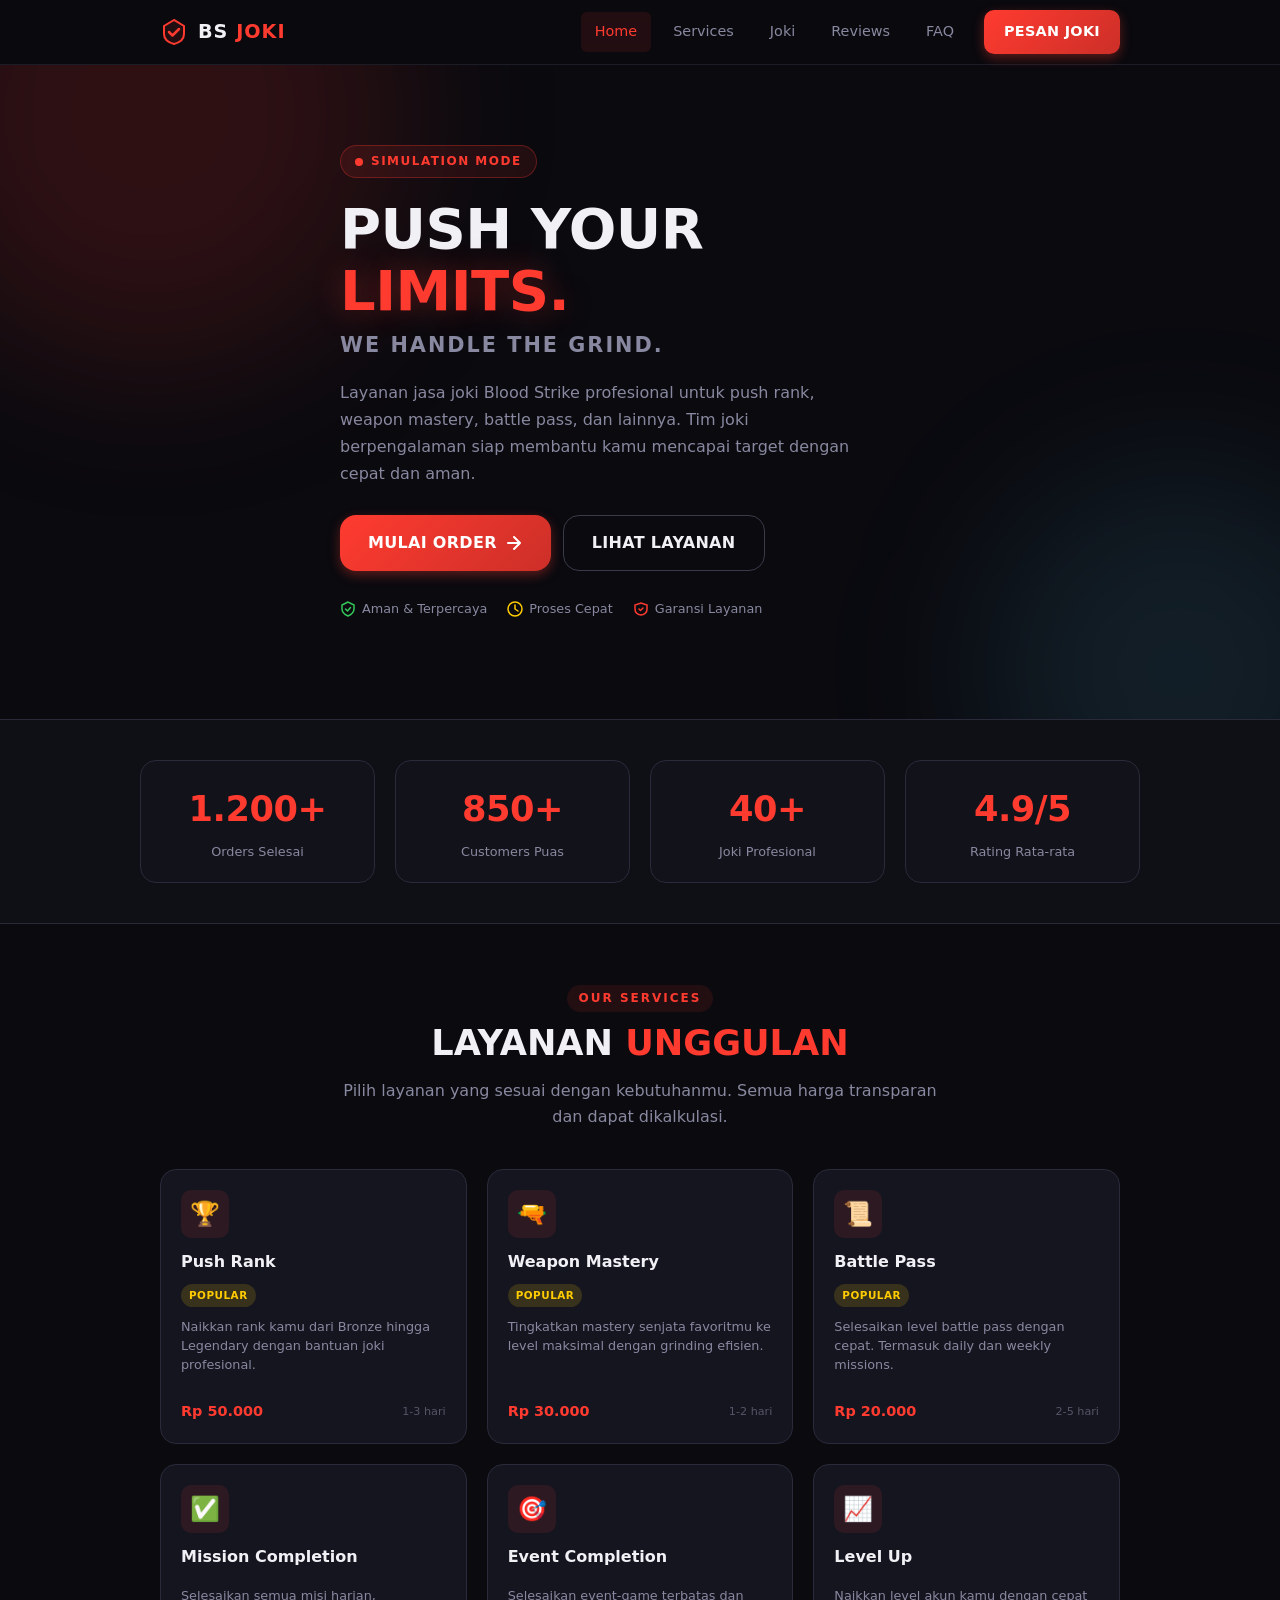
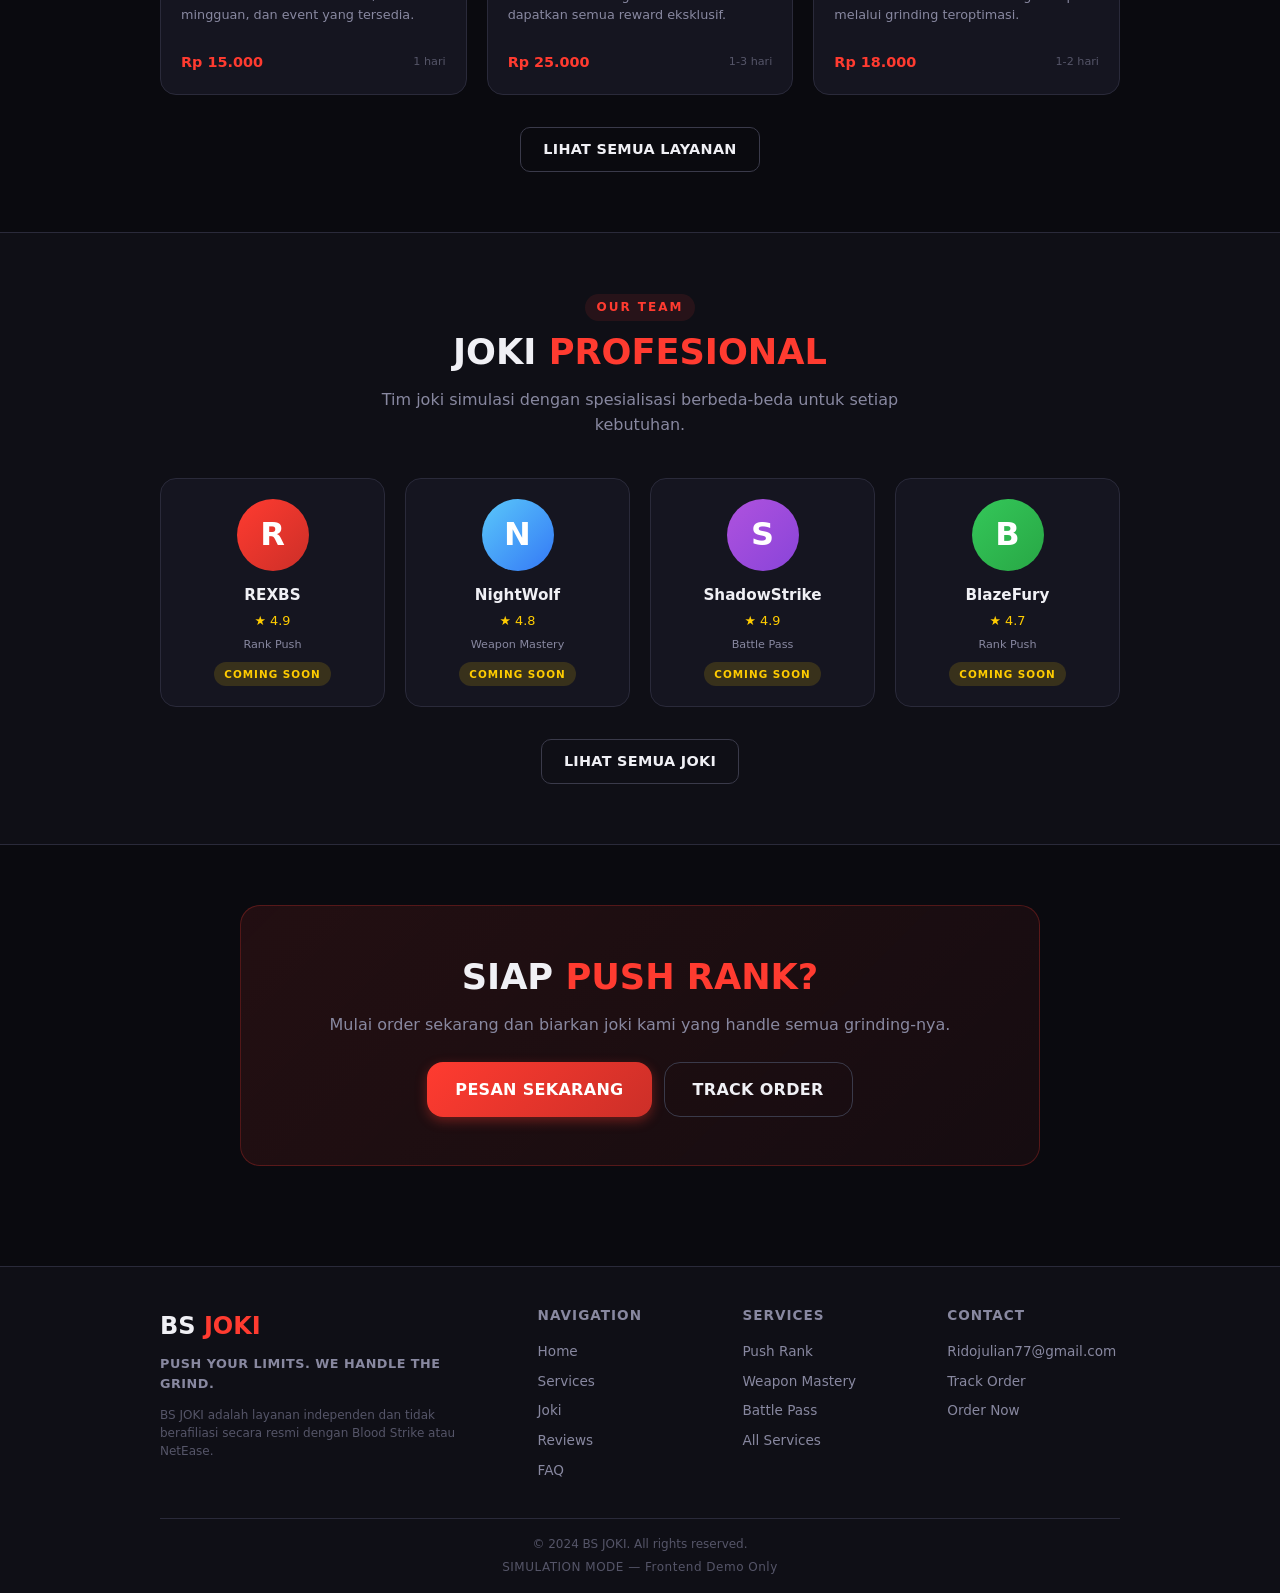
<file: index.html>
<!DOCTYPE html>
<html lang="id">
<head>
    <meta charset="UTF-8">
    <meta name="viewport" content="width=device-width, initial-scale=1.0">
    <title>BS JOKI — PUSH YOUR LIMITS. WE HANDLE THE GRIND.</title>
    <link rel="stylesheet" href="css/main.css">
    <link rel="stylesheet" href="css/navbar.css">
    <link rel="stylesheet" href="css/footer.css">
    <link rel="stylesheet" href="css/home.css">
    <link rel="stylesheet" href="css/responsive.css">
</head>
<body>

    <!-- NAVBAR -->
    <nav class="navbar" id="navbar" role="navigation" aria-label="Main navigation">
        <div class="navbar-container">
            <a href="index.html" class="navbar-brand" aria-label="BS JOKI Home">
                <span class="brand-svg" aria-hidden="true">
                    <svg width="28" height="28" viewBox="0 0 28 28" fill="none" xmlns="http://www.w3.org/2000/svg">
                        <path d="M14 2L4 8v8c0 5.5 4.5 8.5 10 10 5.5-1.5 10-4.5 10-10V8L14 2z" stroke="#ff3b30" stroke-width="2" fill="rgba(255,59,48,0.1)"/>
                        <path d="M9 14l3.5 3.5L19 11" stroke="#ff3b30" stroke-width="2.5" stroke-linecap="round" stroke-linejoin="round"/>
                    </svg>
                </span>
                <span class="brand-text">BS <span class="brand-highlight">JOKI</span></span>
            </a>
            <button class="navbar-toggle" id="navbarToggle" aria-label="Toggle navigation" aria-expanded="false" aria-controls="navbarMenu">
                <span class="hamburger-line"></span>
                <span class="hamburger-line"></span>
                <span class="hamburger-line"></span>
            </button>
            <div class="navbar-menu" id="navbarMenu" role="menu">
                <a href="index.html" class="nav-link active" role="menuitem">Home</a>
                <a href="pages/services.html" class="nav-link" role="menuitem">Services</a>
                <a href="pages/jokis.html" class="nav-link" role="menuitem">Joki</a>
                <a href="pages/reviews.html" class="nav-link" role="menuitem">Reviews</a>
                <a href="pages/faq.html" class="nav-link" role="menuitem">FAQ</a>
                <a href="pages/order.html" class="btn btn-accent navbar-cta" role="menuitem">PESAN JOKI</a>
            </div>
        </div>
    </nav>

    <!-- HERO -->
    <section class="hero" id="hero">
        <div class="hero-bg-glow hero-glow-1" aria-hidden="true"></div>
        <div class="hero-bg-glow hero-glow-2" aria-hidden="true"></div>
        <div class="hero-container">
            <div class="hero-content">
                <div class="hero-badge">
                    <span class="badge-dot"></span>
                    SIMULATION MODE
                </div>
                <h1 class="hero-title">
                    PUSH YOUR <span class="hero-title-accent">LIMITS.</span>
                </h1>
                <p class="hero-subtitle">WE HANDLE THE GRIND.</p>
                <p class="hero-description">
                    Layanan jasa joki Blood Strike profesional untuk push rank, weapon mastery, battle pass, dan lainnya. 
                    Tim joki berpengalaman siap membantu kamu mencapai target dengan cepat dan aman.
                </p>
                <div class="hero-actions">
                    <a href="pages/order.html" class="btn btn-accent btn-lg">
                        MULAI ORDER
                        <svg width="18" height="18" viewBox="0 0 18 18" fill="none" xmlns="http://www.w3.org/2000/svg" aria-hidden="true">
                            <path d="M3 9h12M9 3l6 6-6 6" stroke="currentColor" stroke-width="2" stroke-linecap="round" stroke-linejoin="round"/>
                        </svg>
                    </a>
                    <a href="pages/services.html" class="btn btn-outline btn-lg">LIHAT LAYANAN</a>
                </div>
                <div class="hero-trust">
                    <span class="trust-item">
                        <svg width="16" height="16" viewBox="0 0 16 16" fill="none" xmlns="http://www.w3.org/2000/svg" aria-hidden="true">
                            <path d="M8 1L2 4v4c0 3.5 2.5 5.5 6 7 3.5-1.5 6-3.5 6-7V4L8 1z" stroke="#34c759" stroke-width="1.5" fill="none"/>
                            <path d="M5.5 8l2 2 3-3.5" stroke="#34c759" stroke-width="1.5" stroke-linecap="round" stroke-linejoin="round"/>
                        </svg>
                        Aman & Terpercaya
                    </span>
                    <span class="trust-item">
                        <svg width="16" height="16" viewBox="0 0 16 16" fill="none" xmlns="http://www.w3.org/2000/svg" aria-hidden="true">
                            <circle cx="8" cy="8" r="7" stroke="#ffcc00" stroke-width="1.5" fill="none"/>
                            <path d="M8 4v4l3 2" stroke="#ffcc00" stroke-width="1.5" stroke-linecap="round" stroke-linejoin="round"/>
                        </svg>
                        Proses Cepat
                    </span>
                    <span class="trust-item">
                        <svg width="16" height="16" viewBox="0 0 16 16" fill="none" xmlns="http://www.w3.org/2000/svg" aria-hidden="true">
                            <path d="M2 8c0 3.5 2.5 5.5 6 6 3.5-.5 6-2.5 6-6V4L8 2 2 4v4z" stroke="#ff3b30" stroke-width="1.5" fill="none"/>
                            <path d="M6 8l1.5 1.5L10 7" stroke="#ff3b30" stroke-width="1.5" stroke-linecap="round" stroke-linejoin="round"/>
                        </svg>
                        Garansi Layanan
                    </span>
                </div>
            </div>
        </div>
    </section>

    <!-- STATISTICS -->
    <section class="stats-section" id="stats">
        <div class="stats-container">
            <div class="stat-card">
                <div class="stat-number" data-count="1200" data-suffix="+">0</div>
                <div class="stat-label">Orders Selesai</div>
            </div>
            <div class="stat-card">
                <div class="stat-number" data-count="850" data-suffix="+">0</div>
                <div class="stat-label">Customers Puas</div>
            </div>
            <div class="stat-card">
                <div class="stat-number" data-count="40" data-suffix="+">0</div>
                <div class="stat-label">Joki Profesional</div>
            </div>
            <div class="stat-card">
                <div class="stat-number" data-count="4.9" data-suffix="/5" data-decimal="1">0</div>
                <div class="stat-label">Rating Rata-rata</div>
            </div>
        </div>
    </section>

    <!-- SERVICES PREVIEW -->
    <section class="services-preview" id="services-preview">
        <div class="section-container">
            <div class="section-header">
                <span class="section-label">OUR SERVICES</span>
                <h2 class="section-title">LAYANAN <span class="title-accent">UNGGULAN</span></h2>
                <p class="section-description">Pilih layanan yang sesuai dengan kebutuhanmu. Semua harga transparan dan dapat dikalkulasi.</p>
            </div>
            <div class="services-grid" id="homeServicesGrid">
                <!-- Rendered by JS -->
            </div>
            <div class="section-actions">
                <a href="pages/services.html" class="btn btn-outline btn-md">LIHAT SEMUA LAYANAN</a>
            </div>
        </div>
    </section>

    <!-- JOKI PREVIEW -->
    <section class="joki-preview" id="joki-preview">
        <div class="section-container">
            <div class="section-header">
                <span class="section-label">OUR TEAM</span>
                <h2 class="section-title">JOKI <span class="title-accent">PROFESIONAL</span></h2>
                <p class="section-description">Tim joki simulasi dengan spesialisasi berbeda-beda untuk setiap kebutuhan.</p>
            </div>
            <div class="joki-preview-grid" id="homeJokiGrid">
                <!-- Rendered by JS -->
            </div>
            <div class="section-actions">
                <a href="pages/jokis.html" class="btn btn-outline btn-md">LIHAT SEMUA JOKI</a>
            </div>
        </div>
    </section>

    <!-- CTA SECTION -->
    <section class="cta-section" id="cta">
        <div class="cta-container">
            <div class="cta-content">
                <h2 class="cta-title">SIAP <span class="cta-accent">PUSH RANK?</span></h2>
                <p class="cta-text">Mulai order sekarang dan biarkan joki kami yang handle semua grinding-nya.</p>
                <div class="cta-actions">
                    <a href="pages/order.html" class="btn btn-accent btn-lg">PESAN SEKARANG</a>
                    <a href="pages/tracking.html" class="btn btn-outline btn-lg">TRACK ORDER</a>
                </div>
            </div>
        </div>
    </section>

    <!-- FOOTER -->
    <footer class="footer" role="contentinfo">
        <div class="footer-container">
            <div class="footer-grid">
                <div class="footer-brand-col">
                    <a href="index.html" class="footer-brand">BS <span>JOKI</span></a>
                    <p class="footer-tagline">PUSH YOUR LIMITS. WE HANDLE THE GRIND.</p>
                    <p class="footer-disclaimer">BS JOKI adalah layanan independen dan tidak berafiliasi secara resmi dengan Blood Strike atau NetEase.</p>
                </div>
                <div class="footer-col">
                    <h4 class="footer-heading">Navigation</h4>
                    <a href="index.html" class="footer-link">Home</a>
                    <a href="pages/services.html" class="footer-link">Services</a>
                    <a href="pages/jokis.html" class="footer-link">Joki</a>
                    <a href="pages/reviews.html" class="footer-link">Reviews</a>
                    <a href="pages/faq.html" class="footer-link">FAQ</a>
                </div>
                <div class="footer-col">
                    <h4 class="footer-heading">Services</h4>
                    <a href="pages/push-rank.html" class="footer-link">Push Rank</a>
                    <a href="pages/weapon-mastery.html" class="footer-link">Weapon Mastery</a>
                    <a href="pages/battle-pass.html" class="footer-link">Battle Pass</a>
                    <a href="pages/services.html" class="footer-link">All Services</a>
                </div>
                <div class="footer-col">
                    <h4 class="footer-heading">Contact</h4>
                    <a href="mailto:Ridojulian77@gmail.com" class="footer-link footer-email">Ridojulian77@gmail.com</a>
                    <a href="pages/tracking.html" class="footer-link">Track Order</a>
                    <a href="pages/order.html" class="footer-link">Order Now</a>
                </div>
            </div>
            <div class="footer-bottom">
                <p>&copy; 2024 BS JOKI. All rights reserved.</p>
                <p class="footer-sim-label">SIMULATION MODE — Frontend Demo Only</p>
            </div>
        </div>
    </footer>

    <!-- Toast Container -->
    <div id="toastContainer" class="toast-container" aria-live="polite" aria-atomic="true"></div>

    <!-- Modal Container -->
    <div id="modalContainer" class="modal-container" aria-hidden="true"></div>

    <!-- Scripts -->
    <script src="data/services.js"></script>
    <script src="data/jokis.js"></script>
    <script src="js/main.js"></script>
    <script src="js/navbar.js"></script>
    <script src="js/services.js"></script>
    <script src="js/jokis.js"></script>
</body>
</html>
</file>
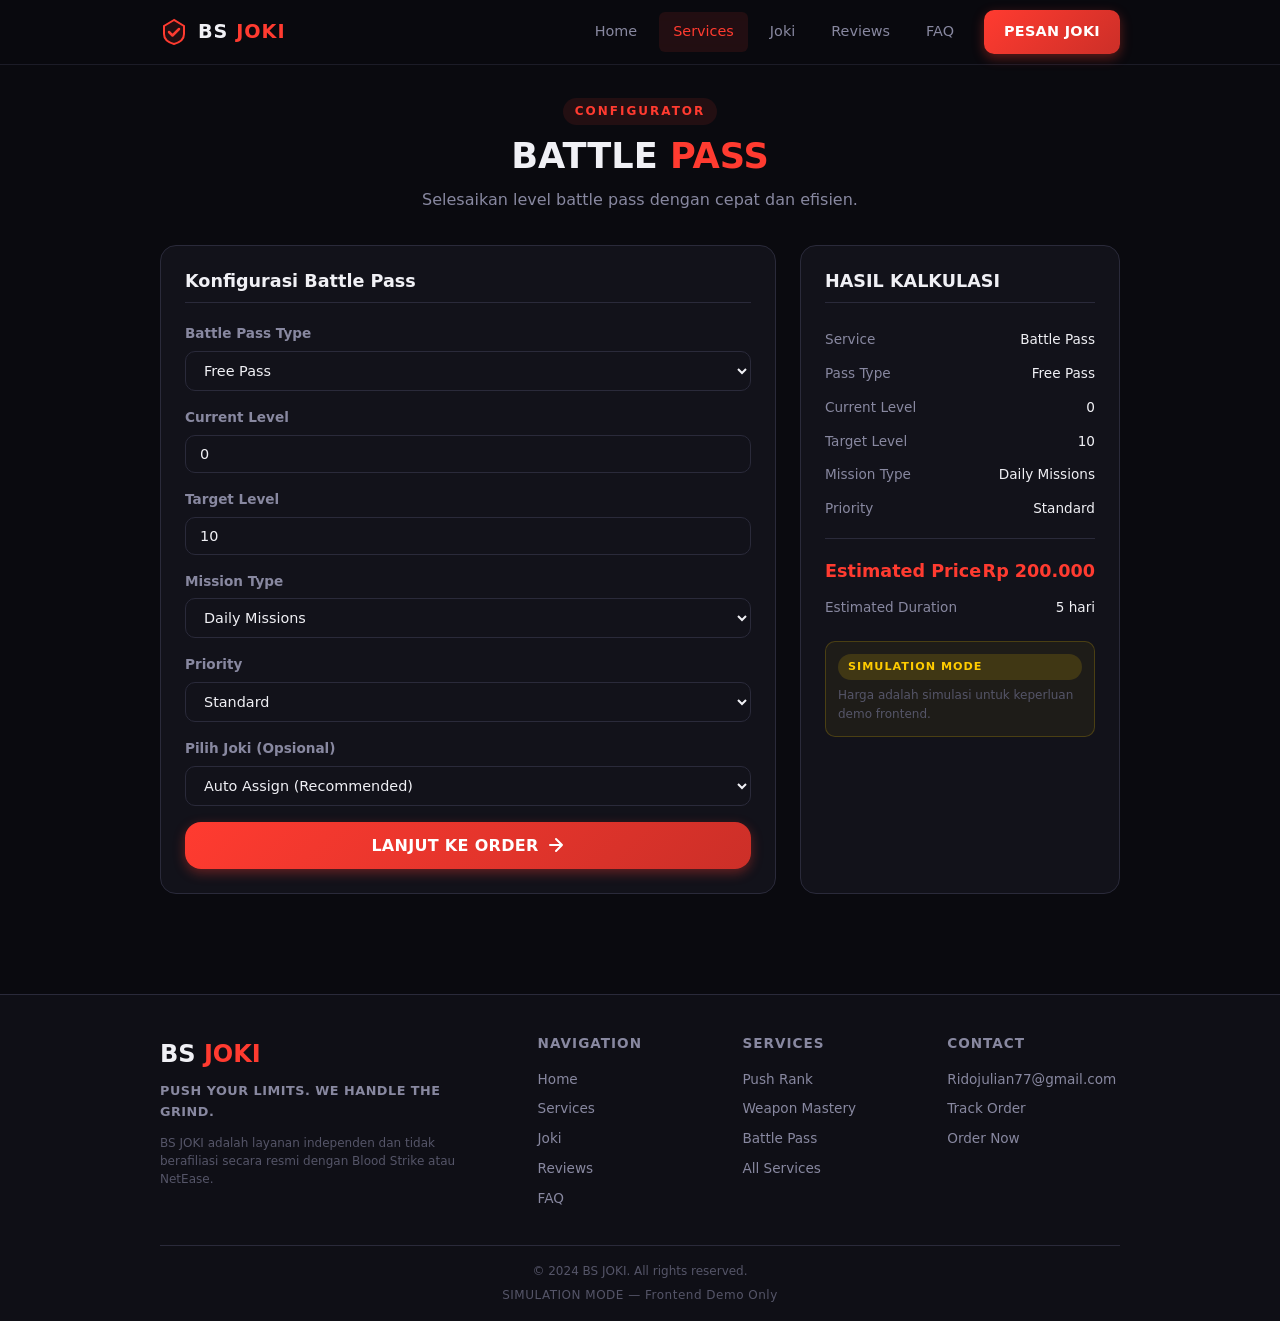
<file: pages/battel-pass.html>
<!DOCTYPE html>
<html lang="id">
<head>
    <meta charset="UTF-8">
    <meta name="viewport" content="width=device-width, initial-scale=1.0">
    <title>Battle Pass — BS JOKI</title>
    <link rel="stylesheet" href="../css/main.css">
    <link rel="stylesheet" href="../css/navbar.css">
    <link rel="stylesheet" href="../css/footer.css">
    <link rel="stylesheet" href="../css/services.css">
    <link rel="stylesheet" href="../css/order.css">
    <link rel="stylesheet" href="../css/responsive.css">
</head>
<body>

    <!-- NAVBAR -->
    <nav class="navbar" id="navbar" role="navigation" aria-label="Main navigation">
        <div class="navbar-container">
            <a href="../index.html" class="navbar-brand" aria-label="BS JOKI Home">
                <span class="brand-svg" aria-hidden="true">
                    <svg width="28" height="28" viewBox="0 0 28 28" fill="none" xmlns="http://www.w3.org/2000/svg">
                        <path d="M14 2L4 8v8c0 5.5 4.5 8.5 10 10 5.5-1.5 10-4.5 10-10V8L14 2z" stroke="#ff3b30" stroke-width="2" fill="rgba(255,59,48,0.1)"/>
                        <path d="M9 14l3.5 3.5L19 11" stroke="#ff3b30" stroke-width="2.5" stroke-linecap="round" stroke-linejoin="round"/>
                    </svg>
                </span>
                <span class="brand-text">BS <span class="brand-highlight">JOKI</span></span>
            </a>
            <button class="navbar-toggle" id="navbarToggle" aria-label="Toggle navigation" aria-expanded="false" aria-controls="navbarMenu">
                <span class="hamburger-line"></span>
                <span class="hamburger-line"></span>
                <span class="hamburger-line"></span>
            </button>
            <div class="navbar-menu" id="navbarMenu" role="menu">
                <a href="../index.html" class="nav-link" role="menuitem">Home</a>
                <a href="services.html" class="nav-link active" role="menuitem">Services</a>
                <a href="jokis.html" class="nav-link" role="menuitem">Joki</a>
                <a href="reviews.html" class="nav-link" role="menuitem">Reviews</a>
                <a href="faq.html" class="nav-link" role="menuitem">FAQ</a>
                <a href="order.html" class="btn btn-accent navbar-cta" role="menuitem">PESAN JOKI</a>
            </div>
        </div>
    </nav>

    <!-- BATTLE PASS CONFIGURATOR -->
    <main class="page-main config-page">
        <div class="page-header">
            <span class="section-label">CONFIGURATOR</span>
            <h1 class="page-title">BATTLE <span class="title-accent">PASS</span></h1>
            <p class="page-description">Selesaikan level battle pass dengan cepat dan efisien.</p>
        </div>

        <div class="config-layout">
            <div class="config-form-card">
                <h2 class="config-title">Konfigurasi Battle Pass</h2>

                <div class="form-group">
                    <label for="bpType" class="form-label">Battle Pass Type</label>
                    <select id="bpType" class="form-select" aria-label="Battle pass type">
                        <option value="free">Free Pass</option>
                        <option value="premium">Premium Pass</option>
                        <option value="elite">Elite Pass</option>
                    </select>
                </div>

                <div class="form-group">
                    <label for="bpCurrentLevel" class="form-label">Current Level</label>
                    <input type="number" id="bpCurrentLevel" class="form-input" min="0" max="100" value="0" aria-label="Current battle pass level">
                </div>

                <div class="form-group">
                    <label for="bpTargetLevel" class="form-label">Target Level</label>
                    <input type="number" id="bpTargetLevel" class="form-input" min="1" max="100" value="10" aria-label="Target battle pass level">
                </div>

                <div class="form-group">
                    <label for="bpMissionType" class="form-label">Mission Type</label>
                    <select id="bpMissionType" class="form-select" aria-label="Mission type">
                        <option value="daily">Daily Missions</option>
                        <option value="weekly">Weekly Missions</option>
                        <option value="event">Event Missions</option>
                        <option value="all">All Missions</option>
                    </select>
                </div>

                <div class="form-group">
                    <label for="bpPriority" class="form-label">Priority</label>
                    <select id="bpPriority" class="form-select" aria-label="Priority level">
                        <option value="standard">Standard</option>
                        <option value="fast">Fast</option>
                        <option value="express">Express</option>
                    </select>
                </div>

                <div class="form-group">
                    <label for="bpJokiSelect" class="form-label">Pilih Joki (Opsional)</label>
                    <select id="bpJokiSelect" class="form-select" aria-label="Select joki">
                        <option value="">Auto Assign (Recommended)</option>
                    </select>
                </div>

                <button class="btn btn-accent btn-lg btn-block" id="bpContinueToOrder">
                    LANJUT KE ORDER
                    <svg width="18" height="18" viewBox="0 0 18 18" fill="none" xmlns="http://www.w3.org/2000/svg" aria-hidden="true">
                        <path d="M3 9h12M9 3l6 6-6 6" stroke="currentColor" stroke-width="2" stroke-linecap="round" stroke-linejoin="round"/>
                    </svg>
                </button>
            </div>

            <div class="config-summary-card" id="bpConfigSummary">
                <h2 class="config-title">HASIL KALKULASI</h2>
                <div class="summary-row">
                    <span>Service</span>
                    <span>Battle Pass</span>
                </div>
                <div class="summary-row">
                    <span>Pass Type</span>
                    <span id="bpSummaryType">Free Pass</span>
                </div>
                <div class="summary-row">
                    <span>Current Level</span>
                    <span id="bpSummaryCurrent">0</span>
                </div>
                <div class="summary-row">
                    <span>Target Level</span>
                    <span id="bpSummaryTarget">10</span>
                </div>
                <div class="summary-row">
                    <span>Mission Type</span>
                    <span id="bpSummaryMission">Daily Missions</span>
                </div>
                <div class="summary-row">
                    <span>Priority</span>
                    <span id="bpSummaryPriority">Standard</span>
                </div>
                <div class="summary-divider"></div>
                <div class="summary-row summary-total">
                    <span>Estimated Price</span>
                    <span id="bpSummaryPrice">Rp 25.000</span>
                </div>
                <div class="summary-row">
                    <span>Estimated Duration</span>
                    <span id="bpSummaryDuration">1-2 hari</span>
                </div>
                <div class="summary-note">
                    <span class="simulation-badge">SIMULATION MODE</span>
                    <p>Harga adalah simulasi untuk keperluan demo frontend.</p>
                </div>
            </div>
        </div>
    </main>

    <!-- FOOTER -->
    <footer class="footer" role="contentinfo">
        <div class="footer-container">
            <div class="footer-grid">
                <div class="footer-brand-col">
                    <a href="../index.html" class="footer-brand">BS <span>JOKI</span></a>
                    <p class="footer-tagline">PUSH YOUR LIMITS. WE HANDLE THE GRIND.</p>
                    <p class="footer-disclaimer">BS JOKI adalah layanan independen dan tidak berafiliasi secara resmi dengan Blood Strike atau NetEase.</p>
                </div>
                <div class="footer-col">
                    <h4 class="footer-heading">Navigation</h4>
                    <a href="../index.html" class="footer-link">Home</a>
                    <a href="services.html" class="footer-link">Services</a>
                    <a href="jokis.html" class="footer-link">Joki</a>
                    <a href="reviews.html" class="footer-link">Reviews</a>
                    <a href="faq.html" class="footer-link">FAQ</a>
                </div>
                <div class="footer-col">
                    <h4 class="footer-heading">Services</h4>
                    <a href="push-rank.html" class="footer-link">Push Rank</a>
                    <a href="weapon-mastery.html" class="footer-link">Weapon Mastery</a>
                    <a href="battle-pass.html" class="footer-link">Battle Pass</a>
                    <a href="services.html" class="footer-link">All Services</a>
                </div>
                <div class="footer-col">
                    <h4 class="footer-heading">Contact</h4>
                    <a href="mailto:Ridojulian77@gmail.com" class="footer-link footer-email">Ridojulian77@gmail.com</a>
                    <a href="tracking.html" class="footer-link">Track Order</a>
                    <a href="order.html" class="footer-link">Order Now</a>
                </div>
            </div>
            <div class="footer-bottom">
                <p>&copy; 2024 BS JOKI. All rights reserved.</p>
                <p class="footer-sim-label">SIMULATION MODE — Frontend Demo Only</p>
            </div>
        </div>
    </footer>

    <!-- Toast Container -->
    <div id="toastContainer" class="toast-container" aria-live="polite" aria-atomic="true"></div>

    <!-- Modal Container -->
    <div id="modalContainer" class="modal-container" aria-hidden="true"></div>

    <!-- Scripts -->
    <script src="../data/services.js"></script>
    <script src="../data/jokis.js"></script>
    <script src="../js/main.js"></script>
    <script src="../js/navbar.js"></script>
    <script src="../js/order.js"></script>
</body>
</html>
</file>
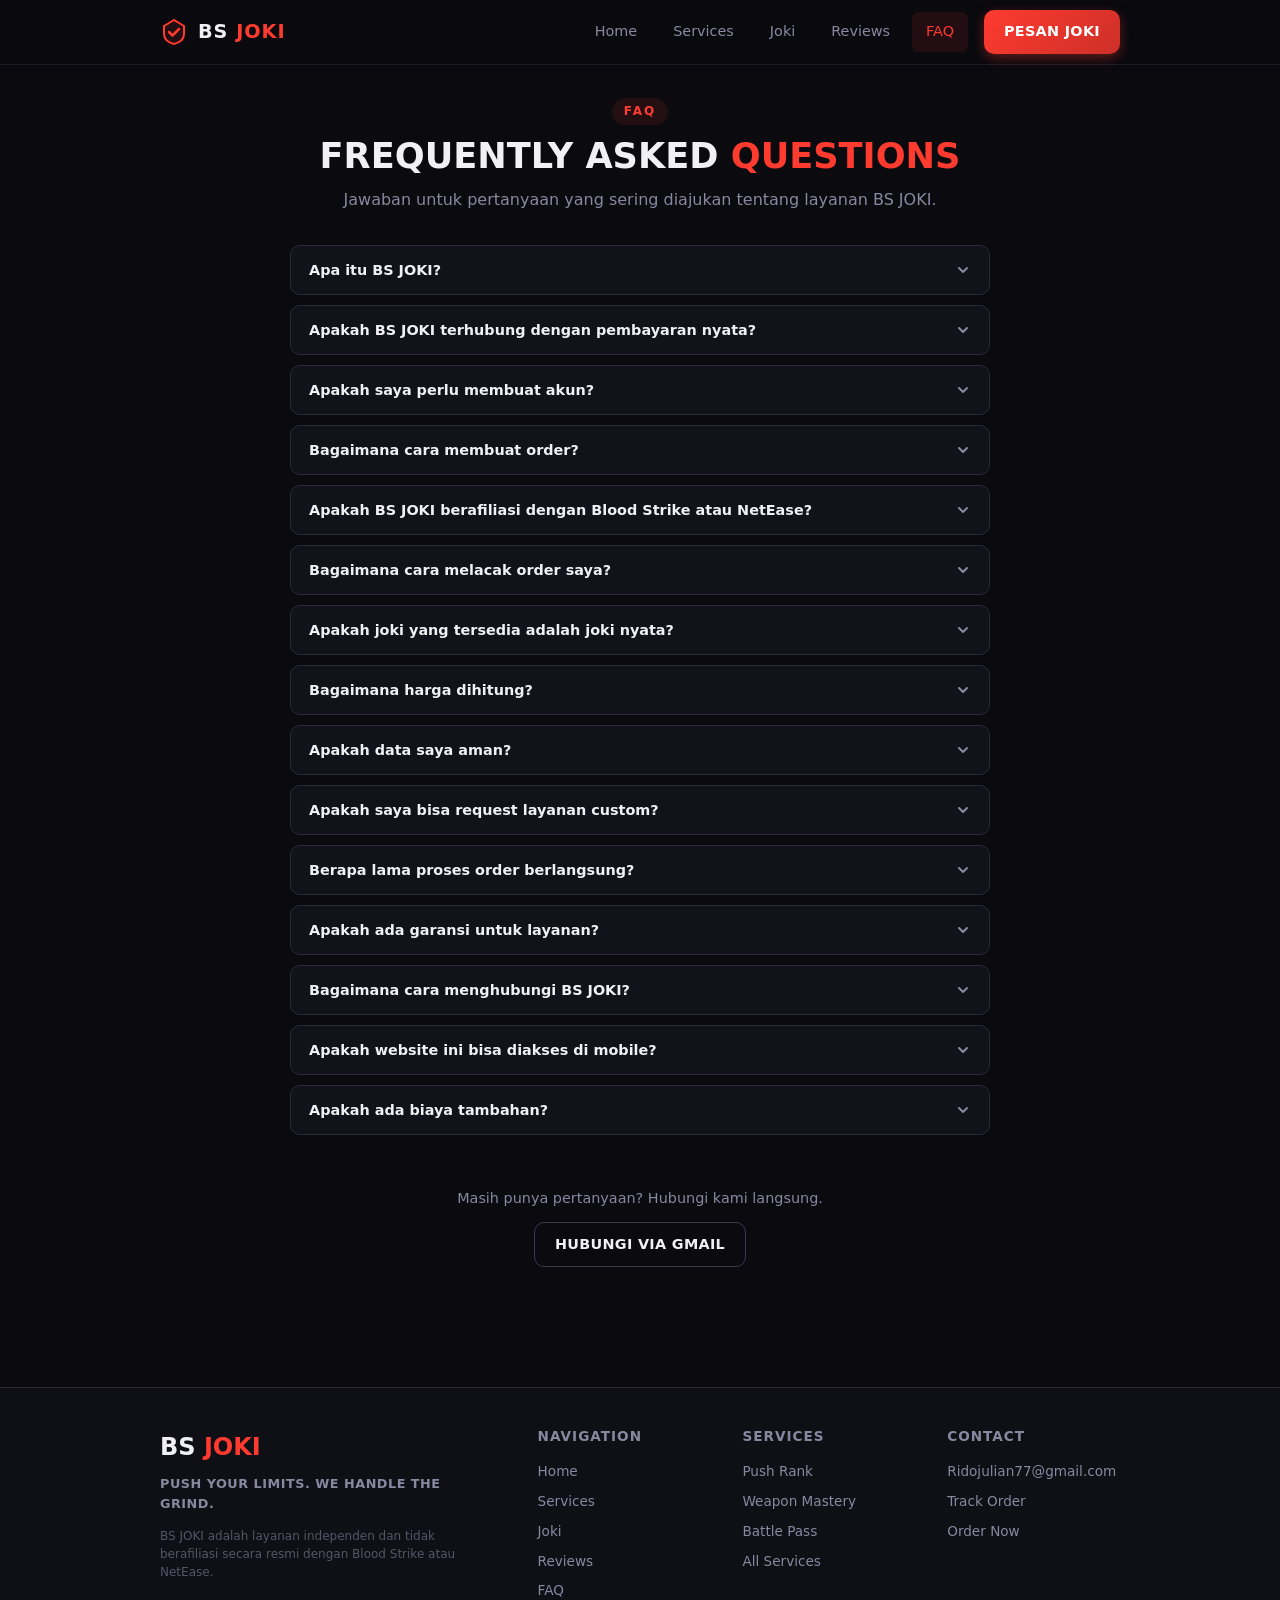
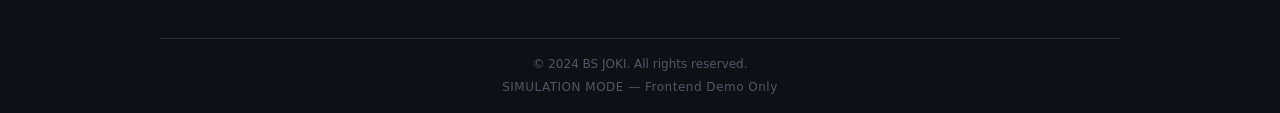
<file: pages/faq.html>
<!DOCTYPE html>
<html lang="id">
<head>
    <meta charset="UTF-8">
    <meta name="viewport" content="width=device-width, initial-scale=1.0">
    <title>FAQ — BS JOKI</title>
    <link rel="stylesheet" href="../css/main.css">
    <link rel="stylesheet" href="../css/navbar.css">
    <link rel="stylesheet" href="../css/footer.css">
    <link rel="stylesheet" href="../css/services.css">
    <link rel="stylesheet" href="../css/responsive.css">
</head>
<body>

    <!-- NAVBAR -->
    <nav class="navbar" id="navbar" role="navigation" aria-label="Main navigation">
        <div class="navbar-container">
            <a href="../index.html" class="navbar-brand" aria-label="BS JOKI Home">
                <span class="brand-svg" aria-hidden="true">
                    <svg width="28" height="28" viewBox="0 0 28 28" fill="none" xmlns="http://www.w3.org/2000/svg">
                        <path d="M14 2L4 8v8c0 5.5 4.5 8.5 10 10 5.5-1.5 10-4.5 10-10V8L14 2z" stroke="#ff3b30" stroke-width="2" fill="rgba(255,59,48,0.1)"/>
                        <path d="M9 14l3.5 3.5L19 11" stroke="#ff3b30" stroke-width="2.5" stroke-linecap="round" stroke-linejoin="round"/>
                    </svg>
                </span>
                <span class="brand-text">BS <span class="brand-highlight">JOKI</span></span>
            </a>
            <button class="navbar-toggle" id="navbarToggle" aria-label="Toggle navigation" aria-expanded="false" aria-controls="navbarMenu">
                <span class="hamburger-line"></span>
                <span class="hamburger-line"></span>
                <span class="hamburger-line"></span>
            </button>
            <div class="navbar-menu" id="navbarMenu" role="menu">
                <a href="../index.html" class="nav-link" role="menuitem">Home</a>
                <a href="services.html" class="nav-link" role="menuitem">Services</a>
                <a href="jokis.html" class="nav-link" role="menuitem">Joki</a>
                <a href="reviews.html" class="nav-link" role="menuitem">Reviews</a>
                <a href="faq.html" class="nav-link active" role="menuitem">FAQ</a>
                <a href="order.html" class="btn btn-accent navbar-cta" role="menuitem">PESAN JOKI</a>
            </div>
        </div>
    </nav>

    <!-- FAQ PAGE -->
    <main class="page-main faq-page">
        <div class="page-header">
            <span class="section-label">FAQ</span>
            <h1 class="page-title">FREQUENTLY ASKED <span class="title-accent">QUESTIONS</span></h1>
            <p class="page-description">Jawaban untuk pertanyaan yang sering diajukan tentang layanan BS JOKI.</p>
        </div>

        <div class="faq-container" id="faqContainer">
            <!-- Rendered by JS -->
        </div>

        <div class="faq-contact-bottom">
            <p>Masih punya pertanyaan? Hubungi kami langsung.</p>
            <a href="mailto:Ridojulian77@gmail.com" class="btn btn-outline">HUBUNGI VIA GMAIL</a>
        </div>
    </main>

    <!-- FOOTER -->
    <footer class="footer" role="contentinfo">
        <div class="footer-container">
            <div class="footer-grid">
                <div class="footer-brand-col">
                    <a href="../index.html" class="footer-brand">BS <span>JOKI</span></a>
                    <p class="footer-tagline">PUSH YOUR LIMITS. WE HANDLE THE GRIND.</p>
                    <p class="footer-disclaimer">BS JOKI adalah layanan independen dan tidak berafiliasi secara resmi dengan Blood Strike atau NetEase.</p>
                </div>
                <div class="footer-col">
                    <h4 class="footer-heading">Navigation</h4>
                    <a href="../index.html" class="footer-link">Home</a>
                    <a href="services.html" class="footer-link">Services</a>
                    <a href="jokis.html" class="footer-link">Joki</a>
                    <a href="reviews.html" class="footer-link">Reviews</a>
                    <a href="faq.html" class="footer-link">FAQ</a>
                </div>
                <div class="footer-col">
                    <h4 class="footer-heading">Services</h4>
                    <a href="push-rank.html" class="footer-link">Push Rank</a>
                    <a href="weapon-mastery.html" class="footer-link">Weapon Mastery</a>
                    <a href="battle-pass.html" class="footer-link">Battle Pass</a>
                    <a href="services.html" class="footer-link">All Services</a>
                </div>
                <div class="footer-col">
                    <h4 class="footer-heading">Contact</h4>
                    <a href="mailto:Ridojulian77@gmail.com" class="footer-link footer-email">Ridojulian77@gmail.com</a>
                    <a href="tracking.html" class="footer-link">Track Order</a>
                    <a href="order.html" class="footer-link">Order Now</a>
                </div>
            </div>
            <div class="footer-bottom">
                <p>&copy; 2024 BS JOKI. All rights reserved.</p>
                <p class="footer-sim-label">SIMULATION MODE — Frontend Demo Only</p>
            </div>
        </div>
    </footer>

    <!-- Toast Container -->
    <div id="toastContainer" class="toast-container" aria-live="polite" aria-atomic="true"></div>

    <!-- Modal Container -->
    <div id="modalContainer" class="modal-container" aria-hidden="true"></div>

    <!-- Scripts -->
    <script src="../js/main.js"></script>
    <script src="../js/navbar.js"></script>
    <script>
        // FAQ accordion is handled inline for simplicity
        (function() {
            const container = document.getElementById('faqContainer');
            if (!container) return;
            
            const faqs = [
                { q: "Apa itu BS JOKI?", a: "BS JOKI adalah layanan jasa joki Blood Strike yang membantu pemain mencapai target rank, menyelesaikan battle pass, meningkatkan weapon mastery, dan menyelesaikan misi dalam game. Versi ini adalah simulasi frontend untuk demo." },
                { q: "Apakah BS JOKI terhubung dengan pembayaran nyata?", a: "Tidak. Versi ini adalah frontend simulation dan belum terhubung ke pembayaran nyata. Semua order disimpan di LocalStorage browser kamu sebagai simulasi." },
                { q: "Apakah saya perlu membuat akun?", a: "Tidak perlu. Kamu bisa langsung menggunakan website tanpa login atau register. Semua data order disimpan di browser kamu sendiri." },
                { q: "Bagaimana cara membuat order?", a: "Klik tombol 'PESAN JOKI' atau buka halaman Order. Isi form yang tersedia, pilih layanan, konfigurasi detail, lalu submit. Kamu akan mendapatkan Order ID untuk tracking." },
                { q: "Apakah BS JOKI berafiliasi dengan Blood Strike atau NetEase?", a: "Tidak. BS JOKI adalah layanan independen dan tidak berafiliasi secara resmi dengan Blood Strike atau NetEase Games." },
                { q: "Bagaimana cara melacak order saya?", a: "Buka halaman Tracking, masukkan Order ID kamu (format: BS-XXXXXX), lalu klik TRACK ORDER. Kamu akan melihat status, progress, dan timeline order." },
                { q: "Apakah joki yang tersedia adalah joki nyata?", a: "Tidak. Semua profil joki di halaman Joki adalah simulasi untuk keperluan demo. Statusnya COMING SOON dan belum tersedia untuk pekerjaan nyata." },
                { q: "Bagaimana harga dihitung?", a: "Harga dihitung berdasarkan beberapa faktor: jenis layanan, perbedaan rank/level, mode permainan, prioritas, dan server. Kamu bisa melihat estimasi harga langsung di halaman konfigurator." },
                { q: "Apakah data saya aman?", a: "Semua data yang kamu masukkan hanya disimpan di LocalStorage browser kamu sendiri. Tidak ada data yang dikirim ke server karena ini adalah frontend-only simulation." },
                { q: "Apakah saya bisa request layanan custom?", a: "Ya, kami menyediakan layanan Custom Request. Kamu bisa menghubungi kami via Gmail untuk mendiskusikan kebutuhan spesifik kamu." },
                { q: "Berapa lama proses order berlangsung?", a: "Estimasi durasi tergantung pada layanan dan prioritas yang dipilih. Standar biasanya 1-3 hari, Fast 12-24 jam, Express 6-12 jam. Ini adalah estimasi simulasi." },
                { q: "Apakah ada garansi untuk layanan?", a: "Dalam versi simulasi ini, kami menampilkan garansi sebagai fitur demo. Untuk layanan nyata, silakan hubungi kami via Gmail untuk detail lebih lanjut." },
                { q: "Bagaimana cara menghubungi BS JOKI?", a: "Kamu bisa menghubungi kami melalui email di Ridojulian77@gmail.com atau klik tombol 'HUBUNGI VIA GMAIL' di berbagai halaman." },
                { q: "Apakah website ini bisa diakses di mobile?", a: "Ya, website ini dirancang responsif dan bisa diakses dari berbagai ukuran layar, mulai dari 320px hingga 1920px." },
                { q: "Apakah ada biaya tambahan?", a: "Tidak ada biaya tambahan dalam versi simulasi ini. Semua harga yang ditampilkan adalah estimasi final untuk keperluan demo." }
            ];
            
            let html = '';
            faqs.forEach(function(faq, index) {
                const itemId = 'faq-item-' + index;
                html += '<div class="faq-item">';
                html += '<button class="faq-question" id="faq-btn-' + index + '" aria-expanded="false" aria-controls="faq-panel-' + index + '">';
                html += '<span>' + faq.q + '</span>';
                html += '<svg class="faq-chevron" width="16" height="16" viewBox="0 0 16 16" fill="none" xmlns="http://www.w3.org/2000/svg" aria-hidden="true">';
                html += '<path d="M4 6l4 4 4-4" stroke="currentColor" stroke-width="2" stroke-linecap="round" stroke-linejoin="round"/>';
                html += '</svg>';
                html += '</button>';
                html += '<div class="faq-answer" id="faq-panel-' + index + '" role="region" aria-labelledby="faq-btn-' + index + '" style="max-height:0;overflow:hidden;transition:max-height 0.3s ease;">';
                html += '<p>' + faq.a + '</p>';
                html += '</div>';
                html += '</div>';
            });
            
            container.innerHTML = html;
            
            container.addEventListener('click', function(e) {
                const btn = e.target.closest('.faq-question');
                if (!btn) return;
                const index = btn.id.replace('faq-btn-', '');
                const panel = document.getElementById('faq-panel-' + index);
                const isExpanded = btn.getAttribute('aria-expanded') === 'true';
                
                btn.setAttribute('aria-expanded', !isExpanded);
                
                if (!isExpanded) {
                    panel.style.maxHeight = panel.scrollHeight + 'px';
                } else {
                    panel.style.maxHeight = '0';
                }
            });
        })();
    </script>
</body>
</html>
</file>
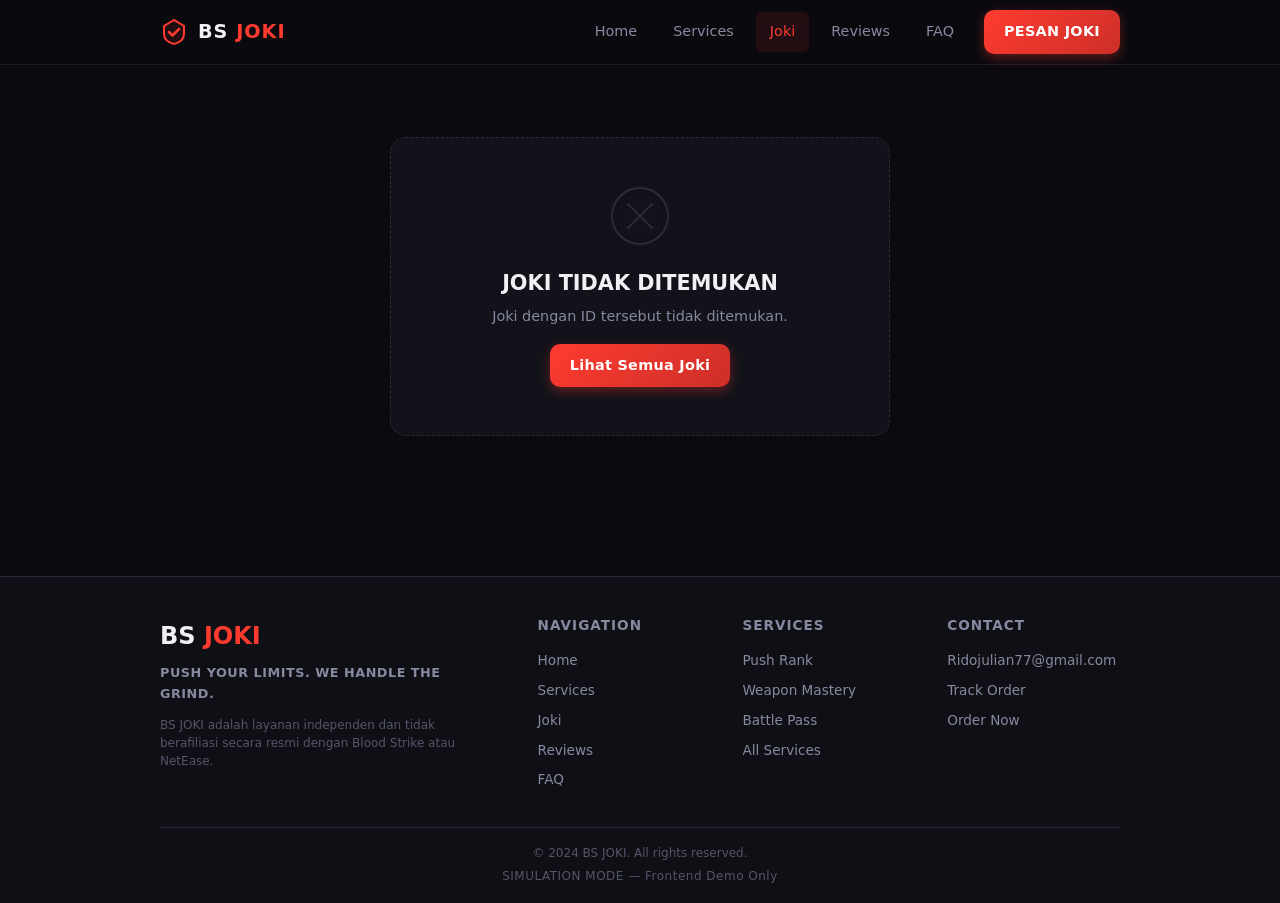
<file: pages/joki-detail.html>
<!DOCTYPE html>
<html lang="id">
<head>
    <meta charset="UTF-8">
    <meta name="viewport" content="width=device-width, initial-scale=1.0">
    <title>Joki Detail — BS JOKI</title>
    <link rel="stylesheet" href="../css/main.css">
    <link rel="stylesheet" href="../css/navbar.css">
    <link rel="stylesheet" href="../css/footer.css">
    <link rel="stylesheet" href="../css/jokis.css">
    <link rel="stylesheet" href="../css/responsive.css">
</head>
<body>

    <!-- NAVBAR -->
    <nav class="navbar" id="navbar" role="navigation" aria-label="Main navigation">
        <div class="navbar-container">
            <a href="../index.html" class="navbar-brand" aria-label="BS JOKI Home">
                <span class="brand-svg" aria-hidden="true">
                    <svg width="28" height="28" viewBox="0 0 28 28" fill="none" xmlns="http://www.w3.org/2000/svg">
                        <path d="M14 2L4 8v8c0 5.5 4.5 8.5 10 10 5.5-1.5 10-4.5 10-10V8L14 2z" stroke="#ff3b30" stroke-width="2" fill="rgba(255,59,48,0.1)"/>
                        <path d="M9 14l3.5 3.5L19 11" stroke="#ff3b30" stroke-width="2.5" stroke-linecap="round" stroke-linejoin="round"/>
                    </svg>
                </span>
                <span class="brand-text">BS <span class="brand-highlight">JOKI</span></span>
            </a>
            <button class="navbar-toggle" id="navbarToggle" aria-label="Toggle navigation" aria-expanded="false" aria-controls="navbarMenu">
                <span class="hamburger-line"></span>
                <span class="hamburger-line"></span>
                <span class="hamburger-line"></span>
            </button>
            <div class="navbar-menu" id="navbarMenu" role="menu">
                <a href="../index.html" class="nav-link" role="menuitem">Home</a>
                <a href="services.html" class="nav-link" role="menuitem">Services</a>
                <a href="jokis.html" class="nav-link active" role="menuitem">Joki</a>
                <a href="reviews.html" class="nav-link" role="menuitem">Reviews</a>
                <a href="faq.html" class="nav-link" role="menuitem">FAQ</a>
                <a href="order.html" class="btn btn-accent navbar-cta" role="menuitem">PESAN JOKI</a>
            </div>
        </div>
    </nav>

    <!-- JOKI DETAIL PAGE -->
    <main class="page-main joki-detail-page">
        <div id="jokiDetailContainer">
            <!-- Rendered by JS -->
        </div>
    </main>

    <!-- FOOTER -->
    <footer class="footer" role="contentinfo">
        <div class="footer-container">
            <div class="footer-grid">
                <div class="footer-brand-col">
                    <a href="../index.html" class="footer-brand">BS <span>JOKI</span></a>
                    <p class="footer-tagline">PUSH YOUR LIMITS. WE HANDLE THE GRIND.</p>
                    <p class="footer-disclaimer">BS JOKI adalah layanan independen dan tidak berafiliasi secara resmi dengan Blood Strike atau NetEase.</p>
                </div>
                <div class="footer-col">
                    <h4 class="footer-heading">Navigation</h4>
                    <a href="../index.html" class="footer-link">Home</a>
                    <a href="services.html" class="footer-link">Services</a>
                    <a href="jokis.html" class="footer-link">Joki</a>
                    <a href="reviews.html" class="footer-link">Reviews</a>
                    <a href="faq.html" class="footer-link">FAQ</a>
                </div>
                <div class="footer-col">
                    <h4 class="footer-heading">Services</h4>
                    <a href="push-rank.html" class="footer-link">Push Rank</a>
                    <a href="weapon-mastery.html" class="footer-link">Weapon Mastery</a>
                    <a href="battle-pass.html" class="footer-link">Battle Pass</a>
                    <a href="services.html" class="footer-link">All Services</a>
                </div>
                <div class="footer-col">
                    <h4 class="footer-heading">Contact</h4>
                    <a href="mailto:Ridojulian77@gmail.com" class="footer-link footer-email">Ridojulian77@gmail.com</a>
                    <a href="tracking.html" class="footer-link">Track Order</a>
                    <a href="order.html" class="footer-link">Order Now</a>
                </div>
            </div>
            <div class="footer-bottom">
                <p>&copy; 2024 BS JOKI. All rights reserved.</p>
                <p class="footer-sim-label">SIMULATION MODE — Frontend Demo Only</p>
            </div>
        </div>
    </footer>

    <!-- Toast Container -->
    <div id="toastContainer" class="toast-container" aria-live="polite" aria-atomic="true"></div>

    <!-- Modal Container -->
    <div id="modalContainer" class="modal-container" aria-hidden="true"></div>

    <!-- Scripts -->
    <script src="../data/jokis.js"></script>
    <script src="../data/reviews.js"></script>
    <script src="../js/main.js"></script>
    <script src="../js/navbar.js"></script>
    <script src="../js/jokis.js"></script>
</body>
</html>
</file>
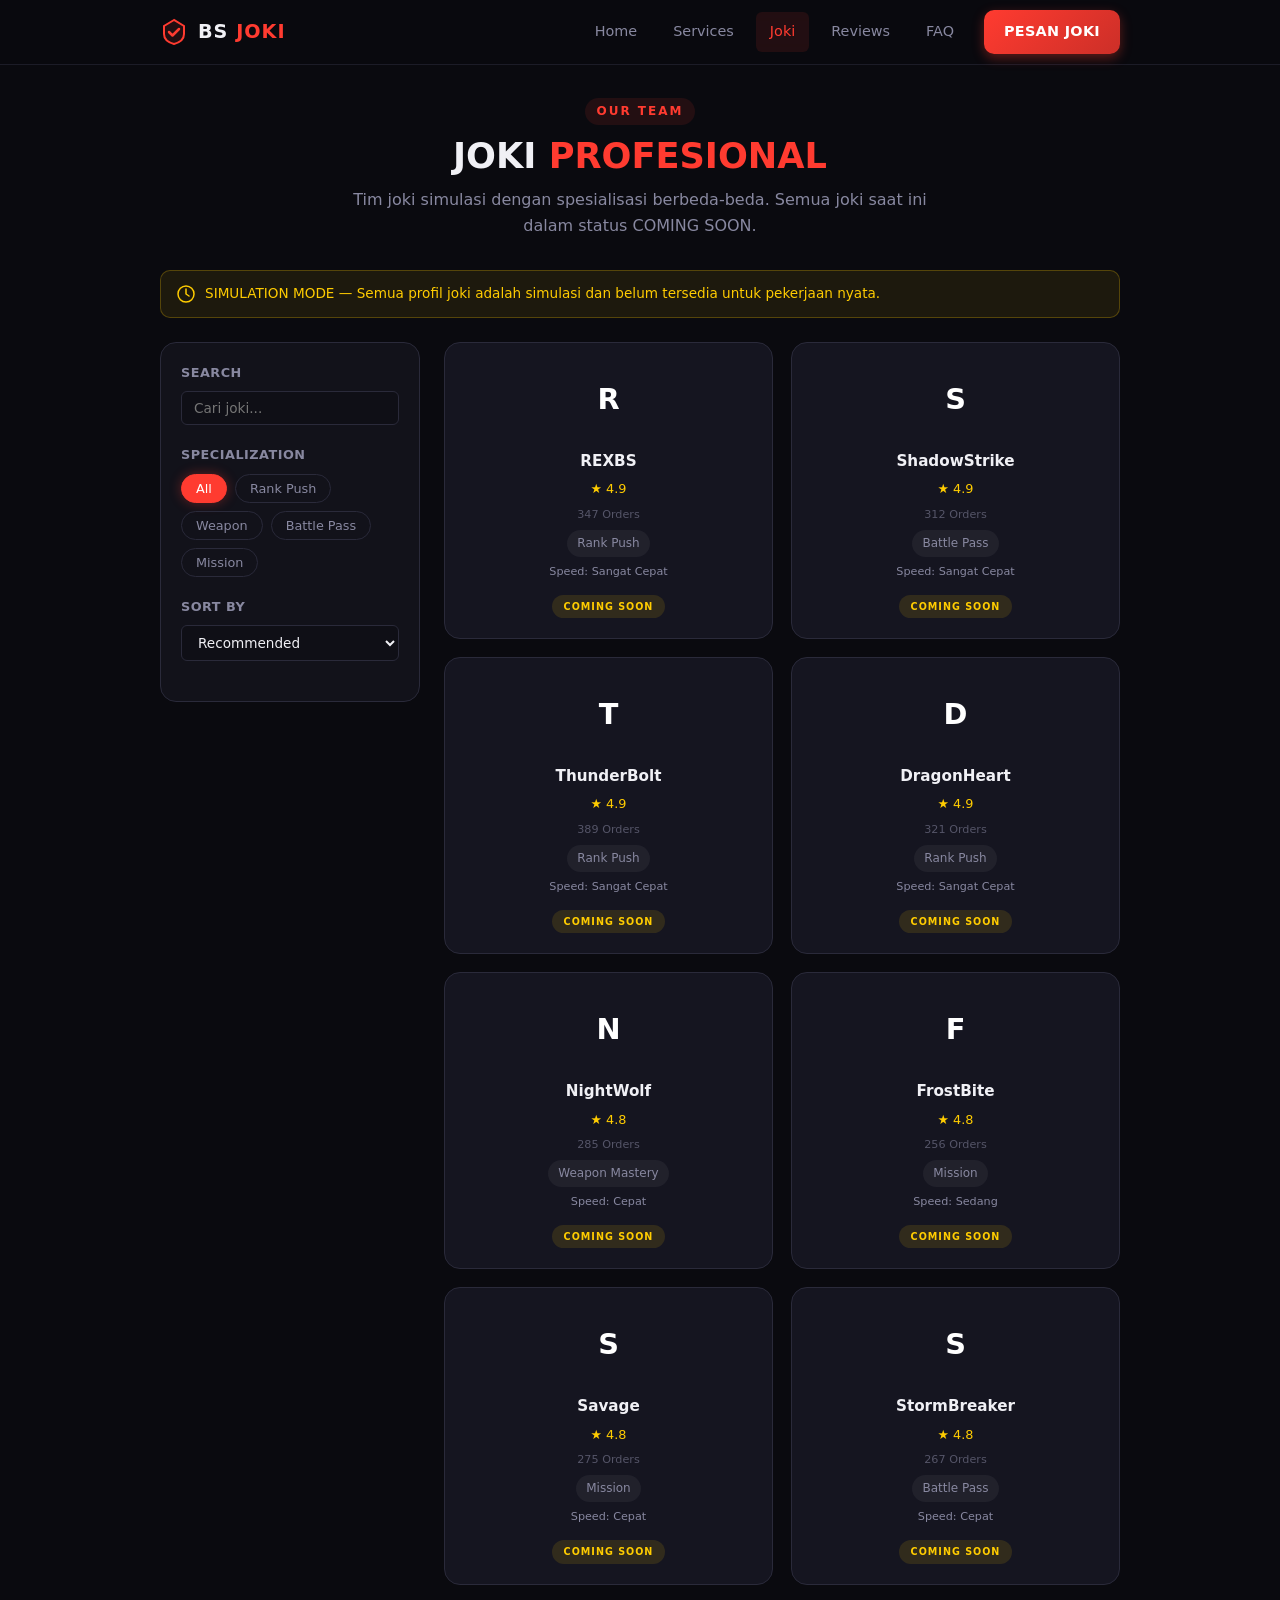
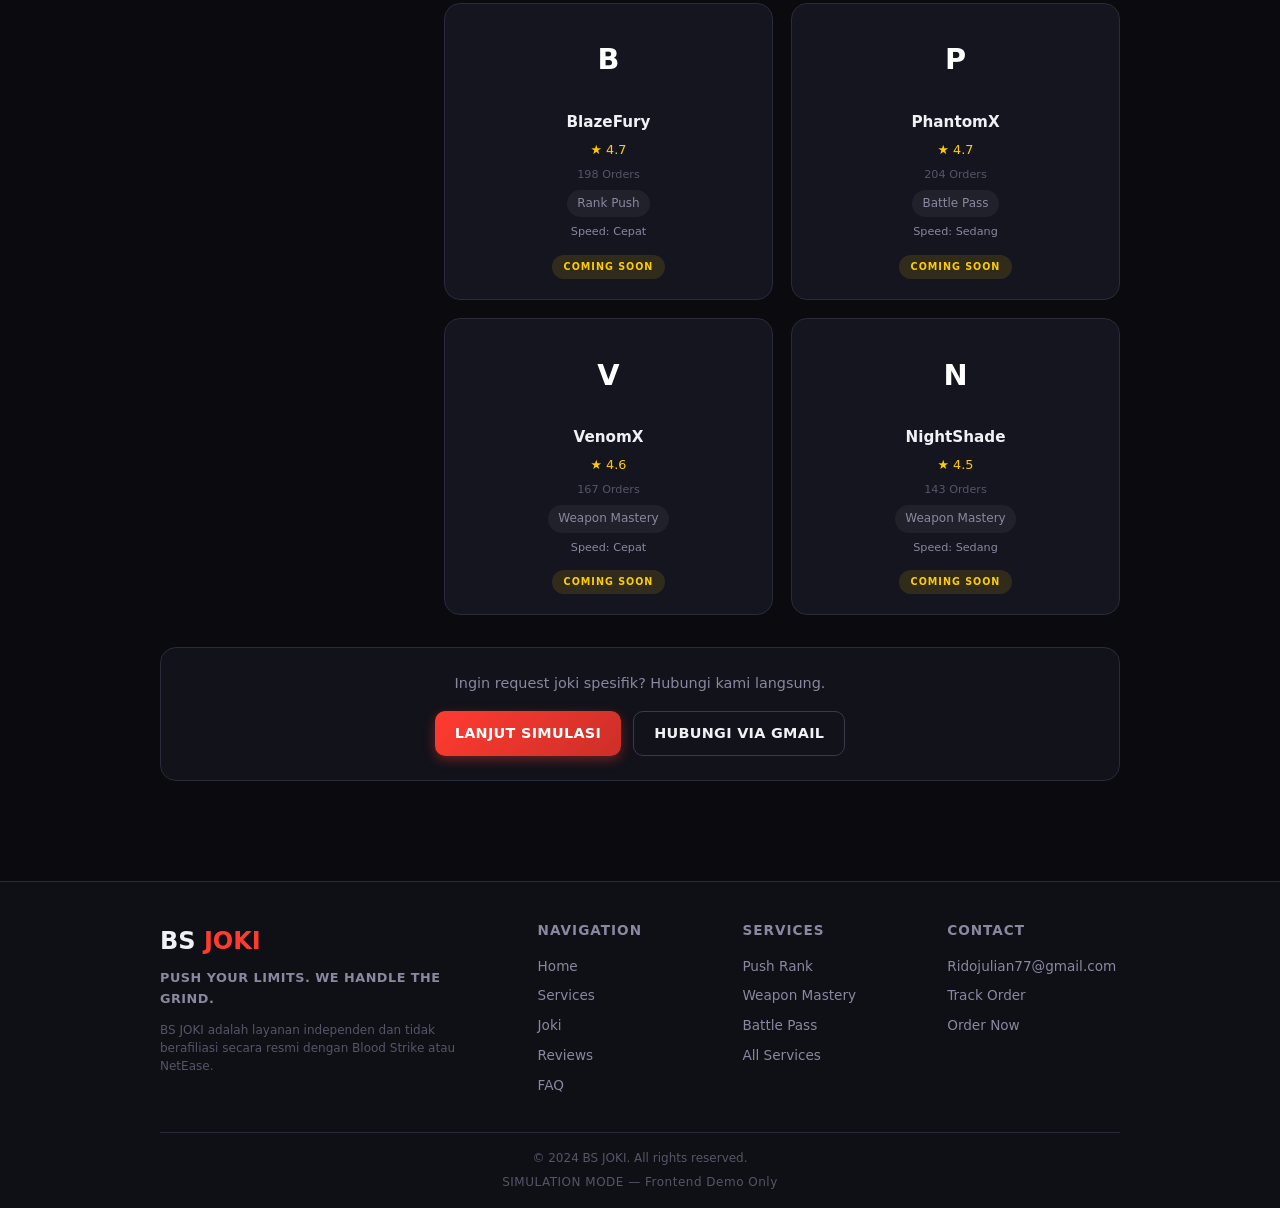
<file: pages/jokis.html>
<!DOCTYPE html>
<html lang="id">
<head>
    <meta charset="UTF-8">
    <meta name="viewport" content="width=device-width, initial-scale=1.0">
    <title>Joki — BS JOKI</title>
    <link rel="stylesheet" href="../css/main.css">
    <link rel="stylesheet" href="../css/navbar.css">
    <link rel="stylesheet" href="../css/footer.css">
    <link rel="stylesheet" href="../css/jokis.css">
    <link rel="stylesheet" href="../css/responsive.css">
</head>
<body>

    <!-- NAVBAR -->
    <nav class="navbar" id="navbar" role="navigation" aria-label="Main navigation">
        <div class="navbar-container">
            <a href="../index.html" class="navbar-brand" aria-label="BS JOKI Home">
                <span class="brand-svg" aria-hidden="true">
                    <svg width="28" height="28" viewBox="0 0 28 28" fill="none" xmlns="http://www.w3.org/2000/svg">
                        <path d="M14 2L4 8v8c0 5.5 4.5 8.5 10 10 5.5-1.5 10-4.5 10-10V8L14 2z" stroke="#ff3b30" stroke-width="2" fill="rgba(255,59,48,0.1)"/>
                        <path d="M9 14l3.5 3.5L19 11" stroke="#ff3b30" stroke-width="2.5" stroke-linecap="round" stroke-linejoin="round"/>
                    </svg>
                </span>
                <span class="brand-text">BS <span class="brand-highlight">JOKI</span></span>
            </a>
            <button class="navbar-toggle" id="navbarToggle" aria-label="Toggle navigation" aria-expanded="false" aria-controls="navbarMenu">
                <span class="hamburger-line"></span>
                <span class="hamburger-line"></span>
                <span class="hamburger-line"></span>
            </button>
            <div class="navbar-menu" id="navbarMenu" role="menu">
                <a href="../index.html" class="nav-link" role="menuitem">Home</a>
                <a href="services.html" class="nav-link" role="menuitem">Services</a>
                <a href="jokis.html" class="nav-link active" role="menuitem">Joki</a>
                <a href="reviews.html" class="nav-link" role="menuitem">Reviews</a>
                <a href="faq.html" class="nav-link" role="menuitem">FAQ</a>
                <a href="order.html" class="btn btn-accent navbar-cta" role="menuitem">PESAN JOKI</a>
            </div>
        </div>
    </nav>

    <!-- JOKIS PAGE -->
    <main class="page-main jokis-page">
        <div class="page-header">
            <span class="section-label">OUR TEAM</span>
            <h1 class="page-title">JOKI <span class="title-accent">PROFESIONAL</span></h1>
            <p class="page-description">Tim joki simulasi dengan spesialisasi berbeda-beda. Semua joki saat ini dalam status COMING SOON.</p>
        </div>

        <div class="simulation-banner">
            <svg width="18" height="18" viewBox="0 0 18 18" fill="none" xmlns="http://www.w3.org/2000/svg" aria-hidden="true">
                <circle cx="9" cy="9" r="8" stroke="#ffcc00" stroke-width="1.5" fill="none"/>
                <path d="M9 4v5l3 2" stroke="#ffcc00" stroke-width="1.5" stroke-linecap="round" stroke-linejoin="round"/>
            </svg>
            <span>SIMULATION MODE — Semua profil joki adalah simulasi dan belum tersedia untuk pekerjaan nyata.</span>
        </div>

        <div class="jokis-layout">
            <!-- FILTER SIDEBAR -->
            <aside class="filter-sidebar" id="jokiFilterSidebar" aria-label="Joki filters">
                <div class="filter-group">
                    <label for="jokiSearchInput" class="filter-label">Search</label>
                    <input type="text" id="jokiSearchInput" class="filter-input" placeholder="Cari joki..." autocomplete="off" aria-label="Search jokis">
                </div>

                <div class="filter-group">
                    <span class="filter-label">Specialization</span>
                    <div class="filter-options" id="jokiCategoryFilter">
                        <button class="filter-chip active" data-category="all" aria-pressed="true">All</button>
                        <button class="filter-chip" data-category="Rank Push" aria-pressed="false">Rank Push</button>
                        <button class="filter-chip" data-category="Weapon Mastery" aria-pressed="false">Weapon</button>
                        <button class="filter-chip" data-category="Battle Pass" aria-pressed="false">Battle Pass</button>
                        <button class="filter-chip" data-category="Mission" aria-pressed="false">Mission</button>
                    </div>
                </div>

                <div class="filter-group">
                    <label for="jokiSortSelect" class="filter-label">Sort By</label>
                    <select id="jokiSortSelect" class="filter-select" aria-label="Sort jokis">
                        <option value="recommended">Recommended</option>
                        <option value="rating-high">Rating: High to Low</option>
                        <option value="orders-high">Most Orders</option>
                        <option value="speed-fast">Fastest Speed</option>
                    </select>
                </div>
            </aside>

            <!-- JOKI GRID -->
            <section class="joki-grid-container">
                <div class="joki-grid" id="jokiGrid">
                    <!-- Rendered by JS -->
                </div>
                <div id="jokiEmptyState" class="empty-state" style="display:none;">
                    <svg width="60" height="60" viewBox="0 0 60 60" fill="none" xmlns="http://www.w3.org/2000/svg" aria-hidden="true">
                        <circle cx="30" cy="30" r="28" stroke="#2a2a3a" stroke-width="2" fill="none"/>
                        <circle cx="30" cy="22" r="8" stroke="#2a2a3a" stroke-width="2" fill="none"/>
                        <path d="M12 50c2-8 10-12 18-12s16 4 18 12" stroke="#2a2a3a" stroke-width="2" fill="none"/>
                    </svg>
                    <h3 class="empty-state-title">No Jokis Found</h3>
                    <p class="empty-state-text">Coba ubah pencarian atau reset filter.</p>
                </div>
            </section>
        </div>

        <!-- CONTACT SECTION -->
        <div class="joki-contact-section">
            <p>Ingin request joki spesifik? Hubungi kami langsung.</p>
            <div class="joki-contact-actions">
                <a href="order.html" class="btn btn-accent">LANJUT SIMULASI</a>
                <a href="mailto:Ridojulian77@gmail.com" class="btn btn-outline">HUBUNGI VIA GMAIL</a>
            </div>
        </div>
    </main>

    <!-- FOOTER -->
    <footer class="footer" role="contentinfo">
        <div class="footer-container">
            <div class="footer-grid">
                <div class="footer-brand-col">
                    <a href="../index.html" class="footer-brand">BS <span>JOKI</span></a>
                    <p class="footer-tagline">PUSH YOUR LIMITS. WE HANDLE THE GRIND.</p>
                    <p class="footer-disclaimer">BS JOKI adalah layanan independen dan tidak berafiliasi secara resmi dengan Blood Strike atau NetEase.</p>
                </div>
                <div class="footer-col">
                    <h4 class="footer-heading">Navigation</h4>
                    <a href="../index.html" class="footer-link">Home</a>
                    <a href="services.html" class="footer-link">Services</a>
                    <a href="jokis.html" class="footer-link">Joki</a>
                    <a href="reviews.html" class="footer-link">Reviews</a>
                    <a href="faq.html" class="footer-link">FAQ</a>
                </div>
                <div class="footer-col">
                    <h4 class="footer-heading">Services</h4>
                    <a href="push-rank.html" class="footer-link">Push Rank</a>
                    <a href="weapon-mastery.html" class="footer-link">Weapon Mastery</a>
                    <a href="battle-pass.html" class="footer-link">Battle Pass</a>
                    <a href="services.html" class="footer-link">All Services</a>
                </div>
                <div class="footer-col">
                    <h4 class="footer-heading">Contact</h4>
                    <a href="mailto:Ridojulian77@gmail.com" class="footer-link footer-email">Ridojulian77@gmail.com</a>
                    <a href="tracking.html" class="footer-link">Track Order</a>
                    <a href="order.html" class="footer-link">Order Now</a>
                </div>
            </div>
            <div class="footer-bottom">
                <p>&copy; 2024 BS JOKI. All rights reserved.</p>
                <p class="footer-sim-label">SIMULATION MODE — Frontend Demo Only</p>
            </div>
        </div>
    </footer>

    <!-- Toast Container -->
    <div id="toastContainer" class="toast-container" aria-live="polite" aria-atomic="true"></div>

    <!-- Modal Container -->
    <div id="modalContainer" class="modal-container" aria-hidden="true"></div>

    <!-- Scripts -->
    <script src="../data/jokis.js"></script>
    <script src="../js/main.js"></script>
    <script src="../js/navbar.js"></script>
    <script src="../js/jokis.js"></script>
</body>
</html>
</file>
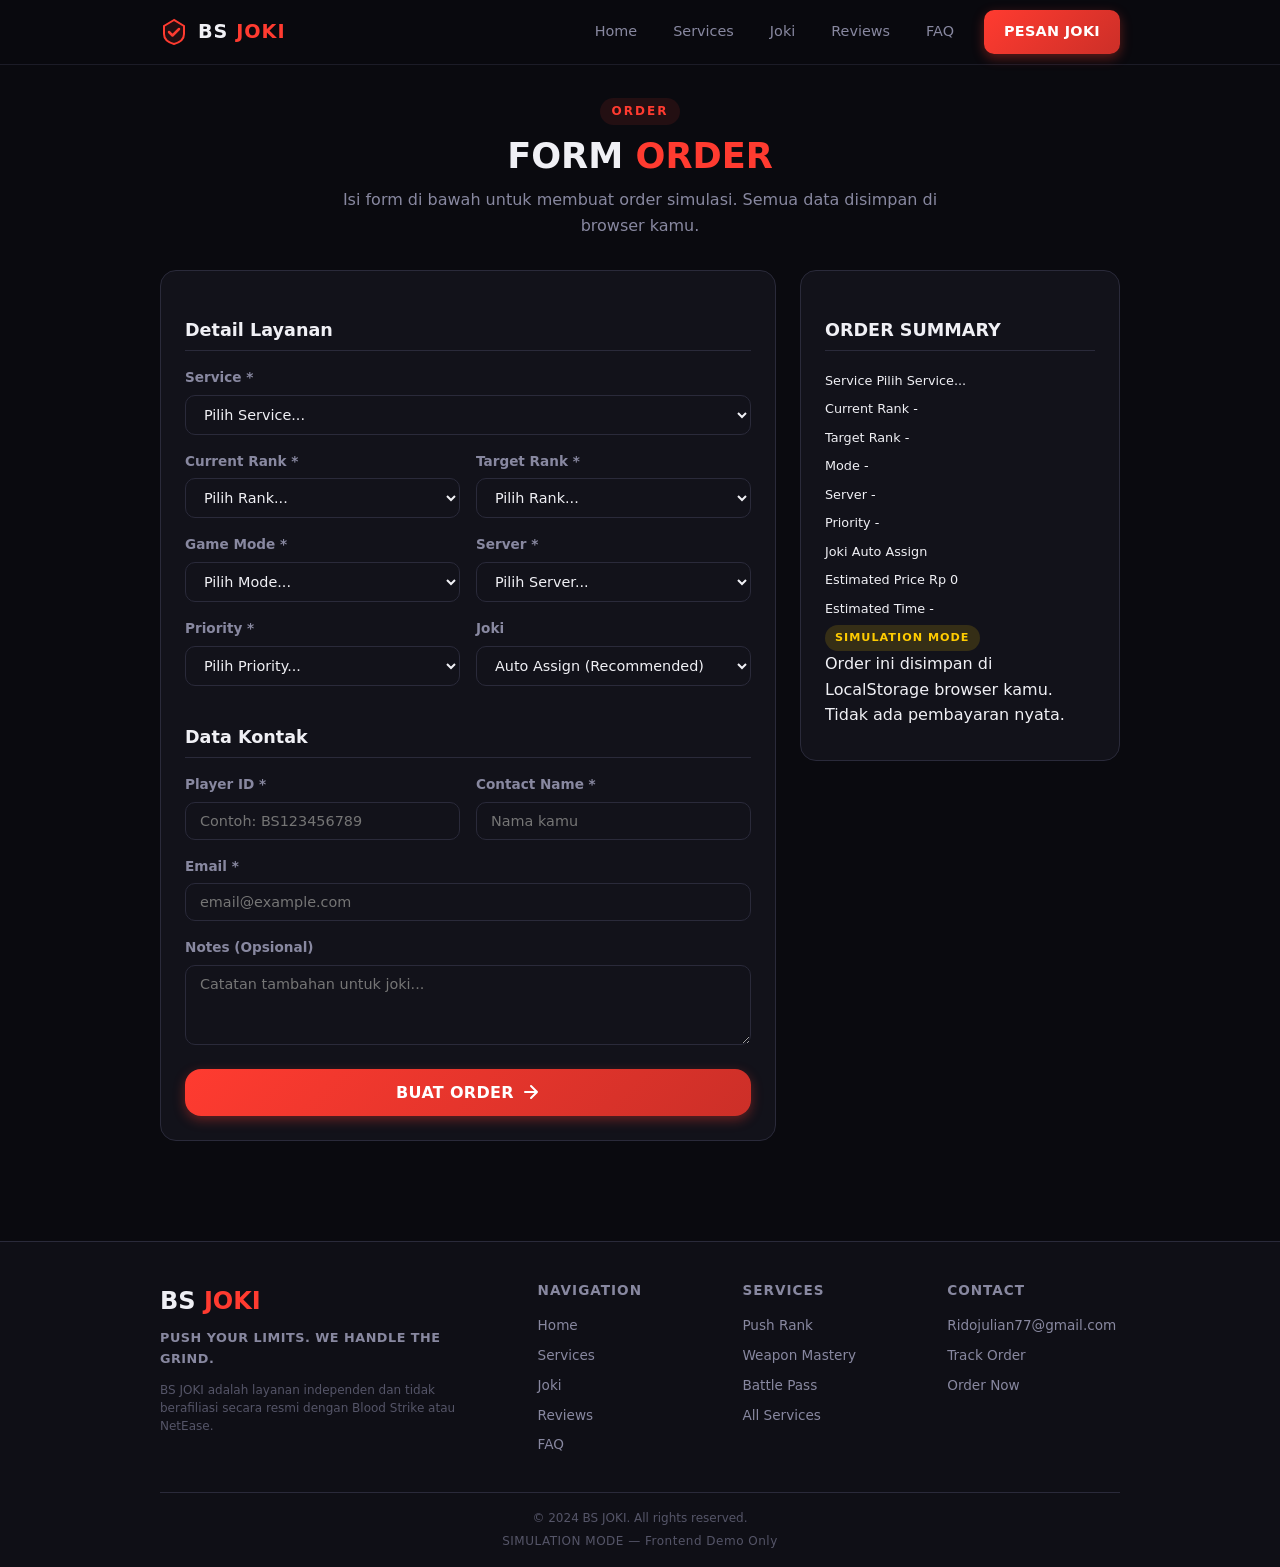
<file: pages/order.html>
<!DOCTYPE html>
<html lang="id">
<head>
    <meta charset="UTF-8">
    <meta name="viewport" content="width=device-width, initial-scale=1.0">
    <title>Order — BS JOKI</title>
    <link rel="stylesheet" href="../css/main.css">
    <link rel="stylesheet" href="../css/navbar.css">
    <link rel="stylesheet" href="../css/footer.css">
    <link rel="stylesheet" href="../css/order.css">
    <link rel="stylesheet" href="../css/responsive.css">
</head>
<body>

    <!-- NAVBAR -->
    <nav class="navbar" id="navbar" role="navigation" aria-label="Main navigation">
        <div class="navbar-container">
            <a href="../index.html" class="navbar-brand" aria-label="BS JOKI Home">
                <span class="brand-svg" aria-hidden="true">
                    <svg width="28" height="28" viewBox="0 0 28 28" fill="none" xmlns="http://www.w3.org/2000/svg">
                        <path d="M14 2L4 8v8c0 5.5 4.5 8.5 10 10 5.5-1.5 10-4.5 10-10V8L14 2z" stroke="#ff3b30" stroke-width="2" fill="rgba(255,59,48,0.1)"/>
                        <path d="M9 14l3.5 3.5L19 11" stroke="#ff3b30" stroke-width="2.5" stroke-linecap="round" stroke-linejoin="round"/>
                    </svg>
                </span>
                <span class="brand-text">BS <span class="brand-highlight">JOKI</span></span>
            </a>
            <button class="navbar-toggle" id="navbarToggle" aria-label="Toggle navigation" aria-expanded="false" aria-controls="navbarMenu">
                <span class="hamburger-line"></span>
                <span class="hamburger-line"></span>
                <span class="hamburger-line"></span>
            </button>
            <div class="navbar-menu" id="navbarMenu" role="menu">
                <a href="../index.html" class="nav-link" role="menuitem">Home</a>
                <a href="services.html" class="nav-link" role="menuitem">Services</a>
                <a href="jokis.html" class="nav-link" role="menuitem">Joki</a>
                <a href="reviews.html" class="nav-link" role="menuitem">Reviews</a>
                <a href="faq.html" class="nav-link" role="menuitem">FAQ</a>
                <a href="order.html" class="btn btn-accent navbar-cta active" role="menuitem">PESAN JOKI</a>
            </div>
        </div>
    </nav>

    <!-- ORDER PAGE -->
    <main class="page-main order-page">
        <div class="page-header">
            <span class="section-label">ORDER</span>
            <h1 class="page-title">FORM <span class="title-accent">ORDER</span></h1>
            <p class="page-description">Isi form di bawah untuk membuat order simulasi. Semua data disimpan di browser kamu.</p>
        </div>

        <div class="order-layout">
            <!-- ORDER FORM -->
            <form class="order-form" id="orderForm" novalidate>
                <h2 class="form-section-title">Detail Layanan</h2>

                <div class="form-group">
                    <label for="serviceSelect" class="form-label">Service *</label>
                    <select id="serviceSelect" class="form-select" required aria-label="Select service">
                        <option value="">Pilih Service...</option>
                    </select>
                </div>

                <div class="form-row">
                    <div class="form-group">
                        <label for="currentRank" class="form-label">Current Rank *</label>
                        <select id="currentRank" class="form-select" required aria-label="Current rank">
                            <option value="">Pilih Rank...</option>
                            <option value="Bronze">Bronze</option>
                            <option value="Silver">Silver</option>
                            <option value="Gold">Gold</option>
                            <option value="Platinum">Platinum</option>
                            <option value="Diamond">Diamond</option>
                            <option value="Master">Master</option>
                            <option value="Legendary">Legendary</option>
                        </select>
                    </div>
                    <div class="form-group">
                        <label for="targetRank" class="form-label">Target Rank *</label>
                        <select id="targetRank" class="form-select" required aria-label="Target rank">
                            <option value="">Pilih Rank...</option>
                            <option value="Bronze">Bronze</option>
                            <option value="Silver">Silver</option>
                            <option value="Gold">Gold</option>
                            <option value="Platinum">Platinum</option>
                            <option value="Diamond">Diamond</option>
                            <option value="Master">Master</option>
                            <option value="Legendary">Legendary</option>
                        </select>
                    </div>
                </div>

                <div class="form-row">
                    <div class="form-group">
                        <label for="gameMode" class="form-label">Game Mode *</label>
                        <select id="gameMode" class="form-select" required aria-label="Game mode">
                            <option value="">Pilih Mode...</option>
                            <option value="Solo">Solo</option>
                            <option value="Squad">Squad</option>
                            <option value="Ranked">Ranked</option>
                        </select>
                    </div>
                    <div class="form-group">
                        <label for="server" class="form-label">Server *</label>
                        <select id="server" class="form-select" required aria-label="Server">
                            <option value="">Pilih Server...</option>
                            <option value="Asia">Asia</option>
                            <option value="Other">Other</option>
                        </select>
                    </div>
                </div>

                <div class="form-row">
                    <div class="form-group">
                        <label for="priority" class="form-label">Priority *</label>
                        <select id="priority" class="form-select" required aria-label="Priority">
                            <option value="">Pilih Priority...</option>
                            <option value="Standard">Standard</option>
                            <option value="Fast">Fast</option>
                            <option value="Express">Express</option>
                        </select>
                    </div>
                    <div class="form-group">
                        <label for="jokiSelect" class="form-label">Joki</label>
                        <select id="jokiSelect" class="form-select" aria-label="Select joki">
                            <option value="">Auto Assign (Recommended)</option>
                        </select>
                    </div>
                </div>

                <h2 class="form-section-title">Data Kontak</h2>

                <div class="form-row">
                    <div class="form-group">
                        <label for="playerId" class="form-label">Player ID *</label>
                        <input type="text" id="playerId" class="form-input" required placeholder="Contoh: BS123456789" aria-label="Player ID">
                    </div>
                    <div class="form-group">
                        <label for="contactName" class="form-label">Contact Name *</label>
                        <input type="text" id="contactName" class="form-input" required placeholder="Nama kamu" aria-label="Contact name">
                    </div>
                </div>

                <div class="form-group">
                    <label for="email" class="form-label">Email *</label>
                    <input type="email" id="email" class="form-input" required placeholder="email@example.com" aria-label="Email address">
                </div>

                <div class="form-group">
                    <label for="notes" class="form-label">Notes (Opsional)</label>
                    <textarea id="notes" class="form-textarea" rows="3" placeholder="Catatan tambahan untuk joki..." aria-label="Additional notes"></textarea>
                </div>

                <div class="form-error" id="formError" style="display:none;" role="alert">
                    <span>⚠</span> Mohon lengkapi semua field yang wajib diisi.
                </div>

                <button type="submit" class="btn btn-accent btn-lg btn-block" id="submitOrderBtn">
                    BUAT ORDER
                    <svg width="18" height="18" viewBox="0 0 18 18" fill="none" xmlns="http://www.w3.org/2000/svg" aria-hidden="true">
                        <path d="M3 9h12M9 3l6 6-6 6" stroke="currentColor" stroke-width="2" stroke-linecap="round" stroke-linejoin="round"/>
                    </svg>
                </button>
            </form>

            <!-- ORDER SUMMARY -->
            <aside class="order-summary" id="orderSummary" aria-label="Order summary">
                <h2 class="form-section-title">ORDER SUMMARY</h2>
                <div class="summary-row">
                    <span>Service</span>
                    <span id="summaryService">-</span>
                </div>
                <div class="summary-row">
                    <span>Current Rank</span>
                    <span id="summaryCurrentRank">-</span>
                </div>
                <div class="summary-row">
                    <span>Target Rank</span>
                    <span id="summaryTargetRank">-</span>
                </div>
                <div class="summary-row">
                    <span>Mode</span>
                    <span id="summaryMode">-</span>
                </div>
                <div class="summary-row">
                    <span>Server</span>
                    <span id="summaryServer">-</span>
                </div>
                <div class="summary-row">
                    <span>Priority</span>
                    <span id="summaryPriority">-</span>
                </div>
                <div class="summary-row">
                    <span>Joki</span>
                    <span id="summaryJoki">Auto Assign</span>
                </div>
                <div class="summary-divider"></div>
                <div class="summary-row summary-total">
                    <span>Estimated Price</span>
                    <span id="summaryPrice">Rp 0</span>
                </div>
                <div class="summary-row">
                    <span>Estimated Time</span>
                    <span id="summaryTime">-</span>
                </div>
                <div class="summary-note">
                    <span class="simulation-badge">SIMULATION MODE</span>
                    <p>Order ini disimpan di LocalStorage browser kamu. Tidak ada pembayaran nyata.</p>
                </div>
            </aside>
        </div>
    </main>

    <!-- FOOTER -->
    <footer class="footer" role="contentinfo">
        <div class="footer-container">
            <div class="footer-grid">
                <div class="footer-brand-col">
                    <a href="../index.html" class="footer-brand">BS <span>JOKI</span></a>
                    <p class="footer-tagline">PUSH YOUR LIMITS. WE HANDLE THE GRIND.</p>
                    <p class="footer-disclaimer">BS JOKI adalah layanan independen dan tidak berafiliasi secara resmi dengan Blood Strike atau NetEase.</p>
                </div>
                <div class="footer-col">
                    <h4 class="footer-heading">Navigation</h4>
                    <a href="../index.html" class="footer-link">Home</a>
                    <a href="services.html" class="footer-link">Services</a>
                    <a href="jokis.html" class="footer-link">Joki</a>
                    <a href="reviews.html" class="footer-link">Reviews</a>
                    <a href="faq.html" class="footer-link">FAQ</a>
                </div>
                <div class="footer-col">
                    <h4 class="footer-heading">Services</h4>
                    <a href="push-rank.html" class="footer-link">Push Rank</a>
                    <a href="weapon-mastery.html" class="footer-link">Weapon Mastery</a>
                    <a href="battle-pass.html" class="footer-link">Battle Pass</a>
                    <a href="services.html" class="footer-link">All Services</a>
                </div>
                <div class="footer-col">
                    <h4 class="footer-heading">Contact</h4>
                    <a href="mailto:Ridojulian77@gmail.com" class="footer-link footer-email">Ridojulian77@gmail.com</a>
                    <a href="tracking.html" class="footer-link">Track Order</a>
                    <a href="order.html" class="footer-link">Order Now</a>
                </div>
            </div>
            <div class="footer-bottom">
                <p>&copy; 2024 BS JOKI. All rights reserved.</p>
                <p class="footer-sim-label">SIMULATION MODE — Frontend Demo Only</p>
            </div>
        </div>
    </footer>

    <!-- Toast Container -->
    <div id="toastContainer" class="toast-container" aria-live="polite" aria-atomic="true"></div>

    <!-- Modal Container -->
    <div id="modalContainer" class="modal-container" aria-hidden="true"></div>

    <!-- Scripts -->
    <script src="../data/services.js"></script>
    <script src="../data/jokis.js"></script>
    <script src="../js/main.js"></script>
    <script src="../js/navbar.js"></script>
    <script src="../js/order.js"></script>
</body>
</html>
</file>
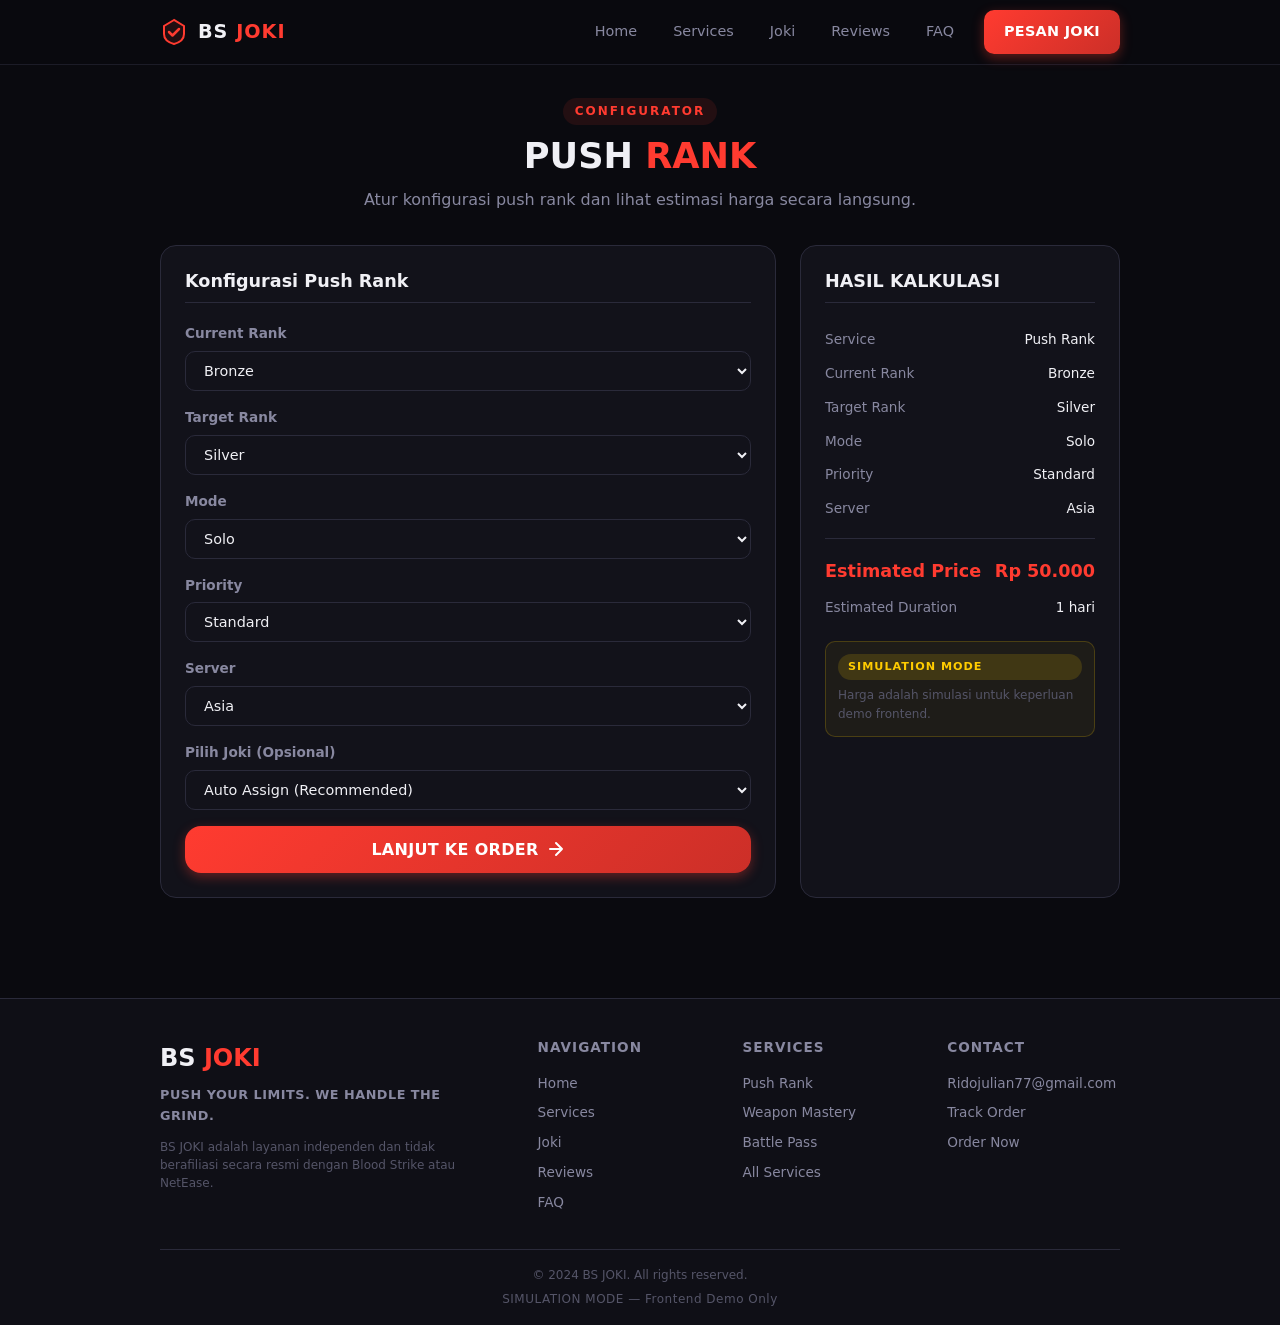
<file: pages/push-rank.html>
<!DOCTYPE html>
<html lang="id">
<head>
    <meta charset="UTF-8">
    <meta name="viewport" content="width=device-width, initial-scale=1.0">
    <title>Push Rank — BS JOKI</title>
    <link rel="stylesheet" href="../css/main.css">
    <link rel="stylesheet" href="../css/navbar.css">
    <link rel="stylesheet" href="../css/footer.css">
    <link rel="stylesheet" href="../css/services.css">
    <link rel="stylesheet" href="../css/order.css">
    <link rel="stylesheet" href="../css/responsive.css">
</head>
<body>

    <!-- NAVBAR -->
    <nav class="navbar" id="navbar" role="navigation" aria-label="Main navigation">
        <div class="navbar-container">
            <a href="../index.html" class="navbar-brand" aria-label="BS JOKI Home">
                <span class="brand-svg" aria-hidden="true">
                    <svg width="28" height="28" viewBox="0 0 28 28" fill="none" xmlns="http://www.w3.org/2000/svg">
                        <path d="M14 2L4 8v8c0 5.5 4.5 8.5 10 10 5.5-1.5 10-4.5 10-10V8L14 2z" stroke="#ff3b30" stroke-width="2" fill="rgba(255,59,48,0.1)"/>
                        <path d="M9 14l3.5 3.5L19 11" stroke="#ff3b30" stroke-width="2.5" stroke-linecap="round" stroke-linejoin="round"/>
                    </svg>
                </span>
                <span class="brand-text">BS <span class="brand-highlight">JOKI</span></span>
            </a>
            <button class="navbar-toggle" id="navbarToggle" aria-label="Toggle navigation" aria-expanded="false" aria-controls="navbarMenu">
                <span class="hamburger-line"></span>
                <span class="hamburger-line"></span>
                <span class="hamburger-line"></span>
            </button>
            <div class="navbar-menu" id="navbarMenu" role="menu">
                <a href="../index.html" class="nav-link" role="menuitem">Home</a>
                <a href="services.html" class="nav-link" role="menuitem">Services</a>
                <a href="jokis.html" class="nav-link" role="menuitem">Joki</a>
                <a href="reviews.html" class="nav-link" role="menuitem">Reviews</a>
                <a href="faq.html" class="nav-link" role="menuitem">FAQ</a>
                <a href="order.html" class="btn btn-accent navbar-cta" role="menuitem">PESAN JOKI</a>
            </div>
        </div>
    </nav>

    <!-- PUSH RANK CONFIGURATOR -->
    <main class="page-main config-page">
        <div class="page-header">
            <span class="section-label">CONFIGURATOR</span>
            <h1 class="page-title">PUSH <span class="title-accent">RANK</span></h1>
            <p class="page-description">Atur konfigurasi push rank dan lihat estimasi harga secara langsung.</p>
        </div>

        <div class="config-layout">
            <div class="config-form-card">
                <h2 class="config-title">Konfigurasi Push Rank</h2>

                <div class="form-group">
                    <label for="currentRank" class="form-label">Current Rank</label>
                    <select id="currentRank" class="form-select" aria-label="Current rank">
                        <option value="0">Bronze</option>
                        <option value="1">Silver</option>
                        <option value="2">Gold</option>
                        <option value="3">Platinum</option>
                        <option value="4">Diamond</option>
                        <option value="5">Master</option>
                        <option value="6">Legendary</option>
                    </select>
                </div>

                <div class="form-group">
                    <label for="targetRank" class="form-label">Target Rank</label>
                    <select id="targetRank" class="form-select" aria-label="Target rank">
                        <option value="0">Bronze</option>
                        <option value="1">Silver</option>
                        <option value="2">Gold</option>
                        <option value="3">Platinum</option>
                        <option value="4">Diamond</option>
                        <option value="5">Master</option>
                        <option value="6">Legendary</option>
                    </select>
                </div>

                <div class="form-group">
                    <label for="gameMode" class="form-label">Mode</label>
                    <select id="gameMode" class="form-select" aria-label="Game mode">
                        <option value="solo">Solo</option>
                        <option value="squad">Squad</option>
                        <option value="ranked">Ranked</option>
                    </select>
                </div>

                <div class="form-group">
                    <label for="priority" class="form-label">Priority</label>
                    <select id="priority" class="form-select" aria-label="Priority level">
                        <option value="standard">Standard</option>
                        <option value="fast">Fast</option>
                        <option value="express">Express</option>
                    </select>
                </div>

                <div class="form-group">
                    <label for="server" class="form-label">Server</label>
                    <select id="server" class="form-select" aria-label="Server region">
                        <option value="asia">Asia</option>
                        <option value="other">Other</option>
                    </select>
                </div>

                <div class="form-group">
                    <label for="jokiSelect" class="form-label">Pilih Joki (Opsional)</label>
                    <select id="jokiSelect" class="form-select" aria-label="Select joki">
                        <option value="">Auto Assign (Recommended)</option>
                    </select>
                </div>

                <button class="btn btn-accent btn-lg btn-block" id="continueToOrder">
                    LANJUT KE ORDER
                    <svg width="18" height="18" viewBox="0 0 18 18" fill="none" xmlns="http://www.w3.org/2000/svg" aria-hidden="true">
                        <path d="M3 9h12M9 3l6 6-6 6" stroke="currentColor" stroke-width="2" stroke-linecap="round" stroke-linejoin="round"/>
                    </svg>
                </button>
            </div>

            <div class="config-summary-card" id="configSummary">
                <h2 class="config-title">HASIL KALKULASI</h2>
                <div class="summary-row">
                    <span>Service</span>
                    <span>Push Rank</span>
                </div>
                <div class="summary-row">
                    <span>Current Rank</span>
                    <span id="summaryCurrentRank">Bronze</span>
                </div>
                <div class="summary-row">
                    <span>Target Rank</span>
                    <span id="summaryTargetRank">Silver</span>
                </div>
                <div class="summary-row">
                    <span>Mode</span>
                    <span id="summaryMode">Solo</span>
                </div>
                <div class="summary-row">
                    <span>Priority</span>
                    <span id="summaryPriority">Standard</span>
                </div>
                <div class="summary-row">
                    <span>Server</span>
                    <span id="summaryServer">Asia</span>
                </div>
                <div class="summary-divider"></div>
                <div class="summary-row summary-total">
                    <span>Estimated Price</span>
                    <span id="summaryPrice">Rp 50.000</span>
                </div>
                <div class="summary-row">
                    <span>Estimated Duration</span>
                    <span id="summaryDuration">1-2 hari</span>
                </div>
                <div class="summary-note">
                    <span class="simulation-badge">SIMULATION MODE</span>
                    <p>Harga adalah simulasi untuk keperluan demo frontend.</p>
                </div>
            </div>
        </div>
    </main>

    <!-- FOOTER -->
    <footer class="footer" role="contentinfo">
        <div class="footer-container">
            <div class="footer-grid">
                <div class="footer-brand-col">
                    <a href="../index.html" class="footer-brand">BS <span>JOKI</span></a>
                    <p class="footer-tagline">PUSH YOUR LIMITS. WE HANDLE THE GRIND.</p>
                    <p class="footer-disclaimer">BS JOKI adalah layanan independen dan tidak berafiliasi secara resmi dengan Blood Strike atau NetEase.</p>
                </div>
                <div class="footer-col">
                    <h4 class="footer-heading">Navigation</h4>
                    <a href="../index.html" class="footer-link">Home</a>
                    <a href="services.html" class="footer-link">Services</a>
                    <a href="jokis.html" class="footer-link">Joki</a>
                    <a href="reviews.html" class="footer-link">Reviews</a>
                    <a href="faq.html" class="footer-link">FAQ</a>
                </div>
                <div class="footer-col">
                    <h4 class="footer-heading">Services</h4>
                    <a href="push-rank.html" class="footer-link">Push Rank</a>
                    <a href="weapon-mastery.html" class="footer-link">Weapon Mastery</a>
                    <a href="battle-pass.html" class="footer-link">Battle Pass</a>
                    <a href="services.html" class="footer-link">All Services</a>
                </div>
                <div class="footer-col">
                    <h4 class="footer-heading">Contact</h4>
                    <a href="mailto:Ridojulian77@gmail.com" class="footer-link footer-email">Ridojulian77@gmail.com</a>
                    <a href="tracking.html" class="footer-link">Track Order</a>
                    <a href="order.html" class="footer-link">Order Now</a>
                </div>
            </div>
            <div class="footer-bottom">
                <p>&copy; 2024 BS JOKI. All rights reserved.</p>
                <p class="footer-sim-label">SIMULATION MODE — Frontend Demo Only</p>
            </div>
        </div>
    </footer>

    <!-- Toast Container -->
    <div id="toastContainer" class="toast-container" aria-live="polite" aria-atomic="true"></div>

    <!-- Modal Container -->
    <div id="modalContainer" class="modal-container" aria-hidden="true"></div>

    <!-- Scripts -->
    <script src="../data/services.js"></script>
    <script src="../data/jokis.js"></script>
    <script src="../js/main.js"></script>
    <script src="../js/navbar.js"></script>
    <script src="../js/order.js"></script>
</body>
</html>
</file>
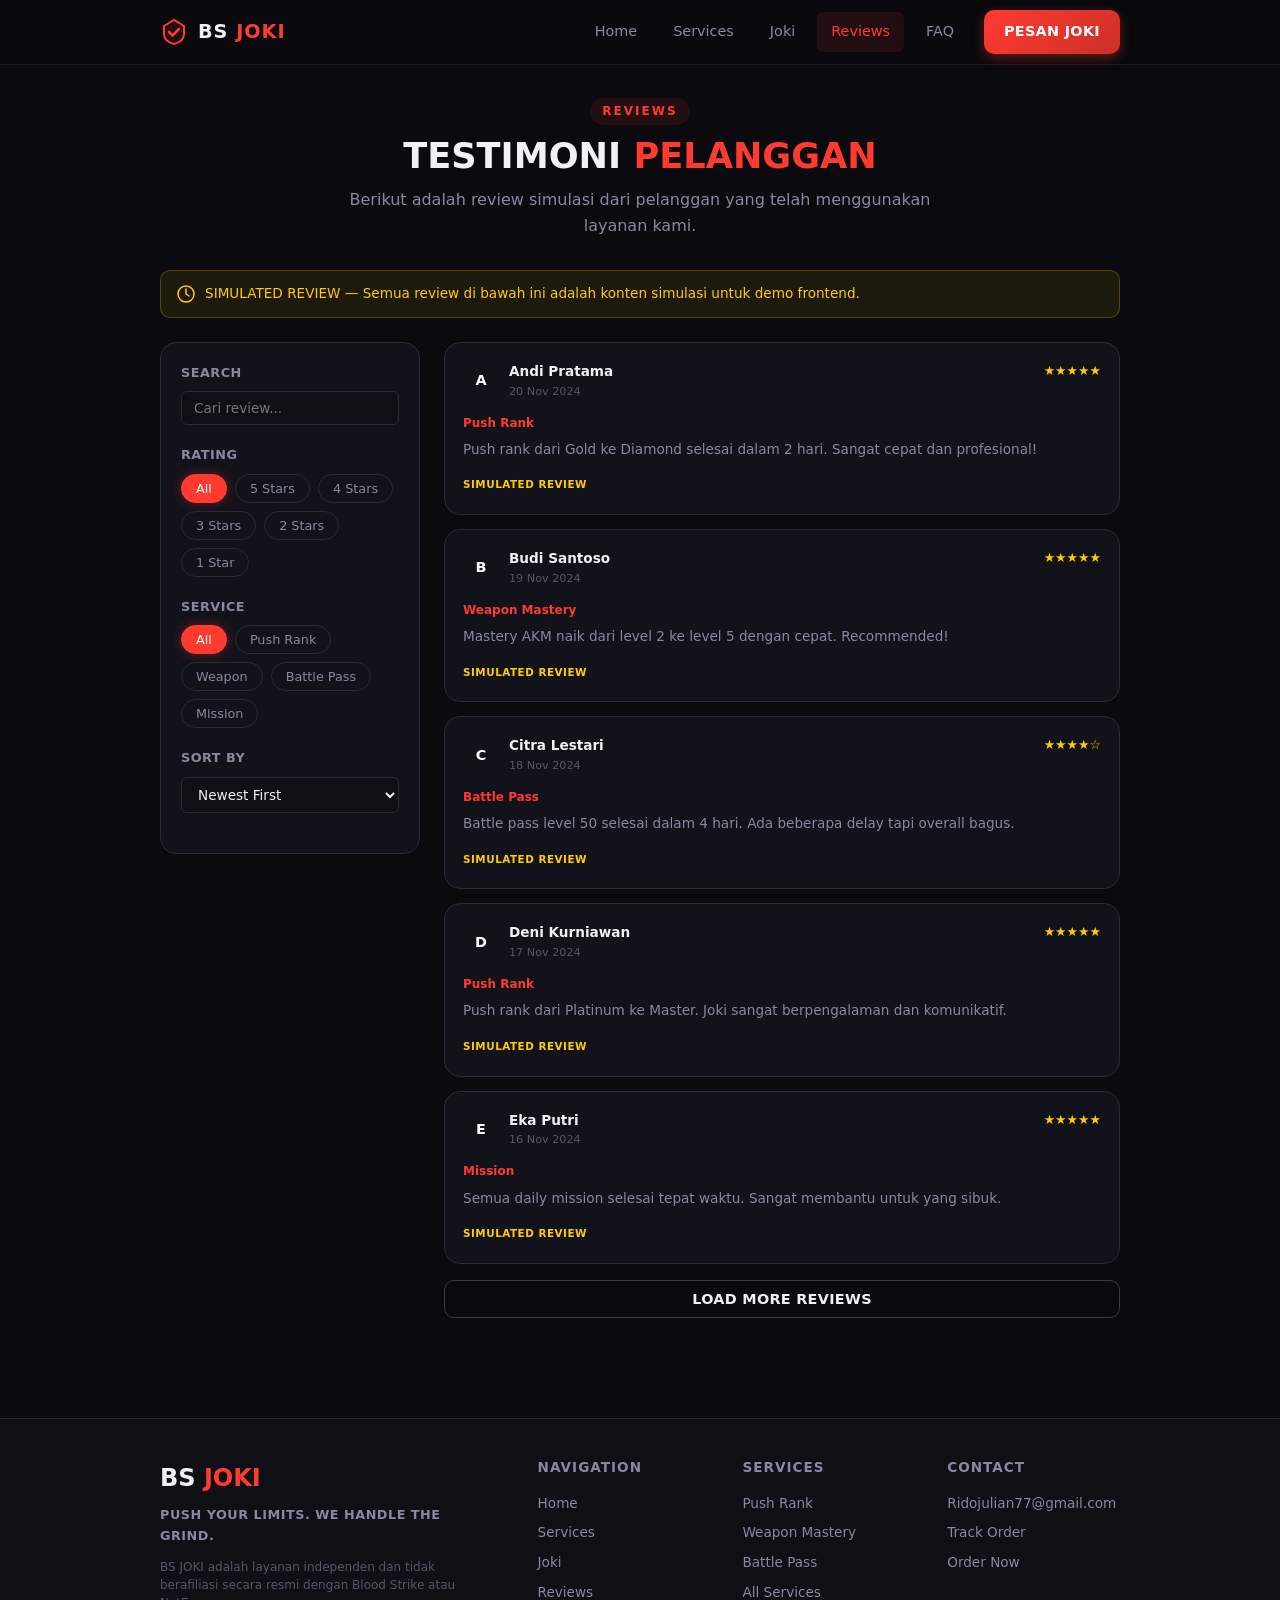
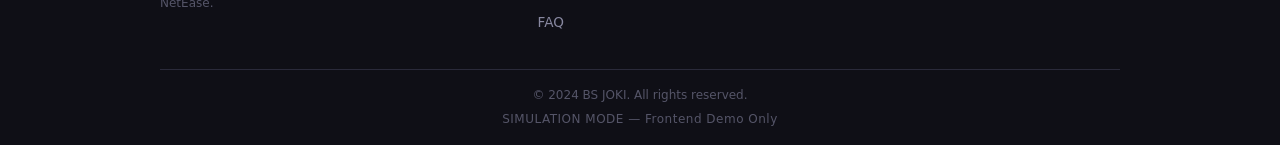
<file: pages/reviews.html>
<!DOCTYPE html>
<html lang="id">
<head>
    <meta charset="UTF-8">
    <meta name="viewport" content="width=device-width, initial-scale=1.0">
    <title>Reviews — BS JOKI</title>
    <link rel="stylesheet" href="../css/main.css">
    <link rel="stylesheet" href="../css/navbar.css">
    <link rel="stylesheet" href="../css/footer.css">
    <link rel="stylesheet" href="../css/services.css">
    <link rel="stylesheet" href="../css/jokis.css">
    <link rel="stylesheet" href="../css/responsive.css">
</head>
<body>

    <!-- NAVBAR -->
    <nav class="navbar" id="navbar" role="navigation" aria-label="Main navigation">
        <div class="navbar-container">
            <a href="../index.html" class="navbar-brand" aria-label="BS JOKI Home">
                <span class="brand-svg" aria-hidden="true">
                    <svg width="28" height="28" viewBox="0 0 28 28" fill="none" xmlns="http://www.w3.org/2000/svg">
                        <path d="M14 2L4 8v8c0 5.5 4.5 8.5 10 10 5.5-1.5 10-4.5 10-10V8L14 2z" stroke="#ff3b30" stroke-width="2" fill="rgba(255,59,48,0.1)"/>
                        <path d="M9 14l3.5 3.5L19 11" stroke="#ff3b30" stroke-width="2.5" stroke-linecap="round" stroke-linejoin="round"/>
                    </svg>
                </span>
                <span class="brand-text">BS <span class="brand-highlight">JOKI</span></span>
            </a>
            <button class="navbar-toggle" id="navbarToggle" aria-label="Toggle navigation" aria-expanded="false" aria-controls="navbarMenu">
                <span class="hamburger-line"></span>
                <span class="hamburger-line"></span>
                <span class="hamburger-line"></span>
            </button>
            <div class="navbar-menu" id="navbarMenu" role="menu">
                <a href="../index.html" class="nav-link" role="menuitem">Home</a>
                <a href="services.html" class="nav-link" role="menuitem">Services</a>
                <a href="jokis.html" class="nav-link" role="menuitem">Joki</a>
                <a href="reviews.html" class="nav-link active" role="menuitem">Reviews</a>
                <a href="faq.html" class="nav-link" role="menuitem">FAQ</a>
                <a href="order.html" class="btn btn-accent navbar-cta" role="menuitem">PESAN JOKI</a>
            </div>
        </div>
    </nav>

    <!-- REVIEWS PAGE -->
    <main class="page-main reviews-page">
        <div class="page-header">
            <span class="section-label">REVIEWS</span>
            <h1 class="page-title">TESTIMONI <span class="title-accent">PELANGGAN</span></h1>
            <p class="page-description">Berikut adalah review simulasi dari pelanggan yang telah menggunakan layanan kami.</p>
        </div>

        <div class="simulation-banner">
            <svg width="18" height="18" viewBox="0 0 18 18" fill="none" xmlns="http://www.w3.org/2000/svg" aria-hidden="true">
                <circle cx="9" cy="9" r="8" stroke="#ffcc00" stroke-width="1.5" fill="none"/>
                <path d="M9 4v5l3 2" stroke="#ffcc00" stroke-width="1.5" stroke-linecap="round" stroke-linejoin="round"/>
            </svg>
            <span>SIMULATED REVIEW — Semua review di bawah ini adalah konten simulasi untuk demo frontend.</span>
        </div>

        <div class="reviews-layout">
            <!-- REVIEW FILTERS -->
            <aside class="filter-sidebar" id="reviewFilterSidebar" aria-label="Review filters">
                <div class="filter-group">
                    <label for="reviewSearchInput" class="filter-label">Search</label>
                    <input type="text" id="reviewSearchInput" class="filter-input" placeholder="Cari review..." autocomplete="off" aria-label="Search reviews">
                </div>

                <div class="filter-group">
                    <span class="filter-label">Rating</span>
                    <div class="filter-options" id="ratingFilter">
                        <button class="filter-chip active" data-rating="all" aria-pressed="true">All</button>
                        <button class="filter-chip" data-rating="5" aria-pressed="false">5 Stars</button>
                        <button class="filter-chip" data-rating="4" aria-pressed="false">4 Stars</button>
                        <button class="filter-chip" data-rating="3" aria-pressed="false">3 Stars</button>
                        <button class="filter-chip" data-rating="2" aria-pressed="false">2 Stars</button>
                        <button class="filter-chip" data-rating="1" aria-pressed="false">1 Star</button>
                    </div>
                </div>

                <div class="filter-group">
                    <span class="filter-label">Service</span>
                    <div class="filter-options" id="serviceFilter">
                        <button class="filter-chip active" data-service="all" aria-pressed="true">All</button>
                        <button class="filter-chip" data-service="Push Rank" aria-pressed="false">Push Rank</button>
                        <button class="filter-chip" data-service="Weapon Mastery" aria-pressed="false">Weapon</button>
                        <button class="filter-chip" data-service="Battle Pass" aria-pressed="false">Battle Pass</button>
                        <button class="filter-chip" data-service="Mission" aria-pressed="false">Mission</button>
                    </div>
                </div>

                <div class="filter-group">
                    <label for="reviewSortSelect" class="filter-label">Sort By</label>
                    <select id="reviewSortSelect" class="filter-select" aria-label="Sort reviews">
                        <option value="newest">Newest First</option>
                        <option value="oldest">Oldest First</option>
                        <option value="rating-high">Rating: High to Low</option>
                        <option value="rating-low">Rating: Low to High</option>
                    </select>
                </div>
            </aside>

            <!-- REVIEW LIST -->
            <section class="review-list-container">
                <div class="review-list" id="reviewList">
                    <!-- Rendered by JS -->
                </div>
                <div id="reviewEmptyState" class="empty-state" style="display:none;">
                    <svg width="60" height="60" viewBox="0 0 60 60" fill="none" xmlns="http://www.w3.org/2000/svg" aria-hidden="true">
                        <circle cx="30" cy="30" r="28" stroke="#2a2a3a" stroke-width="2" fill="none"/>
                        <path d="M30 20v10M30 40v2" stroke="#2a2a3a" stroke-width="2" stroke-linecap="round"/>
                    </svg>
                    <h3 class="empty-state-title">No Reviews Found</h3>
                    <p class="empty-state-text">Coba ubah pencarian atau reset filter.</p>
                </div>
                <button class="btn btn-outline btn-block btn-load-more" id="loadMoreBtn" style="display:none;">LOAD MORE REVIEWS</button>
            </section>
        </div>
    </main>

    <!-- FOOTER -->
    <footer class="footer" role="contentinfo">
        <div class="footer-container">
            <div class="footer-grid">
                <div class="footer-brand-col">
                    <a href="../index.html" class="footer-brand">BS <span>JOKI</span></a>
                    <p class="footer-tagline">PUSH YOUR LIMITS. WE HANDLE THE GRIND.</p>
                    <p class="footer-disclaimer">BS JOKI adalah layanan independen dan tidak berafiliasi secara resmi dengan Blood Strike atau NetEase.</p>
                </div>
                <div class="footer-col">
                    <h4 class="footer-heading">Navigation</h4>
                    <a href="../index.html" class="footer-link">Home</a>
                    <a href="services.html" class="footer-link">Services</a>
                    <a href="jokis.html" class="footer-link">Joki</a>
                    <a href="reviews.html" class="footer-link">Reviews</a>
                    <a href="faq.html" class="footer-link">FAQ</a>
                </div>
                <div class="footer-col">
                    <h4 class="footer-heading">Services</h4>
                    <a href="push-rank.html" class="footer-link">Push Rank</a>
                    <a href="weapon-mastery.html" class="footer-link">Weapon Mastery</a>
                    <a href="battle-pass.html" class="footer-link">Battle Pass</a>
                    <a href="services.html" class="footer-link">All Services</a>
                </div>
                <div class="footer-col">
                    <h4 class="footer-heading">Contact</h4>
                    <a href="mailto:Ridojulian77@gmail.com" class="footer-link footer-email">Ridojulian77@gmail.com</a>
                    <a href="tracking.html" class="footer-link">Track Order</a>
                    <a href="order.html" class="footer-link">Order Now</a>
                </div>
            </div>
            <div class="footer-bottom">
                <p>&copy; 2024 BS JOKI. All rights reserved.</p>
                <p class="footer-sim-label">SIMULATION MODE — Frontend Demo Only</p>
            </div>
        </div>
    </footer>

    <!-- Toast Container -->
    <div id="toastContainer" class="toast-container" aria-live="polite" aria-atomic="true"></div>

    <!-- Modal Container -->
    <div id="modalContainer" class="modal-container" aria-hidden="true"></div>

    <!-- Scripts -->
    <script src="../data/reviews.js"></script>
    <script src="../js/main.js"></script>
    <script src="../js/navbar.js"></script>
    <script src="../js/services.js"></script>
</body>
</html>
</file>
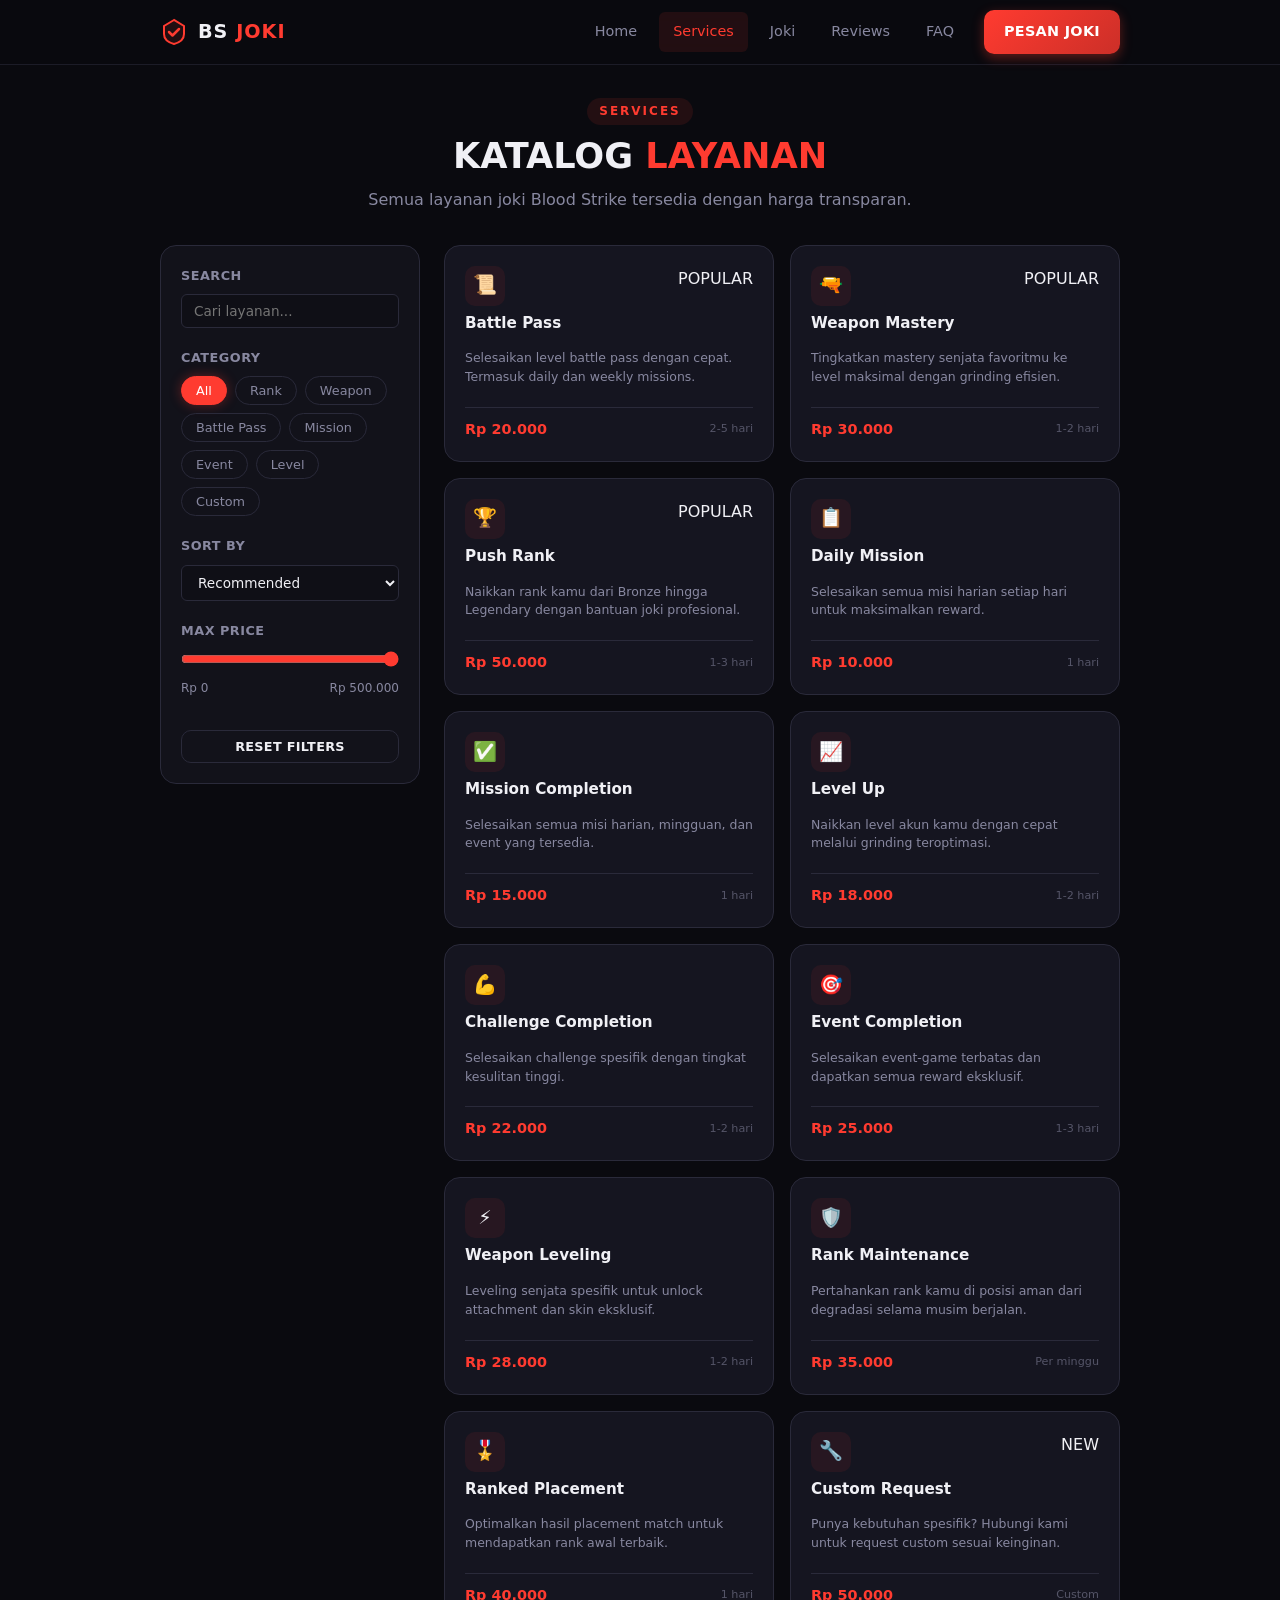
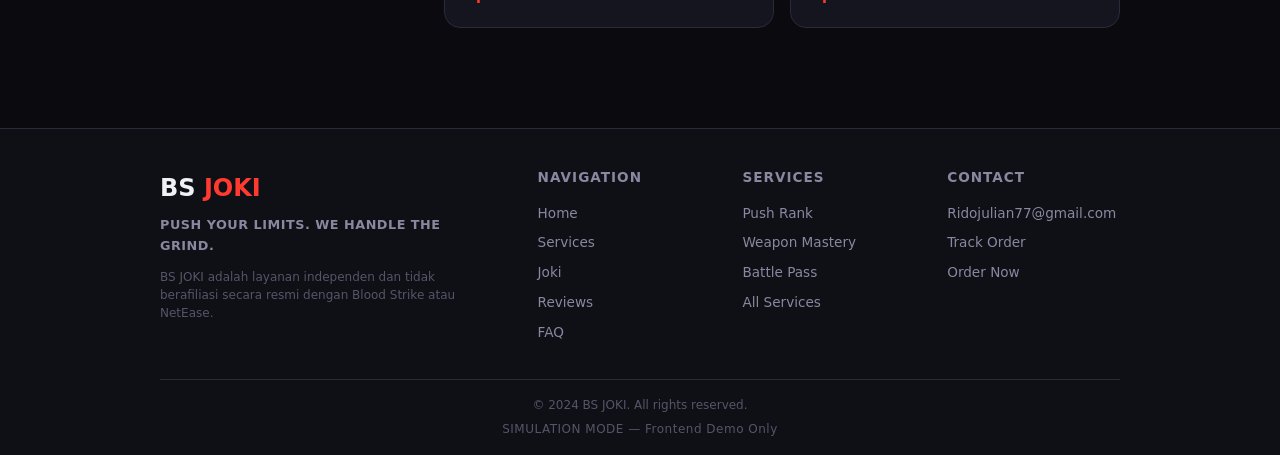
<file: pages/services.html>
<!DOCTYPE html>
<html lang="id">
<head>
    <meta charset="UTF-8">
    <meta name="viewport" content="width=device-width, initial-scale=1.0">
    <title>Services — BS JOKI</title>
    <link rel="stylesheet" href="../css/main.css">
    <link rel="stylesheet" href="../css/navbar.css">
    <link rel="stylesheet" href="../css/footer.css">
    <link rel="stylesheet" href="../css/services.css">
    <link rel="stylesheet" href="../css/responsive.css">
</head>
<body>

    <!-- NAVBAR -->
    <nav class="navbar" id="navbar" role="navigation" aria-label="Main navigation">
        <div class="navbar-container">
            <a href="../index.html" class="navbar-brand" aria-label="BS JOKI Home">
                <span class="brand-svg" aria-hidden="true">
                    <svg width="28" height="28" viewBox="0 0 28 28" fill="none" xmlns="http://www.w3.org/2000/svg">
                        <path d="M14 2L4 8v8c0 5.5 4.5 8.5 10 10 5.5-1.5 10-4.5 10-10V8L14 2z" stroke="#ff3b30" stroke-width="2" fill="rgba(255,59,48,0.1)"/>
                        <path d="M9 14l3.5 3.5L19 11" stroke="#ff3b30" stroke-width="2.5" stroke-linecap="round" stroke-linejoin="round"/>
                    </svg>
                </span>
                <span class="brand-text">BS <span class="brand-highlight">JOKI</span></span>
            </a>
            <button class="navbar-toggle" id="navbarToggle" aria-label="Toggle navigation" aria-expanded="false" aria-controls="navbarMenu">
                <span class="hamburger-line"></span>
                <span class="hamburger-line"></span>
                <span class="hamburger-line"></span>
            </button>
            <div class="navbar-menu" id="navbarMenu" role="menu">
                <a href="../index.html" class="nav-link" role="menuitem">Home</a>
                <a href="services.html" class="nav-link active" role="menuitem">Services</a>
                <a href="jokis.html" class="nav-link" role="menuitem">Joki</a>
                <a href="reviews.html" class="nav-link" role="menuitem">Reviews</a>
                <a href="faq.html" class="nav-link" role="menuitem">FAQ</a>
                <a href="order.html" class="btn btn-accent navbar-cta" role="menuitem">PESAN JOKI</a>
            </div>
        </div>
    </nav>

    <!-- SERVICES PAGE -->
    <main class="page-main services-page">
        <div class="page-header">
            <span class="section-label">SERVICES</span>
            <h1 class="page-title">KATALOG <span class="title-accent">LAYANAN</span></h1>
            <p class="page-description">Semua layanan joki Blood Strike tersedia dengan harga transparan.</p>
        </div>

        <div class="services-layout">
            <!-- FILTER SIDEBAR -->
            <aside class="filter-sidebar" id="filterSidebar" aria-label="Service filters">
                <div class="filter-group">
                    <label for="searchInput" class="filter-label">Search</label>
                    <input type="text" id="searchInput" class="filter-input" placeholder="Cari layanan..." autocomplete="off" aria-label="Search services">
                </div>

                <div class="filter-group">
                    <span class="filter-label">Category</span>
                    <div class="filter-options" id="categoryFilter">
                        <button class="filter-chip active" data-category="all" aria-pressed="true">All</button>
                        <button class="filter-chip" data-category="Rank" aria-pressed="false">Rank</button>
                        <button class="filter-chip" data-category="Weapon" aria-pressed="false">Weapon</button>
                        <button class="filter-chip" data-category="Battle Pass" aria-pressed="false">Battle Pass</button>
                        <button class="filter-chip" data-category="Mission" aria-pressed="false">Mission</button>
                        <button class="filter-chip" data-category="Event" aria-pressed="false">Event</button>
                        <button class="filter-chip" data-category="Level" aria-pressed="false">Level</button>
                        <button class="filter-chip" data-category="Custom" aria-pressed="false">Custom</button>
                    </div>
                </div>

                <div class="filter-group">
                    <label for="sortSelect" class="filter-label">Sort By</label>
                    <select id="sortSelect" class="filter-select" aria-label="Sort services">
                        <option value="recommended">Recommended</option>
                        <option value="price-low">Price: Low to High</option>
                        <option value="price-high">Price: High to Low</option>
                        <option value="fastest">Fastest</option>
                        <option value="popular">Most Popular</option>
                    </select>
                </div>

                <div class="filter-group">
                    <span class="filter-label">Max Price</span>
                    <input type="range" id="priceRange" class="filter-range" min="0" max="500000" step="10000" value="500000" aria-label="Maximum price filter">
                    <div class="range-display">
                        <span>Rp 0</span>
                        <span id="priceRangeValue">Rp 500.000</span>
                    </div>
                </div>

                <button class="btn btn-outline btn-sm btn-reset-filters" id="resetFilters">RESET FILTERS</button>
            </aside>

            <!-- SERVICES GRID -->
            <section class="services-grid-container" id="servicesGridContainer">
                <div class="services-grid" id="servicesGrid">
                    <!-- Rendered by JS -->
                </div>
                <div id="emptyState" class="empty-state" style="display:none;">
                    <svg width="60" height="60" viewBox="0 0 60 60" fill="none" xmlns="http://www.w3.org/2000/svg" aria-hidden="true">
                        <circle cx="30" cy="30" r="28" stroke="#2a2a3a" stroke-width="2" fill="none"/>
                        <path d="M20 25l10 10 10-10" stroke="#2a2a3a" stroke-width="2" stroke-linecap="round" stroke-linejoin="round"/>
                    </svg>
                    <h3 class="empty-state-title">No Services Found</h3>
                    <p class="empty-state-text">Coba ubah pencarian atau reset filter.</p>
                    <button class="btn btn-accent btn-sm" id="emptyStateReset">Reset Filters</button>
                </div>
            </section>
        </div>
    </main>

    <!-- FOOTER -->
    <footer class="footer" role="contentinfo">
        <div class="footer-container">
            <div class="footer-grid">
                <div class="footer-brand-col">
                    <a href="../index.html" class="footer-brand">BS <span>JOKI</span></a>
                    <p class="footer-tagline">PUSH YOUR LIMITS. WE HANDLE THE GRIND.</p>
                    <p class="footer-disclaimer">BS JOKI adalah layanan independen dan tidak berafiliasi secara resmi dengan Blood Strike atau NetEase.</p>
                </div>
                <div class="footer-col">
                    <h4 class="footer-heading">Navigation</h4>
                    <a href="../index.html" class="footer-link">Home</a>
                    <a href="services.html" class="footer-link">Services</a>
                    <a href="jokis.html" class="footer-link">Joki</a>
                    <a href="reviews.html" class="footer-link">Reviews</a>
                    <a href="faq.html" class="footer-link">FAQ</a>
                </div>
                <div class="footer-col">
                    <h4 class="footer-heading">Services</h4>
                    <a href="push-rank.html" class="footer-link">Push Rank</a>
                    <a href="weapon-mastery.html" class="footer-link">Weapon Mastery</a>
                    <a href="battle-pass.html" class="footer-link">Battle Pass</a>
                    <a href="services.html" class="footer-link">All Services</a>
                </div>
                <div class="footer-col">
                    <h4 class="footer-heading">Contact</h4>
                    <a href="mailto:Ridojulian77@gmail.com" class="footer-link footer-email">Ridojulian77@gmail.com</a>
                    <a href="tracking.html" class="footer-link">Track Order</a>
                    <a href="order.html" class="footer-link">Order Now</a>
                </div>
            </div>
            <div class="footer-bottom">
                <p>&copy; 2024 BS JOKI. All rights reserved.</p>
                <p class="footer-sim-label">SIMULATION MODE — Frontend Demo Only</p>
            </div>
        </div>
    </footer>

    <!-- Toast Container -->
    <div id="toastContainer" class="toast-container" aria-live="polite" aria-atomic="true"></div>

    <!-- Modal Container -->
    <div id="modalContainer" class="modal-container" aria-hidden="true"></div>

    <!-- Scripts -->
    <script src="../data/services.js"></script>
    <script src="../js/main.js"></script>
    <script src="../js/navbar.js"></script>
    <script src="../js/services.js"></script>
</body>
</html>
</file>
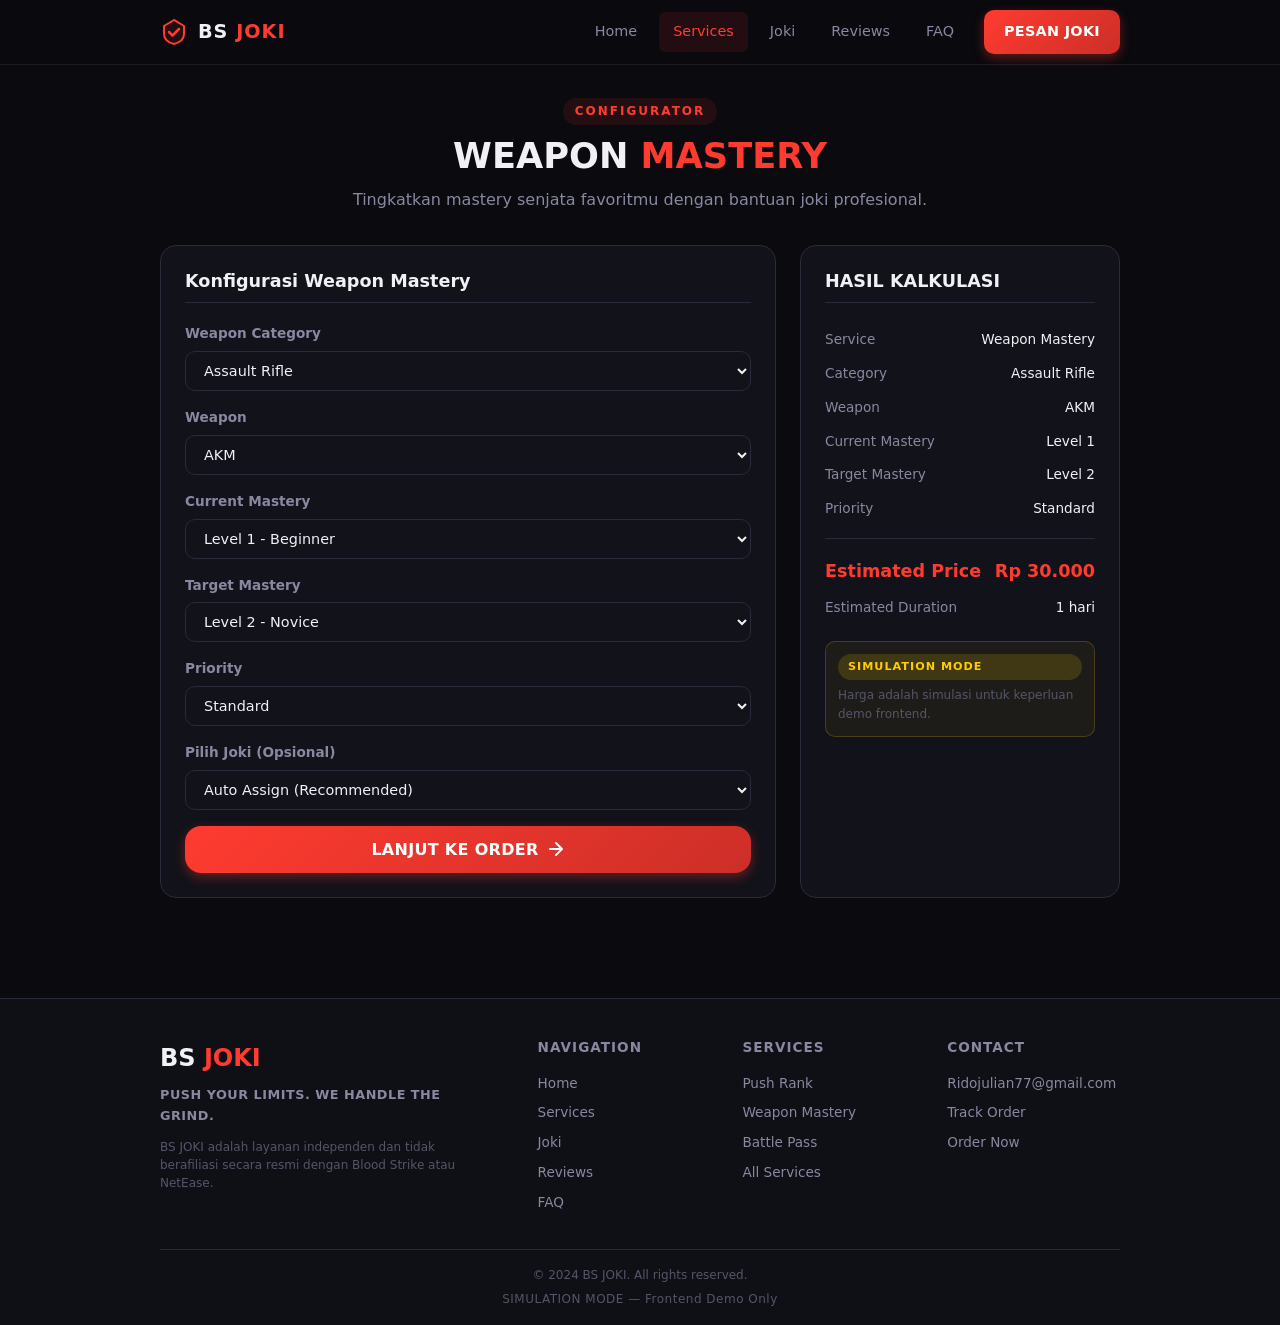
<file: pages/weapon-mastery.html>
<!DOCTYPE html>
<html lang="id">
<head>
    <meta charset="UTF-8">
    <meta name="viewport" content="width=device-width, initial-scale=1.0">
    <title>Weapon Mastery — BS JOKI</title>
    <link rel="stylesheet" href="../css/main.css">
    <link rel="stylesheet" href="../css/navbar.css">
    <link rel="stylesheet" href="../css/footer.css">
    <link rel="stylesheet" href="../css/services.css">
    <link rel="stylesheet" href="../css/order.css">
    <link rel="stylesheet" href="../css/responsive.css">
</head>
<body>

    <!-- NAVBAR -->
    <nav class="navbar" id="navbar" role="navigation" aria-label="Main navigation">
        <div class="navbar-container">
            <a href="../index.html" class="navbar-brand" aria-label="BS JOKI Home">
                <span class="brand-svg" aria-hidden="true">
                    <svg width="28" height="28" viewBox="0 0 28 28" fill="none" xmlns="http://www.w3.org/2000/svg">
                        <path d="M14 2L4 8v8c0 5.5 4.5 8.5 10 10 5.5-1.5 10-4.5 10-10V8L14 2z" stroke="#ff3b30" stroke-width="2" fill="rgba(255,59,48,0.1)"/>
                        <path d="M9 14l3.5 3.5L19 11" stroke="#ff3b30" stroke-width="2.5" stroke-linecap="round" stroke-linejoin="round"/>
                    </svg>
                </span>
                <span class="brand-text">BS <span class="brand-highlight">JOKI</span></span>
            </a>
            <button class="navbar-toggle" id="navbarToggle" aria-label="Toggle navigation" aria-expanded="false" aria-controls="navbarMenu">
                <span class="hamburger-line"></span>
                <span class="hamburger-line"></span>
                <span class="hamburger-line"></span>
            </button>
            <div class="navbar-menu" id="navbarMenu" role="menu">
                <a href="../index.html" class="nav-link" role="menuitem">Home</a>
                <a href="services.html" class="nav-link active" role="menuitem">Services</a>
                <a href="jokis.html" class="nav-link" role="menuitem">Joki</a>
                <a href="reviews.html" class="nav-link" role="menuitem">Reviews</a>
                <a href="faq.html" class="nav-link" role="menuitem">FAQ</a>
                <a href="order.html" class="btn btn-accent navbar-cta" role="menuitem">PESAN JOKI</a>
            </div>
        </div>
    </nav>

    <!-- WEAPON MASTERY CONFIGURATOR -->
    <main class="page-main config-page">
        <div class="page-header">
            <span class="section-label">CONFIGURATOR</span>
            <h1 class="page-title">WEAPON <span class="title-accent">MASTERY</span></h1>
            <p class="page-description">Tingkatkan mastery senjata favoritmu dengan bantuan joki profesional.</p>
        </div>

        <div class="config-layout">
            <div class="config-form-card">
                <h2 class="config-title">Konfigurasi Weapon Mastery</h2>

                <div class="form-group">
                    <label for="weaponCategory" class="form-label">Weapon Category</label>
                    <select id="weaponCategory" class="form-select" aria-label="Weapon category">
                        <option value="AR">Assault Rifle</option>
                        <option value="SMG">Submachine Gun</option>
                        <option value="Sniper">Sniper Rifle</option>
                        <option value="Shotgun">Shotgun</option>
                        <option value="Pistol">Pistol</option>
                        <option value="Melee">Melee</option>
                    </select>
                </div>

                <div class="form-group">
                    <label for="weaponName" class="form-label">Weapon</label>
                    <select id="weaponName" class="form-select" aria-label="Weapon name">
                        <option value="AKM">AKM</option>
                        <option value="M4A1">M4A1</option>
                        <option value="SCAR">SCAR</option>
                        <option value="AWM">AWM</option>
                    </select>
                </div>

                <div class="form-group">
                    <label for="currentMastery" class="form-label">Current Mastery</label>
                    <select id="currentMastery" class="form-select" aria-label="Current mastery level">
                        <option value="0">Level 1 - Beginner</option>
                        <option value="1">Level 2 - Novice</option>
                        <option value="2">Level 3 - Skilled</option>
                        <option value="3">Level 4 - Expert</option>
                        <option value="4">Level 5 - Master</option>
                    </select>
                </div>

                <div class="form-group">
                    <label for="targetMastery" class="form-label">Target Mastery</label>
                    <select id="targetMastery" class="form-select" aria-label="Target mastery level">
                        <option value="0">Level 1 - Beginner</option>
                        <option value="1">Level 2 - Novice</option>
                        <option value="2">Level 3 - Skilled</option>
                        <option value="3">Level 4 - Expert</option>
                        <option value="4">Level 5 - Master</option>
                    </select>
                </div>

                <div class="form-group">
                    <label for="wmPriority" class="form-label">Priority</label>
                    <select id="wmPriority" class="form-select" aria-label="Priority level">
                        <option value="standard">Standard</option>
                        <option value="fast">Fast</option>
                        <option value="express">Express</option>
                    </select>
                </div>

                <div class="form-group">
                    <label for="wmJokiSelect" class="form-label">Pilih Joki (Opsional)</label>
                    <select id="wmJokiSelect" class="form-select" aria-label="Select joki">
                        <option value="">Auto Assign (Recommended)</option>
                    </select>
                </div>

                <button class="btn btn-accent btn-lg btn-block" id="wmContinueToOrder">
                    LANJUT KE ORDER
                    <svg width="18" height="18" viewBox="0 0 18 18" fill="none" xmlns="http://www.w3.org/2000/svg" aria-hidden="true">
                        <path d="M3 9h12M9 3l6 6-6 6" stroke="currentColor" stroke-width="2" stroke-linecap="round" stroke-linejoin="round"/>
                    </svg>
                </button>
            </div>

            <div class="config-summary-card" id="wmConfigSummary">
                <h2 class="config-title">HASIL KALKULASI</h2>
                <div class="summary-row">
                    <span>Service</span>
                    <span>Weapon Mastery</span>
                </div>
                <div class="summary-row">
                    <span>Category</span>
                    <span id="wmSummaryCategory">Assault Rifle</span>
                </div>
                <div class="summary-row">
                    <span>Weapon</span>
                    <span id="wmSummaryWeapon">AKM</span>
                </div>
                <div class="summary-row">
                    <span>Current Mastery</span>
                    <span id="wmSummaryCurrent">Level 1</span>
                </div>
                <div class="summary-row">
                    <span>Target Mastery</span>
                    <span id="wmSummaryTarget">Level 2</span>
                </div>
                <div class="summary-row">
                    <span>Priority</span>
                    <span id="wmSummaryPriority">Standard</span>
                </div>
                <div class="summary-divider"></div>
                <div class="summary-row summary-total">
                    <span>Estimated Price</span>
                    <span id="wmSummaryPrice">Rp 30.000</span>
                </div>
                <div class="summary-row">
                    <span>Estimated Duration</span>
                    <span id="wmSummaryDuration">1-2 hari</span>
                </div>
                <div class="summary-note">
                    <span class="simulation-badge">SIMULATION MODE</span>
                    <p>Harga adalah simulasi untuk keperluan demo frontend.</p>
                </div>
            </div>
        </div>
    </main>

    <!-- FOOTER -->
    <footer class="footer" role="contentinfo">
        <div class="footer-container">
            <div class="footer-grid">
                <div class="footer-brand-col">
                    <a href="../index.html" class="footer-brand">BS <span>JOKI</span></a>
                    <p class="footer-tagline">PUSH YOUR LIMITS. WE HANDLE THE GRIND.</p>
                    <p class="footer-disclaimer">BS JOKI adalah layanan independen dan tidak berafiliasi secara resmi dengan Blood Strike atau NetEase.</p>
                </div>
                <div class="footer-col">
                    <h4 class="footer-heading">Navigation</h4>
                    <a href="../index.html" class="footer-link">Home</a>
                    <a href="services.html" class="footer-link">Services</a>
                    <a href="jokis.html" class="footer-link">Joki</a>
                    <a href="reviews.html" class="footer-link">Reviews</a>
                    <a href="faq.html" class="footer-link">FAQ</a>
                </div>
                <div class="footer-col">
                    <h4 class="footer-heading">Services</h4>
                    <a href="push-rank.html" class="footer-link">Push Rank</a>
                    <a href="weapon-mastery.html" class="footer-link">Weapon Mastery</a>
                    <a href="battle-pass.html" class="footer-link">Battle Pass</a>
                    <a href="services.html" class="footer-link">All Services</a>
                </div>
                <div class="footer-col">
                    <h4 class="footer-heading">Contact</h4>
                    <a href="mailto:Ridojulian77@gmail.com" class="footer-link footer-email">Ridojulian77@gmail.com</a>
                    <a href="tracking.html" class="footer-link">Track Order</a>
                    <a href="order.html" class="footer-link">Order Now</a>
                </div>
            </div>
            <div class="footer-bottom">
                <p>&copy; 2024 BS JOKI. All rights reserved.</p>
                <p class="footer-sim-label">SIMULATION MODE — Frontend Demo Only</p>
            </div>
        </div>
    </footer>

    <!-- Toast Container -->
    <div id="toastContainer" class="toast-container" aria-live="polite" aria-atomic="true"></div>

    <!-- Modal Container -->
    <div id="modalContainer" class="modal-container" aria-hidden="true"></div>

    <!-- Scripts -->
    <script src="../data/services.js"></script>
    <script src="../data/jokis.js"></script>
    <script src="../js/main.js"></script>
    <script src="../js/navbar.js"></script>
    <script src="../js/order.js"></script>
</body>
</html>
</file>
<file: css/main.css>
/* ============================================
   BS JOKI - MAIN CSS
   Global styles, variables, reset, utilities
   ============================================ */

:root {
    --bg-primary: #0a0a0f;
    --bg-secondary: #0f0f16;
    --surface: #12121a;
    --surface-hover: #1a1a26;
    --card-bg: #151520;
    --card-hover: #1c1c2a;
    --text-primary: #f0f0f5;
    --text-secondary: #8888a0;
    --text-muted: #555568;
    --accent: #ff3b30;
    --accent-hover: #ff5545;
    --accent-glow: rgba(255, 59, 48, 0.35);
    --success: #34c759;
    --success-glow: rgba(52, 199, 89, 0.35);
    --warning: #ffcc00;
    --warning-glow: rgba(255, 204, 0, 0.35);
    --danger: #ff3b30;
    --danger-glow: rgba(255, 59, 48, 0.35);
    --info: #5ac8fa;
    --info-glow: rgba(90, 200, 250, 0.35);
    --border: #2a2a3a;
    --border-light: #3a3a4a;
    --radius-sm: 6px;
    --radius-md: 10px;
    --radius-lg: 16px;
    --radius-xl: 20px;
    --radius-full: 9999px;
    --font-family: 'Inter', system-ui, 'Segoe UI', Roboto, sans-serif;
    --transition-fast: 0.15s ease;
    --transition-base: 0.25s ease;
    --transition-slow: 0.4s ease;
    --shadow-sm: 0 2px 8px rgba(0, 0, 0, 0.3);
    --shadow-md: 0 4px 16px rgba(0, 0, 0, 0.4);
    --shadow-lg: 0 8px 32px rgba(0, 0, 0, 0.5);
    --shadow-glow: 0 0 20px rgba(255, 59, 48, 0.25);
    --container-width: 1200px;
    --navbar-height: 64px;
}

/* RESET */
*,
*::before,
*::after {
    margin: 0;
    padding: 0;
    box-sizing: border-box;
}

html {
    scroll-behavior: smooth;
    -webkit-font-smoothing: antialiased;
    -moz-osx-font-smoothing: grayscale;
    font-size: 16px;
}

body {
    font-family: var(--font-family);
    background-color: var(--bg-primary);
    color: var(--text-primary);
    line-height: 1.6;
    min-height: 100vh;
    overflow-x: hidden;
    position: relative;
}

/* TYPOGRAPHY */
h1, h2, h3, h4, h5, h6 {
    font-weight: 700;
    line-height: 1.3;
    margin-bottom: 0.5rem;
}

h1 { font-size: 2.5rem; }
h2 { font-size: 2rem; }
h3 { font-size: 1.5rem; }
h4 { font-size: 1.2rem; }

p {
    margin-bottom: 0.5rem;
}

a {
    color: inherit;
    text-decoration: none;
    transition: color var(--transition-fast);
}

a:hover {
    color: var(--accent);
}

/* BUTTONS */
.btn {
    display: inline-flex;
    align-items: center;
    justify-content: center;
    gap: 8px;
    padding: 10px 20px;
    border: none;
    border-radius: var(--radius-md);
    font-family: var(--font-family);
    font-size: 0.9rem;
    font-weight: 600;
    cursor: pointer;
    transition: all var(--transition-fast);
    text-decoration: none;
    letter-spacing: 0.3px;
    position: relative;
    overflow: hidden;
}

.btn:focus-visible {
    outline: 2px solid var(--accent);
    outline-offset: 2px;
}

.btn:active {
    transform: scale(0.97);
}

.btn-accent {
    background: linear-gradient(135deg, var(--accent) 0%, #cc2f28 100%);
    color: #fff;
    box-shadow: 0 4px 12px var(--accent-glow);
}

.btn-accent:hover {
    background: linear-gradient(135deg, var(--accent-hover) 0%, #e04438 100%);
    box-shadow: 0 6px 20px var(--accent-glow);
    color: #fff;
    transform: translateY(-1px);
}

.btn-outline {
    background: transparent;
    color: var(--text-primary);
    border: 1.5px solid var(--border-light);
}

.btn-outline:hover {
    border-color: var(--accent);
    color: var(--accent);
    background: rgba(255, 59, 48, 0.05);
}

.btn-lg {
    padding: 14px 28px;
    font-size: 1rem;
    border-radius: var(--radius-lg);
}

.btn-md {
    padding: 10px 22px;
    font-size: 0.9rem;
}

.btn-sm {
    padding: 8px 16px;
    font-size: 0.8rem;
}

.btn-block {
    width: 100%;
}

.btn-reset-filters {
    margin-top: 12px;
    width: 100%;
    border-color: var(--border);
    font-size: 0.8rem;
}

/* CARDS */
.card {
    background: var(--card-bg);
    border: 1px solid var(--border);
    border-radius: var(--radius-lg);
    padding: 24px;
    transition: all var(--transition-base);
}

.card:hover {
    background: var(--card-hover);
    border-color: var(--border-light);
    box-shadow: var(--shadow-md);
    transform: translateY(-2px);
}

/* UTILITY CLASSES */
.section-container {
    max-width: var(--container-width);
    margin: 0 auto;
    padding: 0 20px;
}

.section-header {
    text-align: center;
    margin-bottom: 40px;
}

.section-label {
    display: inline-block;
    font-size: 0.75rem;
    font-weight: 700;
    letter-spacing: 2px;
    text-transform: uppercase;
    color: var(--accent);
    margin-bottom: 8px;
    background: rgba(255, 59, 48, 0.1);
    padding: 4px 12px;
    border-radius: var(--radius-full);
}

.section-title {
    font-size: 2.2rem;
    margin-bottom: 12px;
}

.title-accent {
    color: var(--accent);
}

.section-description {
    color: var(--text-secondary);
    max-width: 600px;
    margin: 0 auto;
    font-size: 1rem;
}

.section-actions {
    text-align: center;
    margin-top: 32px;
}

/* PAGE COMMON */
.page-main {
    padding: 40px 20px 60px;
    max-width: var(--container-width);
    margin: 0 auto;
}

.page-header {
    text-align: center;
    margin-bottom: 32px;
}

.page-title {
    font-size: 2.2rem;
    margin-bottom: 8px;
}

.page-description {
    color: var(--text-secondary);
    font-size: 1rem;
    max-width: 600px;
    margin: 0 auto;
}

/* EMPTY STATE */
.empty-state {
    text-align: center;
    padding: 48px 20px;
    background: var(--surface);
    border: 1px dashed var(--border);
    border-radius: var(--radius-lg);
}

.empty-state-title {
    font-size: 1.3rem;
    margin: 16px 0 8px;
    color: var(--text-primary);
}

.empty-state-text {
    color: var(--text-secondary);
    font-size: 0.9rem;
    margin-bottom: 16px;
}

/* SIMULATION BADGE */
.simulation-badge {
    display: inline-flex;
    align-items: center;
    gap: 6px;
    background: rgba(255, 204, 0, 0.15);
    color: var(--warning);
    padding: 4px 10px;
    border-radius: var(--radius-full);
    font-size: 0.7rem;
    font-weight: 700;
    letter-spacing: 1px;
    text-transform: uppercase;
}

.simulation-banner {
    display: flex;
    align-items: center;
    gap: 10px;
    background: rgba(255, 204, 0, 0.08);
    border: 1px solid rgba(255, 204, 0, 0.25);
    border-radius: var(--radius-md);
    padding: 12px 16px;
    margin-bottom: 24px;
    color: var(--warning);
    font-size: 0.85rem;
}

/* FORM ELEMENTS */
.form-group {
    margin-bottom: 16px;
}

.form-label {
    display: block;
    font-size: 0.85rem;
    font-weight: 600;
    color: var(--text-secondary);
    margin-bottom: 6px;
}

.form-input,
.form-select,
.form-textarea {
    width: 100%;
    padding: 10px 14px;
    background: var(--surface);
    border: 1.5px solid var(--border);
    border-radius: var(--radius-md);
    color: var(--text-primary);
    font-family: var(--font-family);
    font-size: 0.9rem;
    transition: border-color var(--transition-fast);
    appearance: auto;
}

.form-input:focus,
.form-select:focus,
.form-textarea:focus {
    outline: none;
    border-color: var(--accent);
    box-shadow: 0 0 0 3px rgba(255, 59, 48, 0.1);
}

.form-textarea {
    resize: vertical;
    min-height: 80px;
}

.form-row {
    display: grid;
    grid-template-columns: 1fr 1fr;
    gap: 16px;
}

.form-error {
    background: rgba(255, 59, 48, 0.1);
    border: 1px solid rgba(255, 59, 48, 0.3);
    color: var(--danger);
    padding: 12px;
    border-radius: var(--radius-md);
    font-size: 0.85rem;
    margin-bottom: 16px;
    display: flex;
    align-items: center;
    gap: 8px;
}

.form-section-title {
    font-size: 1.1rem;
    margin: 24px 0 16px;
    padding-bottom: 8px;
    border-bottom: 1px solid var(--border);
}

/* FILTER CHIPS */
.filter-chip {
    padding: 6px 14px;
    border: 1.5px solid var(--border);
    border-radius: var(--radius-full);
    background: transparent;
    color: var(--text-secondary);
    font-family: var(--font-family);
    font-size: 0.8rem;
    cursor: pointer;
    transition: all var(--transition-fast);
    white-space: nowrap;
}

.filter-chip:hover {
    border-color: var(--border-light);
    color: var(--text-primary);
}

.filter-chip.active {
    background: var(--accent);
    color: #fff;
    border-color: var(--accent);
    box-shadow: 0 0 12px var(--accent-glow);
}

/* FILTER SIDEBAR */
.filter-sidebar {
    background: var(--surface);
    border: 1px solid var(--border);
    border-radius: var(--radius-lg);
    padding: 20px;
    height: fit-content;
    position: sticky;
    top: calc(var(--navbar-height) + 20px);
}

.filter-group {
    margin-bottom: 20px;
}

.filter-label {
    display: block;
    font-size: 0.8rem;
    font-weight: 600;
    color: var(--text-secondary);
    margin-bottom: 8px;
    text-transform: uppercase;
    letter-spacing: 0.5px;
}

.filter-input,
.filter-select {
    width: 100%;
    padding: 8px 12px;
    background: var(--bg-secondary);
    border: 1.5px solid var(--border);
    border-radius: var(--radius-sm);
    color: var(--text-primary);
    font-family: var(--font-family);
    font-size: 0.85rem;
}

.filter-input:focus,
.filter-select:focus {
    outline: none;
    border-color: var(--accent);
}

.filter-options {
    display: flex;
    flex-wrap: wrap;
    gap: 8px;
}

.filter-range {
    width: 100%;
    accent-color: var(--accent);
    cursor: pointer;
}

.range-display {
    display: flex;
    justify-content: space-between;
    font-size: 0.75rem;
    color: var(--text-secondary);
    margin-top: 4px;
}

/* TOAST */
.toast-container {
    position: fixed;
    bottom: 24px;
    right: 24px;
    z-index: 9999;
    display: flex;
    flex-direction: column;
    gap: 8px;
    pointer-events: none;
}

.toast {
    pointer-events: auto;
    padding: 12px 18px;
    border-radius: var(--radius-md);
    font-size: 0.85rem;
    font-weight: 500;
    box-shadow: var(--shadow-lg);
    animation: toast-in 0.3s ease;
    display: flex;
    align-items: center;
    gap: 8px;
    max-width: 360px;
    transition: opacity 0.3s ease, transform 0.3s ease;
}

.toast-hiding {
    opacity: 0;
    transform: translateX(20px);
}

.toast-success {
    background: #1a3a22;
    border: 1px solid var(--success);
    color: var(--success);
}

.toast-error {
    background: #3a1a1a;
    border: 1px solid var(--danger);
    color: var(--danger);
}

.toast-warning {
    background: #3a351a;
    border: 1px solid var(--warning);
    color: var(--warning);
}

.toast-info {
    background: #1a2a3a;
    border: 1px solid var(--info);
    color: var(--info);
}

@keyframes toast-in {
    from {
        opacity: 0;
        transform: translateX(20px);
    }
    to {
        opacity: 1;
        transform: translateX(0);
    }
}

/* MODAL */
.modal-container {
    position: fixed;
    top: 0;
    left: 0;
    width: 100%;
    height: 100%;
    z-index: 9998;
    pointer-events: none;
}

.modal-overlay {
    position: absolute;
    top: 0;
    left: 0;
    width: 100%;
    height: 100%;
    background: rgba(0, 0, 0, 0.7);
    pointer-events: auto;
    animation: fade-in 0.2s ease;
    display: flex;
    align-items: center;
    justify-content: center;
    padding: 20px;
}

.modal-content {
    background: var(--surface);
    border: 1px solid var(--border-light);
    border-radius: var(--radius-lg);
    padding: 28px;
    max-width: 480px;
    width: 100%;
    box-shadow: var(--shadow-lg);
    pointer-events: auto;
    animation: modal-in 0.25s ease;
    position: relative;
    max-height: 90vh;
    overflow-y: auto;
}

.modal-close {
    position: absolute;
    top: 12px;
    right: 12px;
    background: none;
    border: none;
    color: var(--text-secondary);
    font-size: 1.5rem;
    cursor: pointer;
    padding: 4px 8px;
    border-radius: var(--radius-sm);
    transition: all var(--transition-fast);
    line-height: 1;
}

.modal-close:hover {
    background: var(--surface-hover);
    color: var(--text-primary);
}

@keyframes fade-in {
    from { opacity: 0; }
    to { opacity: 1; }
}

@keyframes modal-in {
    from {
        opacity: 0;
        transform: translateY(-20px) scale(0.95);
    }
    to {
        opacity: 1;
        transform: translateY(0) scale(1);
    }
}

/* MISC */
.text-center { text-align: center; }
.text-muted { color: var(--text-muted); }
.text-accent { color: var(--accent); }
.mt-1 { margin-top: 8px; }
.mt-2 { margin-top: 16px; }
.mt-3 { margin-top: 24px; }
.mb-1 { margin-bottom: 8px; }
.mb-2 { margin-bottom: 16px; }
.mb-3 { margin-bottom: 24px; }

.hidden {
    display: none !important;
}

/* SCROLLBAR */
::-webkit-scrollbar {
    width: 8px;
    height: 8px;
}

::-webkit-scrollbar-track {
    background: var(--bg-primary);
}

::-webkit-scrollbar-thumb {
    background: var(--border);
    border-radius: 4px;
}

::-webkit-scrollbar-thumb:hover {
    background: var(--border-light);
}
</file>
<file: css/navbar.css>
/* ============================================
   BS JOKI - NAVBAR CSS
   ============================================ */

.navbar {
    position: sticky;
    top: 0;
    z-index: 1000;
    background: rgba(10, 10, 15, 0.85);
    backdrop-filter: blur(12px);
    -webkit-backdrop-filter: blur(12px);
    border-bottom: 1px solid rgba(42, 42, 58, 0.6);
    transition: background var(--transition-base);
}

.navbar.scrolled {
    background: rgba(10, 10, 15, 0.95);
    box-shadow: 0 2px 16px rgba(0, 0, 0, 0.4);
}

.navbar-container {
    max-width: var(--container-width);
    margin: 0 auto;
    padding: 0 20px;
    display: flex;
    align-items: center;
    justify-content: space-between;
    height: var(--navbar-height);
    gap: 16px;
}

.navbar-brand {
    display: flex;
    align-items: center;
    gap: 10px;
    font-size: 1.2rem;
    font-weight: 800;
    letter-spacing: 1px;
    text-decoration: none;
    color: var(--text-primary);
    flex-shrink: 0;
}

.brand-svg {
    display: inline-flex;
}

.brand-text {
    font-weight: 800;
}

.brand-highlight {
    color: var(--accent);
}

.navbar-menu {
    display: flex;
    align-items: center;
    gap: 8px;
    transition: all var(--transition-base);
}

.nav-link {
    padding: 8px 14px;
    border-radius: var(--radius-sm);
    font-size: 0.9rem;
    font-weight: 500;
    color: var(--text-secondary);
    text-decoration: none;
    transition: all var(--transition-fast);
    position: relative;
}

.nav-link:hover {
    color: var(--text-primary);
    background: rgba(255, 255, 255, 0.05);
}

.nav-link.active {
    color: var(--accent);
    background: rgba(255, 59, 48, 0.1);
}

.navbar-cta {
    margin-left: 8px;
    white-space: nowrap;
}

.navbar-toggle {
    display: none;
    flex-direction: column;
    justify-content: center;
    gap: 5px;
    background: none;
    border: none;
    cursor: pointer;
    padding: 8px;
    border-radius: var(--radius-sm);
    transition: background var(--transition-fast);
}

.navbar-toggle:hover {
    background: rgba(255, 255, 255, 0.05);
}

.navbar-toggle:focus-visible {
    outline: 2px solid var(--accent);
    outline-offset: 2px;
}

.hamburger-line {
    display: block;
    width: 22px;
    height: 2px;
    background: var(--text-primary);
    border-radius: 2px;
    transition: all var(--transition-base);
    transform-origin: center;
}

.navbar-toggle.active .hamburger-line:nth-child(1) {
    transform: translateY(7px) rotate(45deg);
}

.navbar-toggle.active .hamburger-line:nth-child(2) {
    opacity: 0;
    transform: scaleX(0);
}

.navbar-toggle.active .hamburger-line:nth-child(3) {
    transform: translateY(-7px) rotate(-45deg);
}

/* Mobile menu */
@media (max-width: 768px) {
    .navbar-toggle {
        display: flex;
    }

    .navbar-menu {
        position: absolute;
        top: var(--navbar-height);
        left: 0;
        right: 0;
        background: rgba(10, 10, 15, 0.98);
        backdrop-filter: blur(16px);
        -webkit-backdrop-filter: blur(16px);
        flex-direction: column;
        align-items: stretch;
        padding: 16px;
        gap: 4px;
        border-bottom: 1px solid var(--border);
        transform: translateY(-120%);
        opacity: 0;
        pointer-events: none;
        visibility: hidden;
        box-shadow: var(--shadow-lg);
    }

    .navbar-menu.open {
        transform: translateY(0);
        opacity: 1;
        pointer-events: auto;
        visibility: visible;
    }

    .nav-link {
        padding: 12px 16px;
        font-size: 1rem;
        border-radius: var(--radius-md);
    }

    .navbar-cta {
        margin-left: 0;
        margin-top: 8px;
        justify-content: center;
        width: 100%;
    }
}
</file>
<file: css/footer.css>
/* ============================================
   BS JOKI - FOOTER CSS
   ============================================ */

.footer {
    background: var(--bg-secondary);
    border-top: 1px solid var(--border);
    padding: 40px 0 0;
    margin-top: 40px;
}

.footer-container {
    max-width: var(--container-width);
    margin: 0 auto;
    padding: 0 20px;
}

.footer-grid {
    display: grid;
    grid-template-columns: 2fr 1fr 1fr 1fr;
    gap: 32px;
    padding-bottom: 32px;
    border-bottom: 1px solid var(--border);
}

.footer-brand-col {
    max-width: 320px;
}

.footer-brand {
    font-size: 1.5rem;
    font-weight: 800;
    color: var(--text-primary);
    display: inline-block;
    margin-bottom: 8px;
}

.footer-brand span {
    color: var(--accent);
}

.footer-tagline {
    font-size: 0.8rem;
    color: var(--text-secondary);
    font-weight: 600;
    letter-spacing: 0.5px;
    margin-bottom: 12px;
}

.footer-disclaimer {
    font-size: 0.75rem;
    color: var(--text-muted);
    line-height: 1.5;
}

.footer-heading {
    font-size: 0.85rem;
    font-weight: 700;
    text-transform: uppercase;
    letter-spacing: 1px;
    color: var(--text-secondary);
    margin-bottom: 12px;
}

.footer-link {
    display: block;
    font-size: 0.85rem;
    color: var(--text-secondary);
    text-decoration: none;
    padding: 4px 0;
    transition: color var(--transition-fast);
}

.footer-link:hover {
    color: var(--accent);
}

.footer-email {
    word-break: break-all;
}

.footer-bottom {
    padding: 16px 0;
    text-align: center;
    display: flex;
    flex-direction: column;
    gap: 4px;
}

.footer-bottom p {
    font-size: 0.75rem;
    color: var(--text-muted);
    margin: 0;
}

.footer-sim-label {
    font-size: 0.7rem;
    color: var(--warning);
    letter-spacing: 0.5px;
}

/* Responsive footer */
@media (max-width: 768px) {
    .footer-grid {
        grid-template-columns: 1fr 1fr;
        gap: 24px;
    }

    .footer-brand-col {
        grid-column: 1 / -1;
        max-width: 100%;
    }
}

@media (max-width: 480px) {
    .footer-grid {
        grid-template-columns: 1fr;
        gap: 20px;
    }
}
</file>
<file: css/home.css>
/* ============================================
   BS JOKI - HOME CSS
   ============================================ */

/* HERO */
.hero {
    position: relative;
    padding: 80px 20px 100px;
    overflow: hidden;
    min-height: 600px;
    display: flex;
    align-items: center;
}

.hero-bg-glow {
    position: absolute;
    border-radius: 50%;
    filter: blur(80px);
    pointer-events: none;
    z-index: 0;
}

.hero-glow-1 {
    width: 500px;
    height: 500px;
    background: rgba(255, 59, 48, 0.15);
    top: -200px;
    left: -100px;
}

.hero-glow-2 {
    width: 400px;
    height: 400px;
    background: rgba(90, 200, 250, 0.1);
    bottom: -150px;
    right: -100px;
}

.hero-container {
    max-width: var(--container-width);
    margin: 0 auto;
    position: relative;
    z-index: 1;
}

.hero-content {
    max-width: 600px;
}

.hero-badge {
    display: inline-flex;
    align-items: center;
    gap: 8px;
    background: rgba(255, 59, 48, 0.1);
    border: 1px solid rgba(255, 59, 48, 0.3);
    color: var(--accent);
    padding: 6px 14px;
    border-radius: var(--radius-full);
    font-size: 0.75rem;
    font-weight: 700;
    letter-spacing: 1.5px;
    margin-bottom: 20px;
}

.badge-dot {
    width: 8px;
    height: 8px;
    border-radius: 50%;
    background: var(--accent);
    animation: pulse-dot 2s ease-in-out infinite;
}

@keyframes pulse-dot {
    0%, 100% { opacity: 1; transform: scale(1); }
    50% { opacity: 0.5; transform: scale(1.3); }
}

.hero-title {
    font-size: 3.5rem;
    font-weight: 900;
    letter-spacing: -0.5px;
    margin-bottom: 8px;
    line-height: 1.1;
}

.hero-title-accent {
    color: var(--accent);
    text-shadow: 0 0 30px var(--accent-glow);
}

.hero-subtitle {
    font-size: 1.3rem;
    font-weight: 700;
    color: var(--text-secondary);
    letter-spacing: 2px;
    margin-bottom: 16px;
    text-transform: uppercase;
}

.hero-description {
    font-size: 1rem;
    color: var(--text-secondary);
    max-width: 520px;
    margin-bottom: 28px;
    line-height: 1.7;
}

.hero-actions {
    display: flex;
    gap: 12px;
    flex-wrap: wrap;
    margin-bottom: 28px;
}

.hero-trust {
    display: flex;
    gap: 20px;
    flex-wrap: wrap;
}

.trust-item {
    display: flex;
    align-items: center;
    gap: 6px;
    font-size: 0.8rem;
    color: var(--text-secondary);
}

/* STATISTICS */
.stats-section {
    background: var(--bg-secondary);
    border-top: 1px solid var(--border);
    border-bottom: 1px solid var(--border);
    padding: 40px 20px;
}

.stats-container {
    max-width: var(--container-width);
    margin: 0 auto;
    display: grid;
    grid-template-columns: repeat(4, 1fr);
    gap: 20px;
}

.stat-card {
    text-align: center;
    padding: 20px;
    background: var(--surface);
    border: 1px solid var(--border);
    border-radius: var(--radius-lg);
    transition: all var(--transition-base);
}

.stat-card:hover {
    border-color: var(--accent);
    box-shadow: var(--shadow-glow);
    transform: translateY(-2px);
}

.stat-number {
    font-size: 2.2rem;
    font-weight: 800;
    color: var(--accent);
    margin-bottom: 4px;
    letter-spacing: -0.5px;
}

.stat-label {
    font-size: 0.8rem;
    color: var(--text-secondary);
    font-weight: 500;
}

/* SERVICES PREVIEW */
.services-preview {
    padding: 60px 20px;
}

.services-grid {
    display: grid;
    grid-template-columns: repeat(auto-fill, minmax(260px, 1fr));
    gap: 20px;
}

.service-card {
    background: var(--card-bg);
    border: 1px solid var(--border);
    border-radius: var(--radius-lg);
    padding: 20px;
    cursor: pointer;
    transition: all var(--transition-base);
    display: flex;
    flex-direction: column;
    gap: 10px;
}

.service-card:hover {
    border-color: var(--accent);
    background: var(--card-hover);
    transform: translateY(-4px);
    box-shadow: var(--shadow-md);
}

.service-card-icon {
    width: 48px;
    height: 48px;
    border-radius: var(--radius-md);
    display: flex;
    align-items: center;
    justify-content: center;
    background: rgba(255, 59, 48, 0.1);
    font-size: 1.5rem;
    margin-bottom: 4px;
}

.service-card-title {
    font-size: 1rem;
    font-weight: 700;
    color: var(--text-primary);
}

.service-card-desc {
    font-size: 0.8rem;
    color: var(--text-secondary);
    flex-grow: 1;
    line-height: 1.5;
}

.service-card-footer {
    display: flex;
    justify-content: space-between;
    align-items: center;
    margin-top: 8px;
}

.service-card-price {
    font-size: 0.9rem;
    font-weight: 700;
    color: var(--accent);
}

.service-card-duration {
    font-size: 0.7rem;
    color: var(--text-muted);
}

.service-card-badge {
    display: inline-block;
    padding: 3px 8px;
    border-radius: var(--radius-full);
    font-size: 0.65rem;
    font-weight: 700;
    letter-spacing: 0.5px;
    text-transform: uppercase;
}

.badge-popular {
    background: rgba(255, 204, 0, 0.15);
    color: var(--warning);
}

.badge-new {
    background: rgba(52, 199, 89, 0.15);
    color: var(--success);
}

/* JOKI PREVIEW */
.joki-preview {
    padding: 60px 20px;
    background: var(--bg-secondary);
    border-top: 1px solid var(--border);
    border-bottom: 1px solid var(--border);
}

.joki-preview-grid {
    display: grid;
    grid-template-columns: repeat(auto-fill, minmax(220px, 1fr));
    gap: 20px;
}

.joki-preview-card {
    background: var(--card-bg);
    border: 1px solid var(--border);
    border-radius: var(--radius-lg);
    padding: 20px;
    text-align: center;
    transition: all var(--transition-base);
    cursor: pointer;
}

.joki-preview-card:hover {
    border-color: var(--accent);
    transform: translateY(-4px);
    box-shadow: var(--shadow-md);
}

.joki-avatar {
    width: 72px;
    height: 72px;
    border-radius: 50%;
    margin: 0 auto 12px;
    display: flex;
    align-items: center;
    justify-content: center;
    font-size: 2rem;
    font-weight: 700;
    color: #fff;
    position: relative;
    overflow: hidden;
    flex-shrink: 0;
}

.avatar-gradient-1 { background: linear-gradient(135deg, #ff3b30, #cc2f28); }
.avatar-gradient-2 { background: linear-gradient(135deg, #5ac8fa, #3478f6); }
.avatar-gradient-3 { background: linear-gradient(135deg, #34c759, #28a745); }
.avatar-gradient-4 { background: linear-gradient(135deg, #ffcc00, #f0a500); }
.avatar-gradient-5 { background: linear-gradient(135deg, #af52de, #8944d9); }
.avatar-gradient-6 { background: linear-gradient(135deg, #ff9500, #e07c00); }
.avatar-gradient-7 { background: linear-gradient(135deg, #ff2d55, #d91e3e); }
.avatar-gradient-8 { background: linear-gradient(135deg, #00c7be, #00a89e); }
.avatar-gradient-9 { background: linear-gradient(135deg, #ff6b6b, #ee4d4d); }
.avatar-gradient-10 { background: linear-gradient(135deg, #4cd964, #3bc454); }
.avatar-gradient-11 { background: linear-gradient(135deg, #5856d6, #4443b8); }
.avatar-gradient-12 { background: linear-gradient(135deg, #ff8a00, #d97700); }

.joki-preview-name {
    font-size: 0.95rem;
    font-weight: 700;
    color: var(--text-primary);
    margin-bottom: 4px;
}

.joki-preview-rating {
    font-size: 0.8rem;
    color: var(--warning);
    margin-bottom: 4px;
}

.joki-preview-spec {
    font-size: 0.7rem;
    color: var(--text-secondary);
}

.joki-preview-status {
    display: inline-block;
    margin-top: 8px;
    padding: 4px 10px;
    border-radius: var(--radius-full);
    font-size: 0.65rem;
    font-weight: 700;
    letter-spacing: 1px;
    background: rgba(255, 204, 0, 0.15);
    color: var(--warning);
    text-transform: uppercase;
}

/* CTA */
.cta-section {
    padding: 60px 20px;
}

.cta-container {
    max-width: 800px;
    margin: 0 auto;
    text-align: center;
    background: linear-gradient(135deg, rgba(255, 59, 48, 0.1) 0%, rgba(255, 59, 48, 0.05) 100%);
    border: 1px solid rgba(255, 59, 48, 0.25);
    border-radius: var(--radius-xl);
    padding: 48px 32px;
}

.cta-title {
    font-size: 2.2rem;
    font-weight: 800;
    margin-bottom: 12px;
}

.cta-accent {
    color: var(--accent);
}

.cta-text {
    font-size: 1rem;
    color: var(--text-secondary);
    margin-bottom: 24px;
}

.cta-actions {
    display: flex;
    gap: 12px;
    justify-content: center;
    flex-wrap: wrap;
}

/* Responsive adjustments */
@media (max-width: 768px) {
    .hero {
        padding: 60px 20px 80px;
        min-height: 400px;
    }

    .hero-title {
        font-size: 2.5rem;
    }

    .hero-subtitle {
        font-size: 1rem;
    }

    .stats-container {
        grid-template-columns: repeat(2, 1fr);
    }

    .cta-title {
        font-size: 1.8rem;
    }
}

@media (max-width: 480px) {
    .hero-title {
        font-size: 2rem;
    }

    .stats-container {
        grid-template-columns: 1fr 1fr;
        gap: 12px;
    }

    .stat-number {
        font-size: 1.6rem;
    }

    .cta-container {
        padding: 32px 20px;
    }
}
</file>
<file: css/responsive.css>
/* ============================================
   BS JOKI - RESPONSIVE CSS
   All breakpoints for responsive behavior
   ============================================ */

/* Large desktop */
@media (max-width: 1440px) {
    :root {
        --container-width: 1100px;
    }
}

/* Desktop */
@media (max-width: 1280px) {
    :root {
        --container-width: 1000px;
    }
}

/* Tablet landscape */
@media (max-width: 1024px) {
    :root {
        --container-width: 100%;
    }

    .hero-title {
        font-size: 2.8rem;
    }

    .section-title {
        font-size: 1.8rem;
    }
}

/* Tablet */
@media (max-width: 768px) {
    .hero {
        padding: 40px 20px 60px;
        min-height: auto;
    }

    .hero-title {
        font-size: 2.2rem;
    }

    .hero-subtitle {
        font-size: 0.95rem;
        letter-spacing: 1px;
    }

    .hero-description {
        font-size: 0.9rem;
    }

    .hero-actions {
        flex-direction: column;
        align-items: stretch;
    }

    .hero-actions .btn {
        width: 100%;
    }

    .hero-trust {
        gap: 12px;
        justify-content: center;
    }

    .trust-item {
        font-size: 0.7rem;
    }

    .stats-container {
        grid-template-columns: repeat(2, 1fr);
        gap: 12px;
    }

    .stat-number {
        font-size: 1.6rem;
    }

    .section-title,
    .page-title {
        font-size: 1.6rem;
    }

    .section-description,
    .page-description {
        font-size: 0.85rem;
    }

    .footer-grid {
        grid-template-columns: 1fr 1fr;
    }

    .footer-brand-col {
        grid-column: 1 / -1;
    }

    .cta-title {
        font-size: 1.6rem;
    }

    .cta-actions {
        flex-direction: column;
    }

    .cta-actions .btn {
        width: 100%;
    }

    /* Form elements */
    .form-row {
        grid-template-columns: 1fr;
        gap: 0;
    }

    /* Filter sidebar stacks */
    .filter-sidebar {
        position: static;
        margin-bottom: 16px;
    }

    /* Grid layouts */
    .services-grid,
    .joki-grid,
    .joki-preview-grid {
        grid-template-columns: repeat(auto-fill, minmax(200px, 1fr));
    }
}

/* Mobile large */
@media (max-width: 640px) {
    .hero-title {
        font-size: 1.8rem;
    }

    .hero-subtitle {
        font-size: 0.8rem;
    }

    .section-title,
    .page-title {
        font-size: 1.4rem;
    }

    .services-grid,
    .joki-grid,
    .joki-preview-grid {
        grid-template-columns: 1fr;
    }

    .stats-container {
        gap: 8px;
    }

    .stat-card {
        padding: 14px;
    }

    .stat-number {
        font-size: 1.3rem;
    }

    .stat-label {
        font-size: 0.7rem;
    }

    .config-form-card,
    .config-summary-card,
    .order-form,
    .order-summary {
        padding: 16px;
    }

    .summary-row {
        font-size: 0.78rem;
    }

    .btn-lg {
        padding: 10px 20px;
        font-size: 0.9rem;
    }

    .toast-container {
        bottom: 12px;
        right: 12px;
        left: 12px;
    }

    .toast {
        max-width: 100%;
    }

    .modal-content {
        padding: 20px;
        margin: 10px;
    }

    .footer-grid {
        grid-template-columns: 1fr;
        gap: 16px;
    }

    .footer-bottom {
        flex-direction: column;
        text-align: center;
    }
}

/* Mobile small */
@media (max-width: 480px) {
    .hero-title {
        font-size: 1.6rem;
    }

    .hero-badge {
        font-size: 0.65rem;
        padding: 4px 10px;
    }

    .section-title,
    .page-title {
        font-size: 1.3rem;
    }

    .section-label {
        font-size: 0.65rem;
    }

    .filter-options {
        gap: 4px;
    }

    .filter-chip {
        padding: 4px 10px;
        font-size: 0.7rem;
    }

    .review-card {
        padding: 14px;
    }

    .joki-card,
    .service-card,
    .service-card-full {
        padding: 16px;
    }

    .joki-card-avatar {
        width: 56px;
        height: 56px;
        font-size: 1.4rem;
    }

    .config-title {
        font-size: 1rem;
    }

    .summary-total span {
        font-size: 0.95rem !important;
    }

    .tracking-search-box {
        flex-direction: column;
    }

    .tracking-input {
        font-size: 0.9rem;
        padding: 10px 14px;
    }

    .tracking-result {
        padding: 16px;
    }

    .timeline-content {
        font-size: 0.7rem;
    }

    .timeline-dot {
        width: 16px;
        height: 16px;
        font-size: 0.5rem;
    }
}

/* Mobile extra small */
@media (max-width: 360px) {
    .hero-title {
        font-size: 1.4rem;
    }

    .hero-subtitle {
        font-size: 0.7rem;
    }

    .hero-description {
        font-size: 0.8rem;
    }

    .stat-number {
        font-size: 1.1rem;
    }

    .btn {
        padding: 8px 14px;
        font-size: 0.8rem;
    }

    .btn-lg {
        padding: 10px 16px;
        font-size: 0.85rem;
    }

    .section-title,
    .page-title {
        font-size: 1.2rem;
    }
}

/* Ultra wide */
@media (min-width: 1920px) {
    :root {
        --container-width: 1400px;
    }

    .hero-title {
        font-size: 4rem;
    }

    .section-title {
        font-size: 2.5rem;
    }
}
</file>
<file: css/services.css>
/* ============================================
   BS JOKI - SERVICES CSS
   ============================================ */

.services-page {
    padding-top: 32px;
}

.services-layout {
    display: grid;
    grid-template-columns: 260px 1fr;
    gap: 24px;
    margin-top: 24px;
}

.services-grid-container {
    min-height: 400px;
}

.services-grid {
    display: grid;
    grid-template-columns: repeat(auto-fill, minmax(240px, 1fr));
    gap: 16px;
}

.service-card-full {
    background: var(--card-bg);
    border: 1px solid var(--border);
    border-radius: var(--radius-lg);
    padding: 20px;
    cursor: pointer;
    transition: all var(--transition-base);
    display: flex;
    flex-direction: column;
    gap: 8px;
}

.service-card-full:hover {
    border-color: var(--accent);
    background: var(--card-hover);
    transform: translateY(-3px);
    box-shadow: var(--shadow-md);
}

.service-card-top {
    display: flex;
    align-items: flex-start;
    justify-content: space-between;
    gap: 8px;
}

.service-card-icon-svg {
    width: 40px;
    height: 40px;
    border-radius: var(--radius-md);
    display: flex;
    align-items: center;
    justify-content: center;
    font-size: 1.2rem;
    background: rgba(255, 59, 48, 0.08);
    flex-shrink: 0;
}

.service-card-badges {
    display: flex;
    gap: 4px;
    flex-wrap: wrap;
    justify-content: flex-end;
}

.service-card-title-full {
    font-size: 0.95rem;
    font-weight: 700;
    color: var(--text-primary);
    line-height: 1.3;
}

.service-card-desc-full {
    font-size: 0.78rem;
    color: var(--text-secondary);
    flex-grow: 1;
    line-height: 1.5;
}

.service-card-meta {
    display: flex;
    justify-content: space-between;
    align-items: center;
    margin-top: 4px;
    padding-top: 10px;
    border-top: 1px solid var(--border);
}

.service-card-price-full {
    font-size: 0.9rem;
    font-weight: 700;
    color: var(--accent);
}

.service-card-duration-full {
    font-size: 0.7rem;
    color: var(--text-muted);
}

/* Config page */
.config-page {
    padding-top: 32px;
}

.config-layout {
    display: grid;
    grid-template-columns: 1fr 320px;
    gap: 24px;
    margin-top: 24px;
}

.config-form-card,
.config-summary-card {
    background: var(--surface);
    border: 1px solid var(--border);
    border-radius: var(--radius-lg);
    padding: 24px;
}

.config-title {
    font-size: 1.1rem;
    font-weight: 700;
    margin-bottom: 20px;
    padding-bottom: 10px;
    border-bottom: 1px solid var(--border);
}

/* Summary rows */
.summary-row {
    display: flex;
    justify-content: space-between;
    align-items: center;
    padding: 6px 0;
    font-size: 0.85rem;
    color: var(--text-secondary);
}

.summary-row span:last-child {
    color: var(--text-primary);
    font-weight: 500;
    text-align: right;
}

.summary-divider {
    border-top: 1px solid var(--border);
    margin: 12px 0;
}

.summary-total span {
    font-size: 1.1rem !important;
    font-weight: 700 !important;
    color: var(--accent) !important;
}

.summary-note {
    margin-top: 16px;
    padding: 12px;
    background: rgba(255, 204, 0, 0.05);
    border: 1px solid rgba(255, 204, 0, 0.2);
    border-radius: var(--radius-md);
    display: flex;
    flex-direction: column;
    gap: 6px;
}

.summary-note p {
    font-size: 0.75rem;
    color: var(--text-muted);
    margin: 0;
}

/* FAQ */
.faq-page {
    padding-top: 32px;
}

.faq-container {
    max-width: 700px;
    margin: 24px auto 0;
    display: flex;
    flex-direction: column;
    gap: 10px;
}

.faq-item {
    background: var(--surface);
    border: 1px solid var(--border);
    border-radius: var(--radius-md);
    overflow: hidden;
    transition: border-color var(--transition-fast);
}

.faq-item:hover {
    border-color: var(--border-light);
}

.faq-question {
    display: flex;
    align-items: center;
    justify-content: space-between;
    gap: 12px;
    padding: 16px 18px;
    background: none;
    border: none;
    color: var(--text-primary);
    font-family: var(--font-family);
    font-size: 0.9rem;
    font-weight: 600;
    cursor: pointer;
    width: 100%;
    text-align: left;
    transition: background var(--transition-fast);
}

.faq-question:hover {
    background: var(--surface-hover);
}

.faq-question:focus-visible {
    outline: 2px solid var(--accent);
    outline-offset: -2px;
}

.faq-chevron {
    flex-shrink: 0;
    transition: transform var(--transition-base);
    color: var(--text-secondary);
}

.faq-item[aria-expanded="true"] .faq-chevron,
.faq-question[aria-expanded="true"] .faq-chevron {
    transform: rotate(180deg);
}

.faq-answer {
    padding: 0 18px;
    color: var(--text-secondary);
    font-size: 0.85rem;
    line-height: 1.7;
    transition: max-height 0.3s ease;
}

.faq-answer p {
    padding-bottom: 16px;
    margin: 0;
}

.faq-contact-bottom {
    text-align: center;
    margin-top: 32px;
    padding: 20px;
}

.faq-contact-bottom p {
    color: var(--text-secondary);
    font-size: 0.9rem;
    margin-bottom: 12px;
}

/* Reviews */
.reviews-page {
    padding-top: 32px;
}

.reviews-layout {
    display: grid;
    grid-template-columns: 260px 1fr;
    gap: 24px;
    margin-top: 24px;
}

.review-list {
    display: flex;
    flex-direction: column;
    gap: 14px;
}

.review-card {
    background: var(--surface);
    border: 1px solid var(--border);
    border-radius: var(--radius-lg);
    padding: 18px;
    transition: all var(--transition-base);
}

.review-card:hover {
    border-color: var(--border-light);
}

.review-header {
    display: flex;
    justify-content: space-between;
    align-items: flex-start;
    margin-bottom: 8px;
    flex-wrap: wrap;
    gap: 8px;
}

.review-author {
    display: flex;
    align-items: center;
    gap: 10px;
}

.review-avatar-sm {
    width: 36px;
    height: 36px;
    border-radius: 50%;
    display: flex;
    align-items: center;
    justify-content: center;
    font-weight: 700;
    font-size: 0.9rem;
    color: #fff;
    flex-shrink: 0;
}

.review-name {
    font-size: 0.85rem;
    font-weight: 600;
    color: var(--text-primary);
}

.review-date {
    font-size: 0.7rem;
    color: var(--text-muted);
}

.review-rating {
    display: flex;
    gap: 2px;
    color: var(--warning);
    font-size: 0.8rem;
}

.review-service {
    font-size: 0.75rem;
    color: var(--accent);
    font-weight: 600;
    margin-bottom: 6px;
    display: inline-block;
}

.review-comment {
    font-size: 0.85rem;
    color: var(--text-secondary);
    line-height: 1.6;
}

.review-sim-badge {
    display: inline-block;
    font-size: 0.65rem;
    color: var(--warning);
    letter-spacing: 0.5px;
    font-weight: 700;
    text-transform: uppercase;
    margin-top: 8px;
}

.btn-load-more {
    margin-top: 16px;
}

/* Responsive */
@media (max-width: 1024px) {
    .services-layout,
    .reviews-layout {
        grid-template-columns: 220px 1fr;
        gap: 16px;
    }

    .config-layout {
        grid-template-columns: 1fr 280px;
    }
}

@media (max-width: 768px) {
    .services-layout,
    .reviews-layout,
    .config-layout {
        grid-template-columns: 1fr;
    }

    .filter-sidebar {
        position: static;
        margin-bottom: 16px;
    }

    .form-row {
        grid-template-columns: 1fr;
        gap: 8px;
    }
}

@media (max-width: 480px) {
    .services-grid {
        grid-template-columns: 1fr;
    }

    .config-form-card,
    .config-summary-card {
        padding: 16px;
    }
}
</file>
<file: css/order.css>
/* ============================================
   BS JOKI - ORDER CSS
   ============================================ */

.order-page {
    padding-top: 32px;
}

.order-layout {
    display: grid;
    grid-template-columns: 1fr 320px;
    gap: 24px;
    margin-top: 24px;
    align-items: start;
}

.order-form {
    background: var(--surface);
    border: 1px solid var(--border);
    border-radius: var(--radius-lg);
    padding: 24px;
}

.order-summary {
    background: var(--surface);
    border: 1px solid var(--border);
    border-radius: var(--radius-lg);
    padding: 24px;
    position: sticky;
    top: calc(var(--navbar-height) + 20px);
}

.order-summary .summary-row {
    padding: 4px 0;
    font-size: 0.8rem;
}

/* Modal success content */
.order-success-icon {
    width: 64px;
    height: 64px;
    border-radius: 50%;
    background: rgba(52, 199, 89, 0.1);
    border: 2px solid var(--success);
    display: flex;
    align-items: center;
    justify-content: center;
    margin: 0 auto 16px;
    font-size: 2rem;
}

.order-success-title {
    font-size: 1.3rem;
    font-weight: 700;
    text-align: center;
    margin-bottom: 4px;
}

.order-success-id {
    font-size: 1.5rem;
    font-weight: 800;
    color: var(--accent);
    text-align: center;
    letter-spacing: 2px;
    margin: 12px 0;
}

.order-success-actions {
    display: flex;
    gap: 10px;
    justify-content: center;
    flex-wrap: wrap;
    margin-top: 16px;
}

/* Responsive */
@media (max-width: 1024px) {
    .order-layout {
        grid-template-columns: 1fr 280px;
        gap: 16px;
    }
}

@media (max-width: 768px) {
    .order-layout {
        grid-template-columns: 1fr;
    }

    .order-summary {
        position: static;
        margin-top: 16px;
    }

    .order-form {
        padding: 16px;
    }
}

@media (max-width: 480px) {
    .order-form {
        padding: 12px;
    }
}
</file>
<file: css/jokis.css>
/* ============================================
   BS JOKI - JOKIS CSS
   ============================================ */

.jokis-page {
    padding-top: 32px;
}

.jokis-layout {
    display: grid;
    grid-template-columns: 260px 1fr;
    gap: 24px;
    margin-top: 24px;
}

.joki-grid {
    display: grid;
    grid-template-columns: repeat(auto-fill, minmax(220px, 1fr));
    gap: 18px;
}

.joki-card {
    background: var(--card-bg);
    border: 1px solid var(--border);
    border-radius: var(--radius-lg);
    padding: 20px;
    text-align: center;
    cursor: pointer;
    transition: all var(--transition-base);
    display: flex;
    flex-direction: column;
    align-items: center;
    gap: 6px;
}

.joki-card:hover {
    border-color: var(--accent);
    background: var(--card-hover);
    transform: translateY(-4px);
    box-shadow: var(--shadow-md);
}

.joki-card-avatar {
    width: 72px;
    height: 72px;
    border-radius: 50%;
    display: flex;
    align-items: center;
    justify-content: center;
    font-size: 1.8rem;
    font-weight: 700;
    color: #fff;
    margin-bottom: 8px;
    flex-shrink: 0;
    position: relative;
}

.joki-card-name {
    font-size: 0.95rem;
    font-weight: 700;
    color: var(--text-primary);
}

.joki-card-rating {
    font-size: 0.8rem;
    color: var(--warning);
    display: flex;
    align-items: center;
    gap: 4px;
    justify-content: center;
}

.joki-card-orders {
    font-size: 0.7rem;
    color: var(--text-muted);
}

.joki-card-spec {
    font-size: 0.75rem;
    color: var(--text-secondary);
    background: rgba(255, 255, 255, 0.05);
    padding: 4px 10px;
    border-radius: var(--radius-full);
}

.joki-card-speed {
    font-size: 0.7rem;
    color: var(--text-secondary);
}

.joki-card-status {
    display: inline-block;
    margin-top: 8px;
    padding: 4px 12px;
    border-radius: var(--radius-full);
    font-size: 0.6rem;
    font-weight: 700;
    letter-spacing: 1px;
    background: rgba(255, 204, 0, 0.12);
    color: var(--warning);
    text-transform: uppercase;
}

.joki-contact-section {
    text-align: center;
    margin-top: 32px;
    padding: 24px;
    background: var(--surface);
    border: 1px solid var(--border);
    border-radius: var(--radius-lg);
}

.joki-contact-section p {
    color: var(--text-secondary);
    font-size: 0.9rem;
    margin-bottom: 16px;
}

.joki-contact-actions {
    display: flex;
    gap: 12px;
    justify-content: center;
    flex-wrap: wrap;
}

/* JOKI DETAIL */
.joki-detail-page {
    padding-top: 32px;
}

.joki-detail-card {
    background: var(--surface);
    border: 1px solid var(--border);
    border-radius: var(--radius-xl);
    padding: 32px;
    max-width: 600px;
    margin: 0 auto;
    text-align: center;
}

.joki-detail-avatar {
    width: 100px;
    height: 100px;
    border-radius: 50%;
    display: flex;
    align-items: center;
    justify-content: center;
    font-size: 2.5rem;
    font-weight: 700;
    color: #fff;
    margin: 0 auto 16px;
}

.joki-detail-name {
    font-size: 1.5rem;
    font-weight: 800;
    margin-bottom: 4px;
}

.joki-detail-rating {
    font-size: 0.9rem;
    color: var(--warning);
    margin-bottom: 4px;
}

.joki-detail-orders {
    font-size: 0.8rem;
    color: var(--text-secondary);
    margin-bottom: 12px;
}

.joki-detail-spec {
    display: inline-block;
    font-size: 0.8rem;
    color: var(--accent);
    font-weight: 600;
    background: rgba(255, 59, 48, 0.1);
    padding: 6px 14px;
    border-radius: var(--radius-full);
    margin-bottom: 8px;
}

.joki-detail-speed {
    font-size: 0.8rem;
    color: var(--text-secondary);
    margin-bottom: 16px;
}

.joki-detail-desc {
    font-size: 0.85rem;
    color: var(--text-secondary);
    line-height: 1.7;
    margin-bottom: 16px;
    text-align: left;
}

.joki-detail-status {
    display: inline-block;
    margin: 12px 0 20px;
    padding: 6px 16px;
    border-radius: var(--radius-full);
    font-size: 0.7rem;
    font-weight: 700;
    letter-spacing: 1.5px;
    background: rgba(255, 204, 0, 0.12);
    color: var(--warning);
    text-transform: uppercase;
}

.joki-detail-actions {
    display: flex;
    gap: 12px;
    justify-content: center;
    flex-wrap: wrap;
    margin-bottom: 24px;
}

.joki-detail-reviews {
    text-align: left;
    border-top: 1px solid var(--border);
    padding-top: 20px;
}

.joki-detail-reviews h3 {
    font-size: 1rem;
    margin-bottom: 12px;
}

.joki-detail-review-item {
    padding: 10px 0;
    border-bottom: 1px solid var(--border);
}

.joki-detail-review-item:last-child {
    border-bottom: none;
}

.joki-detail-review-name {
    font-size: 0.8rem;
    font-weight: 600;
    color: var(--text-primary);
}

.joki-detail-review-comment {
    font-size: 0.78rem;
    color: var(--text-secondary);
    line-height: 1.5;
}

/* Responsive */
@media (max-width: 1024px) {
    .jokis-layout {
        grid-template-columns: 220px 1fr;
        gap: 16px;
    }
}

@media (max-width: 768px) {
    .jokis-layout {
        grid-template-columns: 1fr;
    }

    .joki-grid {
        grid-template-columns: repeat(auto-fill, minmax(180px, 1fr));
    }

    .joki-detail-card {
        padding: 20px;
    }
}

@media (max-width: 480px) {
    .joki-grid {
        grid-template-columns: 1fr;
    }

    .joki-detail-actions {
        flex-direction: column;
    }
}
</file>
